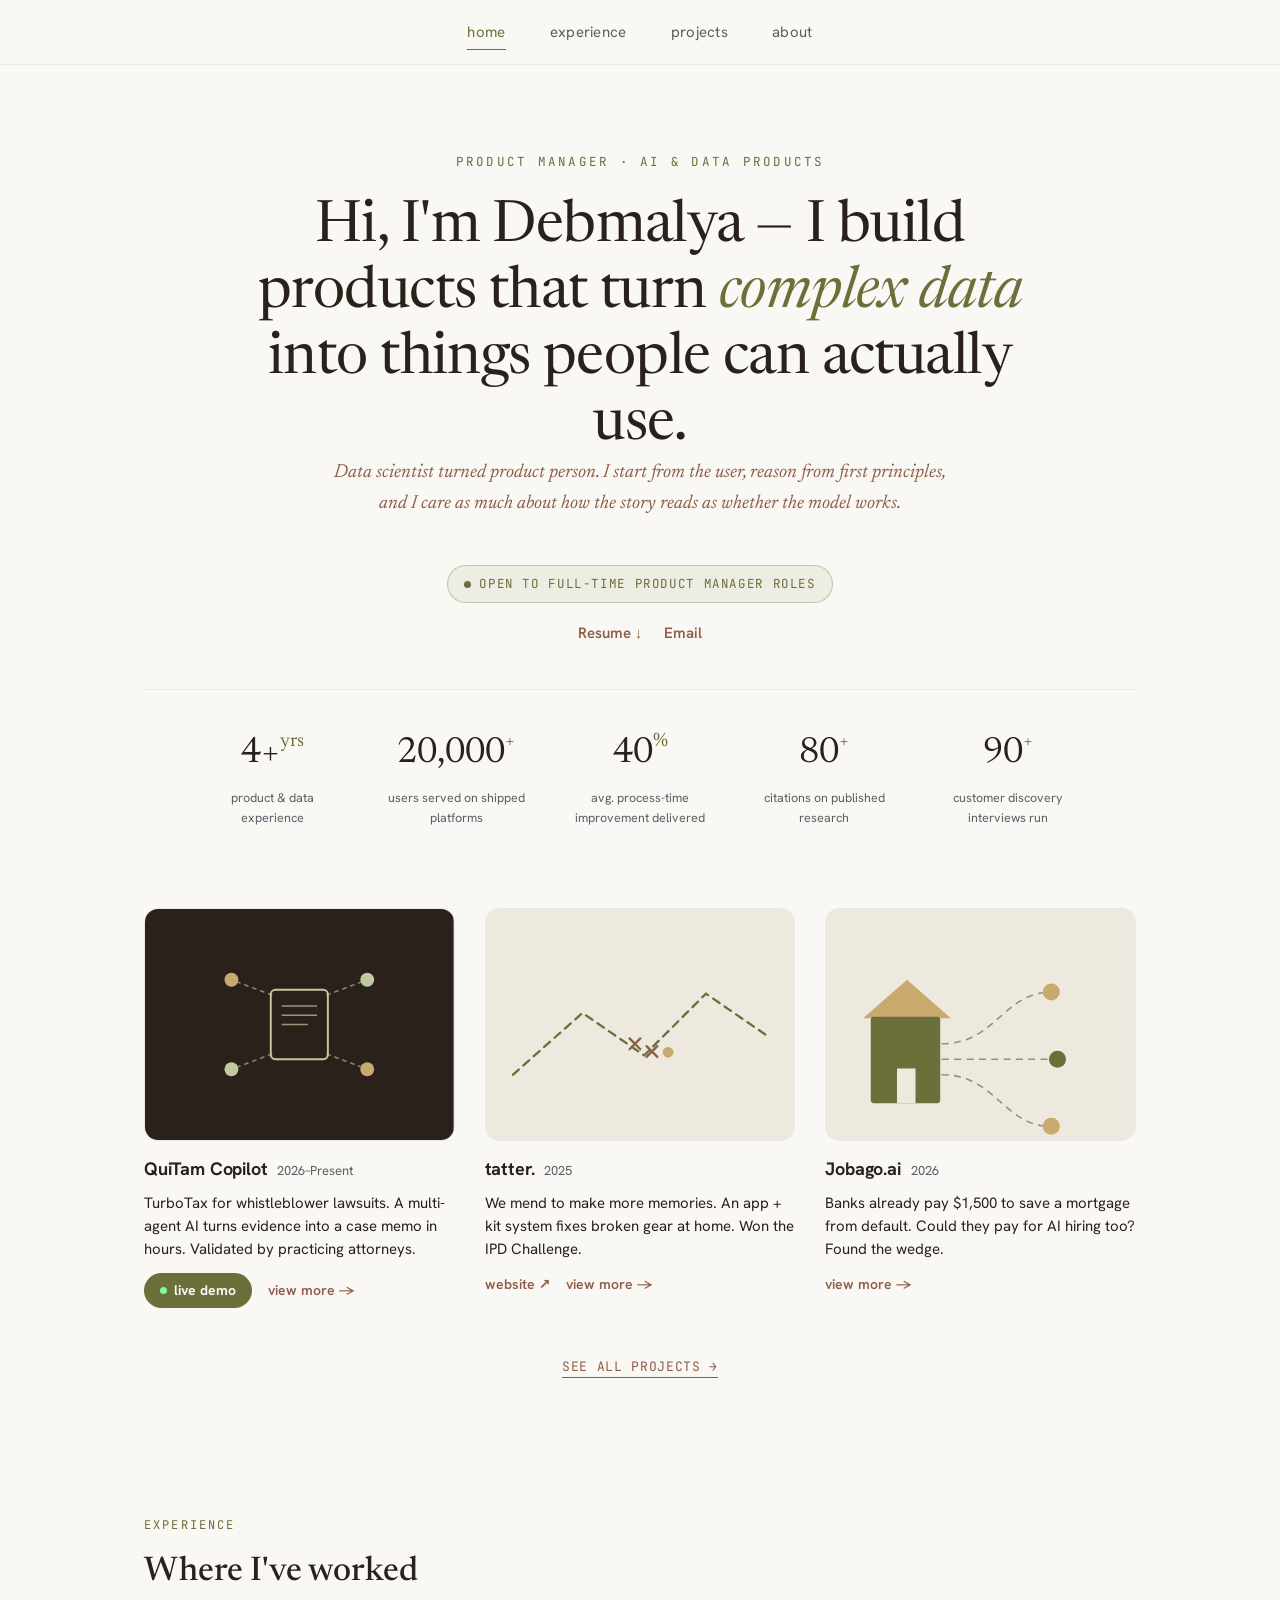
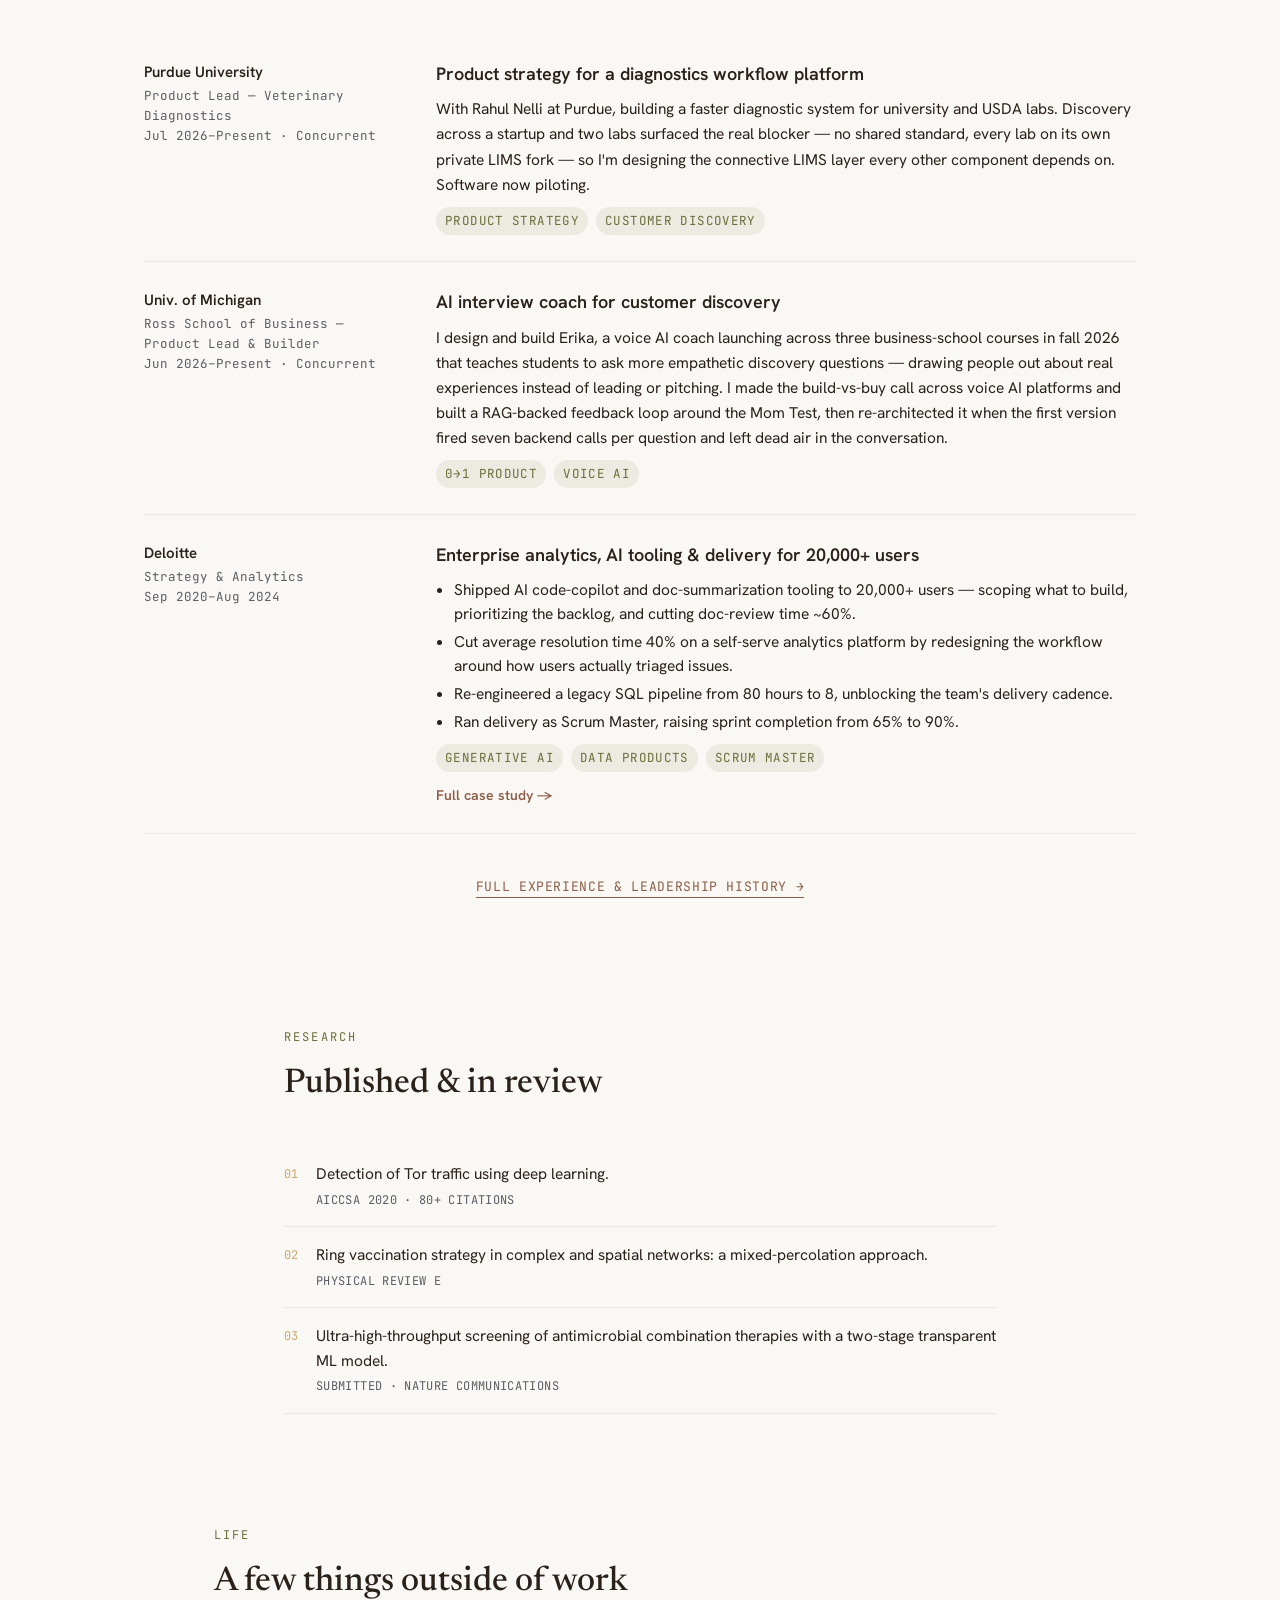
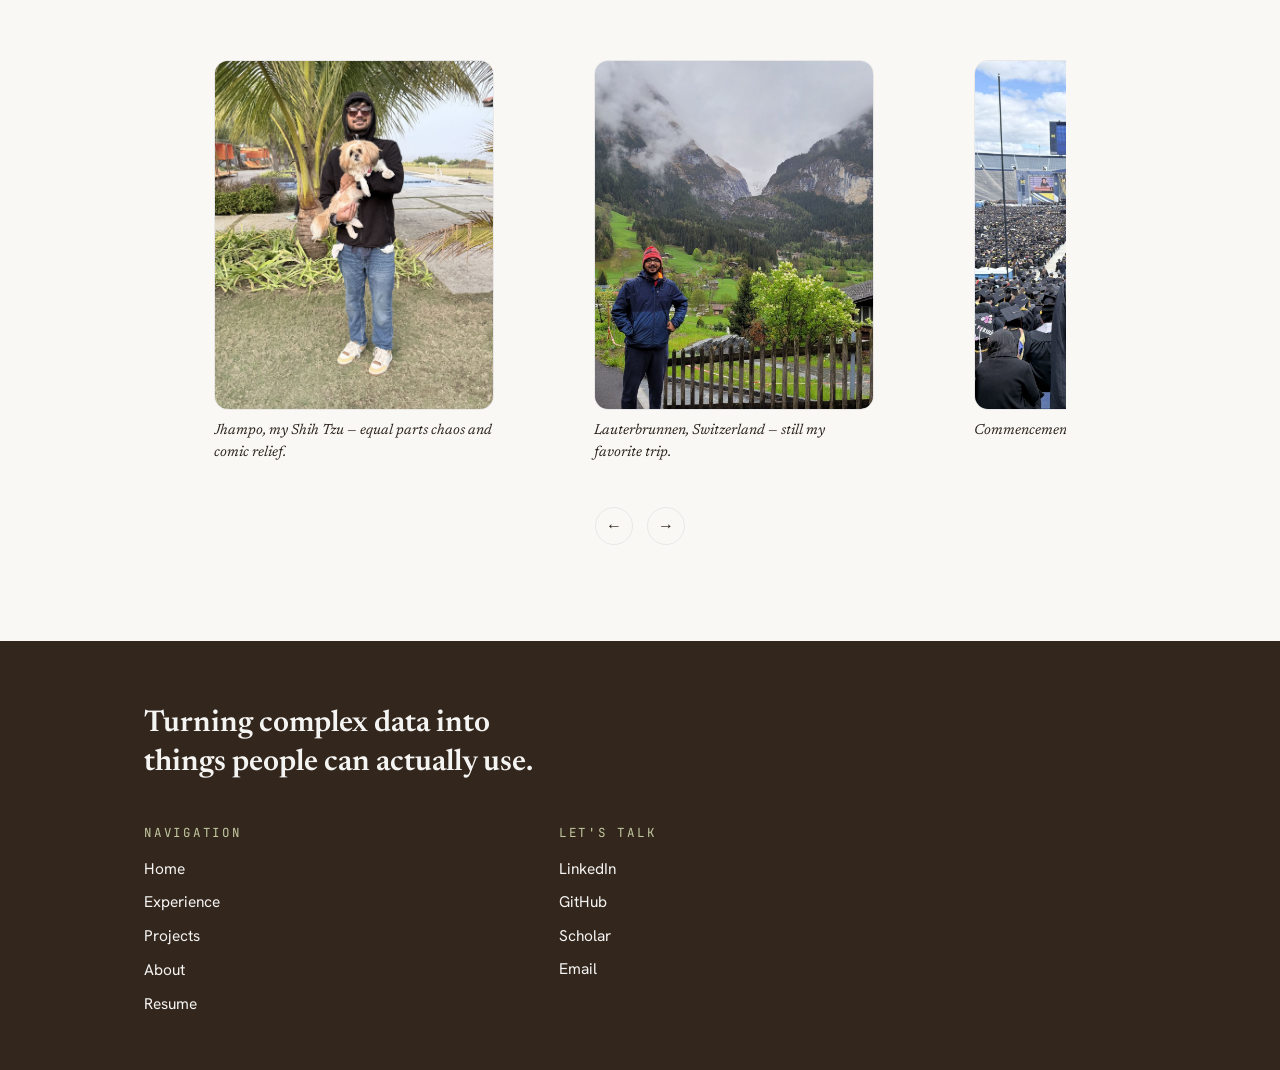
<file: index.html>
<!DOCTYPE html>
<html lang="en">
<head>
<meta charset="UTF-8" />
<meta name="viewport" content="width=device-width, initial-scale=1" />
<title>Debmalya Sarkar — Product Manager</title>
<meta name="description" content="Hi, I'm Debmalya. I build products that turn complex data into things people can actually use." />
<meta name="google-site-verification" content="xEFsIHPftUrc7FskHfVXWu3FPIKXIjwJdTmx8eVKhb8" />
<link rel="preconnect" href="https://fonts.googleapis.com" />
<link rel="preconnect" href="https://fonts.gstatic.com" crossorigin />
<link href="https://fonts.googleapis.com/css2?family=Hanken+Grotesk:wght@400;500;600;700&family=Newsreader:ital,opsz,wght@0,6..72,400;0,6..72,500;0,6..72,700;1,6..72,400&family=JetBrains+Mono:wght@400;500&display=swap" rel="stylesheet" />
<link rel="stylesheet" href="v2-style.css?v=4" />
</head>
<body>

<header class="nav">
  <div class="nav-inner">
    <a href="index.html">home</a>
    <a href="v2-experience.html">experience</a>
    <a href="v2-projects.html">projects</a>
    <a href="v2-about.html">about</a>
  </div>
</header>

<main id="top">

  <div class="hero">
    <div class="wrap">
      <p class="eyebrow">Product Manager · AI &amp; Data Products</p>
      <h1>Hi, I'm Debmalya — I build products that turn <em>complex data</em> into things people can actually use.</h1>
      <p class="sub">Data scientist turned product person. I start from the user, reason from first principles, and I care as much about how the story reads as whether the model works.</p>
      <p class="open-badge"><span class="dot"></span>Open to full-time Product Manager roles</p>
      <div class="hero-actions">
        <a href="Debmalya_Sarkar_Resume_v1.pdf" target="_blank" rel="noopener">Resume ↓</a>
        <button type="button" class="copy-email-btn">Email</button>
      </div>
      <div class="hook-stats">
        <div class="hook-stat"><div class="num">4+<span class="unit">yrs</span></div><div class="lbl">product &amp; data experience</div></div>
        <div class="hook-stat"><div class="num">20,000<span class="unit">+</span></div><div class="lbl">users served on shipped platforms</div></div>
        <div class="hook-stat"><div class="num">40<span class="unit">%</span></div><div class="lbl">avg. process-time improvement delivered</div></div>
        <div class="hook-stat"><div class="num">80<span class="unit">+</span></div><div class="lbl">citations on published research</div></div>
        <div class="hook-stat"><div class="num">90<span class="unit">+</span></div><div class="lbl">customer discovery interviews run</div></div>
      </div>
    </div>
  </div>

  <section id="work" class="projects">
    <div class="wrap">
      <div class="tile-grid">

        <div class="reveal">
          <a class="tile-cover" href="v2-quitam.html">
            <svg viewBox="0 0 400 300" preserveAspectRatio="xMidYMid slice" xmlns="http://www.w3.org/2000/svg" aria-hidden="true">
              <rect width="400" height="300" fill="#2A211B"/>
              <g stroke="#C2C9A1" stroke-width="2" opacity="0.6" stroke-dasharray="6 5">
                <line x1="165" y1="112" x2="112" y2="92"/>
                <line x1="235" y1="112" x2="288" y2="92"/>
                <line x1="165" y1="188" x2="112" y2="208"/>
                <line x1="235" y1="188" x2="288" y2="208"/>
              </g>
              <circle cx="112" cy="92" r="9" fill="#C9A96E"/>
              <circle cx="288" cy="92" r="9" fill="#C2C9A1"/>
              <circle cx="112" cy="208" r="9" fill="#C2C9A1"/>
              <circle cx="288" cy="208" r="9" fill="#C9A96E"/>
              <rect x="163" y="105" width="74" height="90" rx="6" fill="none" stroke="#C2C9A1" stroke-width="2.5"/>
              <line x1="177" y1="126" x2="223" y2="126" stroke="#C2C9A1" stroke-width="2" opacity="0.7"/>
              <line x1="177" y1="138" x2="223" y2="138" stroke="#C2C9A1" stroke-width="2" opacity="0.7"/>
              <line x1="177" y1="150" x2="211" y2="150" stroke="#C2C9A1" stroke-width="2" opacity="0.7"/>
            </svg>
          </a>
          <div class="tile-body">
            <div class="head"><h3>QuiTam Copilot</h3><span class="yr">2026–Present</span></div>
            <p class="hook">TurboTax for whistleblower lawsuits. A multi-agent AI turns evidence into a case memo in hours. Validated by practicing attorneys.</p>
            <div class="tile-links">
              <a class="demo-badge" href="https://jac-2026-juqg.vercel.app/" target="_blank" rel="noopener"><span class="live-dot"></span>live demo</a>
              <a href="v2-quitam.html">view more →</a>
            </div>
          </div>
        </div>

        <div class="reveal">
          <a class="tile-cover" href="v2-tatter.html">
            <svg viewBox="0 0 400 300" preserveAspectRatio="xMidYMid slice" xmlns="http://www.w3.org/2000/svg" aria-hidden="true">
              <rect width="400" height="300" fill="#EDE9DE"/>
              <path d="M35 215 L125 135 L205 190 L285 110 L365 165" fill="none" stroke="#6B6F3A" stroke-width="3" stroke-dasharray="10 8" stroke-linecap="round"/>
              <g stroke="#8C5E48" stroke-width="3" stroke-linecap="round">
                <path d="M186 168 L200 182 M200 168 L186 182"/>
                <path d="M208 178 L222 192 M222 178 L208 192"/>
              </g>
              <circle cx="236" cy="186" r="7" fill="#C9A96E"/>
            </svg>
          </a>
          <div class="tile-body">
            <div class="head"><h3>tatter.</h3><span class="yr">2025</span></div>
            <p class="hook">We mend to make more memories. An app + kit system fixes broken gear at home. Won the IPD Challenge.</p>
            <div class="tile-links">
              <a href="https://tatter.base44.app/Home" target="_blank" rel="noopener">website ↗</a>
              <a href="v2-tatter.html">view more →</a>
            </div>
          </div>
        </div>

        <div class="reveal">
          <a class="tile-cover" href="v2-jobago.html">
            <svg viewBox="0 0 400 300" preserveAspectRatio="xMidYMid slice" xmlns="http://www.w3.org/2000/svg" aria-hidden="true">
              <rect width="400" height="300" fill="#EDE9DE"/>
              <polygon points="105,92 48,142 162,142" fill="#C9A96E"/>
              <rect x="58" y="140" width="90" height="112" rx="4" fill="#6B6F3A"/>
              <rect x="92" y="207" width="24" height="45" fill="#EDE9DE"/>
              <g stroke="#2A211B" stroke-width="2" opacity="0.45" stroke-dasharray="9 7" fill="none">
                <path d="M150 175 C 220 175, 230 108, 292 108"/>
                <path d="M150 195 C 230 195, 260 195, 300 195"/>
                <path d="M150 215 C 220 215, 230 282, 292 282"/>
              </g>
              <circle cx="292" cy="108" r="11" fill="#C9A96E"/>
              <circle cx="300" cy="195" r="11" fill="#6B6F3A"/>
              <circle cx="292" cy="282" r="11" fill="#C9A96E"/>
            </svg>
          </a>
          <div class="tile-body">
            <div class="head"><h3>Jobago.ai</h3><span class="yr">2026</span></div>
            <p class="hook">Banks already pay $1,500 to save a mortgage from default. Could they pay for AI hiring too? Found the wedge.</p>
            <div class="tile-links">
              <a href="v2-jobago.html">view more →</a>
            </div>
          </div>
        </div>

      </div>
      <p style="text-align:center;margin-top:44px;">
        <a href="v2-projects.html#projects-group" style="font-family:'JetBrains Mono',monospace;font-size:13px;letter-spacing:.05em;text-transform:uppercase;color:var(--brown);text-decoration:none;border-bottom:1px solid var(--brown);padding-bottom:2px;">
          See all projects →
        </a>
      </p>
    </div>
  </section>

  <section id="experience">
    <div class="wrap">
      <div class="sec-head reveal"><p class="eyebrow">Experience</p><h2>Where I've worked</h2></div>
      <div class="work-list">

        <div class="work-item reveal">
          <div class="meta"><b>Purdue University</b>Product Lead — Veterinary Diagnostics<br>Jul 2026–Present · Concurrent</div>
          <div>
            <h3>Product strategy for a diagnostics workflow platform</h3>
            <p>With Rahul Nelli at Purdue, building a faster diagnostic system for university and USDA labs. Discovery across a startup and two labs surfaced the real blocker — no shared standard, every lab on its own private LIMS fork — so I'm designing the connective LIMS layer every other component depends on. Software now piloting.</p>
            <div class="tags"><span>Product strategy</span><span>Customer discovery</span></div>
          </div>
        </div>

        <div class="work-item reveal">
          <div class="meta"><b>Univ. of Michigan</b>Ross School of Business — Product Lead &amp; Builder<br>Jun 2026–Present · Concurrent</div>
          <div>
            <h3>AI interview coach for customer discovery</h3>
            <p>I design and build Erika, a voice AI coach launching across three business-school courses in fall 2026 that teaches students to ask more empathetic discovery questions — drawing people out about real experiences instead of leading or pitching. I made the build-vs-buy call across voice AI platforms and built a RAG-backed feedback loop around the Mom Test, then re-architected it when the first version fired seven backend calls per question and left dead air in the conversation.</p>
            <div class="tags"><span>0→1 product</span><span>Voice AI</span></div>
          </div>
        </div>

        <div class="work-item reveal">
          <div class="meta"><b>Deloitte</b>Strategy &amp; Analytics<br>Sep 2020–Aug 2024</div>
          <div>
            <h3>Enterprise analytics, AI tooling &amp; delivery for 20,000+ users</h3>
            <ul>
              <li>Shipped AI code-copilot and doc-summarization tooling to 20,000+ users — scoping what to build, prioritizing the backlog, and cutting doc-review time ~60%.</li>
              <li>Cut average resolution time 40% on a self-serve analytics platform by redesigning the workflow around how users actually triaged issues.</li>
              <li>Re-engineered a legacy SQL pipeline from 80 hours to 8, unblocking the team's delivery cadence.</li>
              <li>Ran delivery as Scrum Master, raising sprint completion from 65% to 90%.</li>
            </ul>
            <div class="tags"><span>Generative AI</span><span>Data products</span><span>Scrum Master</span></div>
            <p style="margin-top:10px;"><a href="v2-deloitte.html" style="font-size:14px;font-weight:600;color:var(--brown);text-decoration:none;text-underline-offset:4px;">Full case study →</a></p>
          </div>
        </div>

      </div>
      <p style="text-align:center;margin-top:38px;">
        <a href="v2-experience.html" style="font-family:'JetBrains Mono',monospace;font-size:13px;letter-spacing:.05em;text-transform:uppercase;color:var(--brown);text-decoration:none;border-bottom:1px solid var(--brown);padding-bottom:2px;">
          Full experience &amp; leadership history →
        </a>
      </p>
    </div>
  </section>

  <section id="research">
    <div class="wrap-read">
      <div class="sec-head reveal"><p class="eyebrow">Research</p><h2>Published &amp; in review</h2></div>
      <div class="pubs reveal">
        <div class="pub"><span class="ix mono">01</span><p>Detection of Tor traffic using deep learning.<span class="venue">AICCSA 2020 · 80+ citations</span></p></div>
        <div class="pub"><span class="ix mono">02</span><p>Ring vaccination strategy in complex and spatial networks: a mixed-percolation approach.<span class="venue">Physical Review E</span></p></div>
        <div class="pub"><span class="ix mono">03</span><p>Ultra-high-throughput screening of antimicrobial combination therapies with a two-stage transparent ML model.<span class="venue">Submitted · Nature Communications</span></p></div>
      </div>
    </div>
  </section>

  <section id="life">
    <div class="wrap-mid">
      <div class="sec-head reveal"><p class="eyebrow">Life</p><h2>A few things outside of work</h2></div>
      <div class="life-strip reveal">
        <div class="life-strip-track" id="lifeStripTrack">
          <figure class="life-strip-card">
            <div class="life-strip-media"><img src="images/life/jhampo.jpg" alt="Debmalya holding his Shih Tzu, Jhampo" /></div>
            <figcaption>Jhampo, my Shih Tzu — equal parts chaos and comic relief.</figcaption>
          </figure>
          <figure class="life-strip-card">
            <div class="life-strip-media"><img src="images/life/switzerland.jpg" alt="Debmalya in Lauterbrunnen, Switzerland" /></div>
            <figcaption>Lauterbrunnen, Switzerland — still my favorite trip.</figcaption>
          </figure>
          <figure class="life-strip-card">
            <div class="life-strip-media"><img src="images/life/graduation.jpg" alt="Debmalya at University of Michigan commencement in Michigan Stadium" /></div>
            <figcaption>Commencement at Michigan Stadium.</figcaption>
          </figure>
          <figure class="life-strip-card">
            <div class="life-strip-media"><img src="images/life/manipal.jpg" alt="Sunrise over Manipal campus" /></div>
            <figcaption>Sunrise over Manipal, my undergrad alma mater.</figcaption>
          </figure>
          <figure class="life-strip-card">
            <div class="life-strip-media"><img src="images/life/sistine.jpg" alt="The Sistine Chapel ceiling in Vatican City" /></div>
            <figcaption>The Sistine Chapel — I could stare at this for hours.</figcaption>
          </figure>
        </div>
        <div class="life-strip-nav">
          <button type="button" id="lifePrev" aria-label="Previous photo">←</button>
          <button type="button" id="lifeNext" aria-label="Next photo">→</button>
        </div>
      </div>
    </div>
  </section>

</main>

<footer class="site" id="contact">
  <div class="wrap">
    <p class="tagline">Turning complex data into things people can actually use.</p>
    <div class="footer-grid">
      <div class="footer-col">
        <p class="label">Navigation</p>
        <a href="index.html">Home</a>
        <a href="v2-experience.html">Experience</a>
        <a href="v2-projects.html">Projects</a>
        <a href="v2-about.html">About</a>
        <a href="Debmalya_Sarkar_Resume_v1.pdf" target="_blank" rel="noopener">Resume</a>
      </div>
      <div class="footer-col">
        <p class="label">Let's Talk</p>
        <a href="https://www.linkedin.com/in/debmalya-sarkar/" target="_blank" rel="noopener">LinkedIn</a>
        <a href="https://github.com/debssM" target="_blank" rel="noopener">GitHub</a>
        <a href="https://scholar.google.com/citations?user=kAcK5e4AAAAJ&hl=en" target="_blank" rel="noopener">Scholar</a>
        <button type="button" class="copy-email-btn">Email</button>
      </div>
    </div>
  </div>
</footer>

<script src="v2-common.js?v=3"></script>
</body>
</html>
</file>
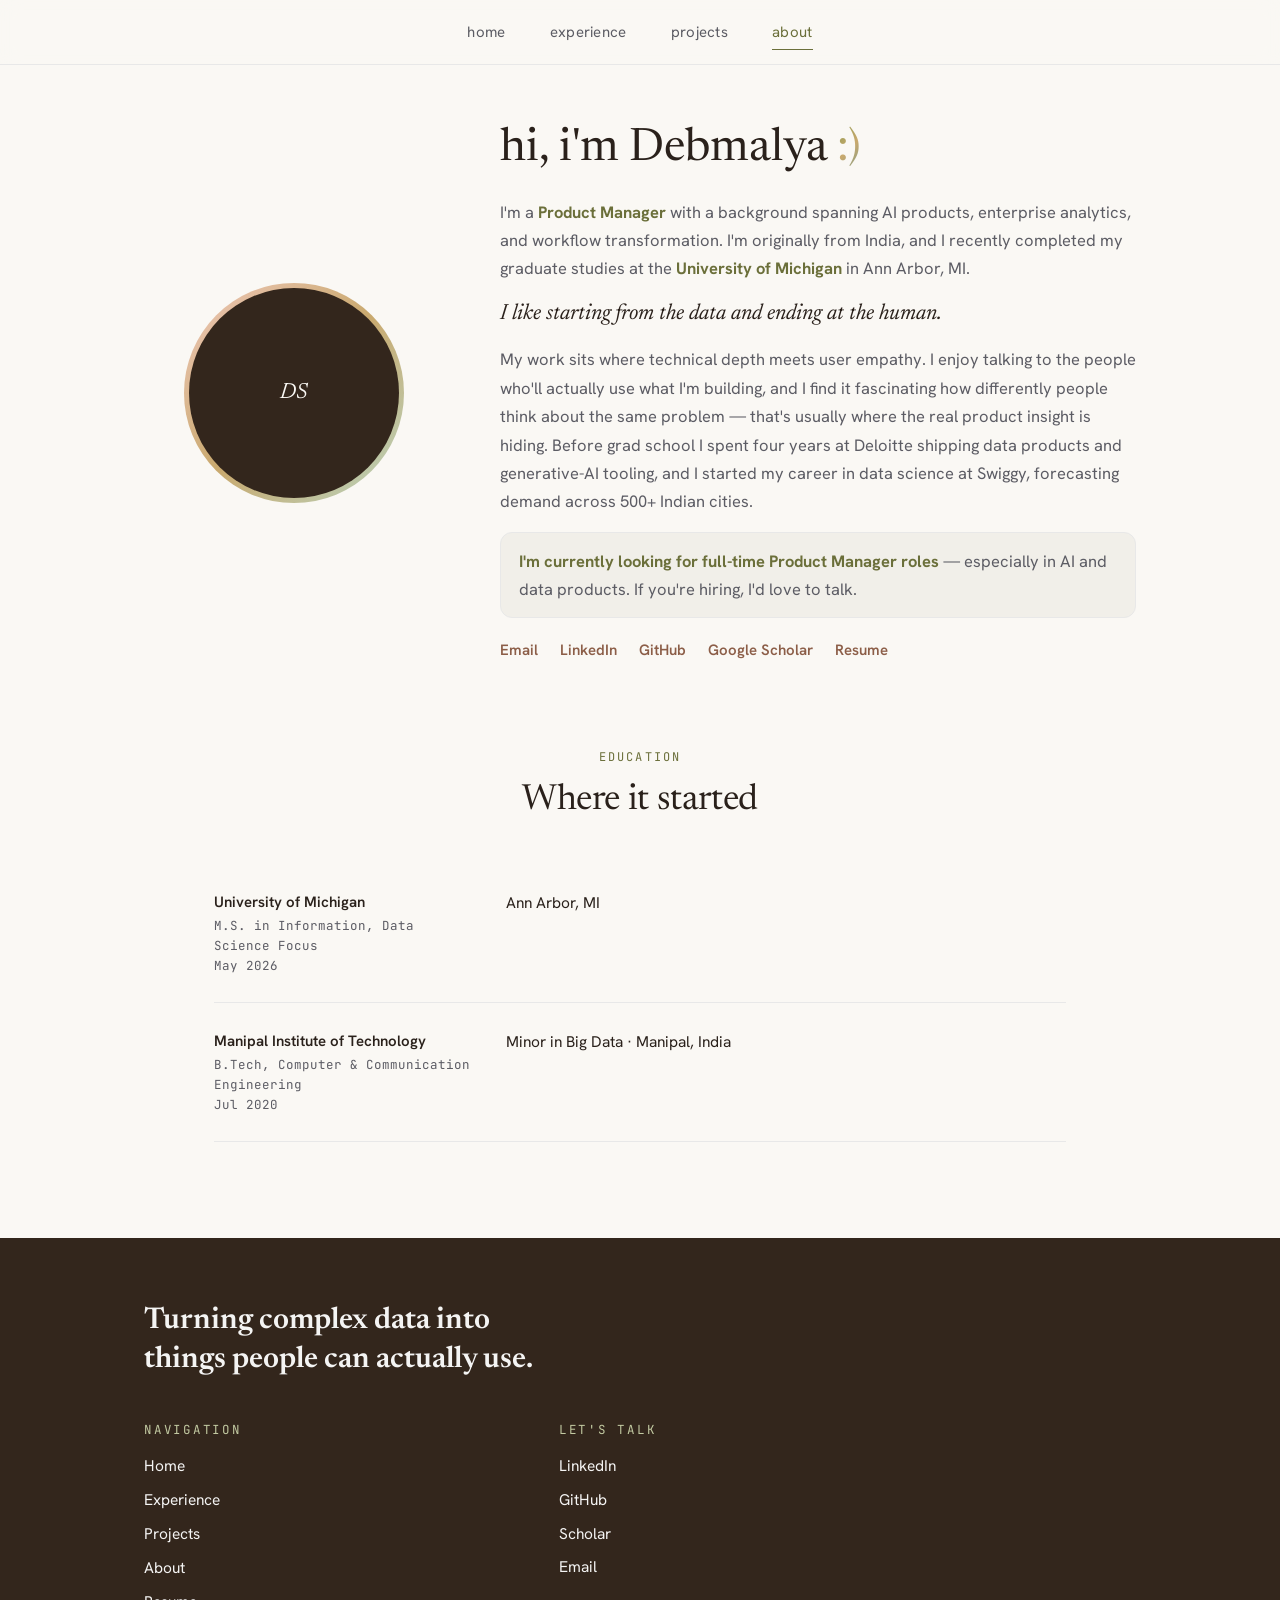
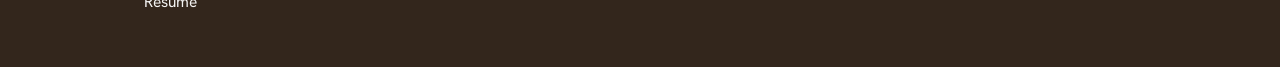
<file: v2-about.html>
<!DOCTYPE html>
<html lang="en">
<head>
<meta charset="UTF-8" />
<meta name="viewport" content="width=device-width, initial-scale=1" />
<title>Debmalya Sarkar — About</title>
<meta name="description" content="Hi, I'm Debmalya. I make complex data into things people can actually use." />
<link rel="preconnect" href="https://fonts.googleapis.com" />
<link rel="preconnect" href="https://fonts.gstatic.com" crossorigin />
<link href="https://fonts.googleapis.com/css2?family=Hanken+Grotesk:wght@400;500;600;700&family=Newsreader:ital,opsz,wght@0,6..72,400;0,6..72,500;0,6..72,700;1,6..72,400&family=JetBrains+Mono:wght@400;500&display=swap" rel="stylesheet" />
<link rel="stylesheet" href="v2-style.css?v=4" />
</head>
<body>

<header class="nav">
  <div class="nav-inner">
    <a href="index.html">home</a>
    <a href="v2-experience.html">experience</a>
    <a href="v2-projects.html">projects</a>
    <a href="v2-about.html">about</a>
  </div>
</header>

<main>
  <div class="wrap">
    <div class="about-layout">
      <div class="reveal">
        <div class="about-avatar">
          <div class="about-avatar-inner">DS</div>
        </div>
      </div>
      <div class="reveal">
        <h1 class="about-greeting">hi, i'm Debmalya <span class="gradient">:)</span></h1>
        <div class="about-body">
          <p>I'm a <strong style="color:var(--accent);">Product Manager</strong> with a background spanning AI products, enterprise analytics, and workflow transformation. I'm originally from India, and I recently completed my graduate studies at the <strong style="color:var(--accent);">University of Michigan</strong> in Ann Arbor, MI.</p>
          <p class="standout">I like starting from the data and ending at the human.</p>
          <p>My work sits where technical depth meets user empathy. I enjoy talking to the people who'll actually use what I'm building, and I find it fascinating how differently people think about the same problem — that's usually where the real product insight is hiding. Before grad school I spent four years at Deloitte shipping data products and generative-AI tooling, and I started my career in data science at Swiggy, forecasting demand across 500+ Indian cities.</p>
          <p style="padding:14px 18px;border:1px solid var(--hairline);border-radius:12px;background:color-mix(in srgb,var(--accent) 6%,transparent);"><strong style="color:var(--accent);">I'm currently looking for full-time Product Manager roles</strong> — especially in AI and data products. If you're hiring, I'd love to talk.</p>
        </div>
        <div class="about-links">
          <a href="mailto:debss@umich.edu">Email</a>
          <a href="https://www.linkedin.com/in/debmalya-sarkar/" target="_blank" rel="noopener">LinkedIn</a>
          <a href="https://github.com/debssM" target="_blank" rel="noopener">GitHub</a>
          <a href="https://scholar.google.com/citations?user=kAcK5e4AAAAJ&hl=en" target="_blank" rel="noopener">Google Scholar</a>
          <a href="Debmalya_Sarkar_Resume_v1.pdf" target="_blank" rel="noopener">Resume</a>
        </div>
      </div>
    </div>
  </div>

  <section>
    <div class="wrap-mid">
      <div class="sec-head reveal center-head" style="margin:0 auto 40px;">
        <p class="eyebrow" style="text-align:center;">Education</p>
        <h2>Where it started</h2>
      </div>
      <div class="work-list reveal">
        <div class="work-item">
          <div class="meta"><b>University of Michigan</b>M.S. in Information, Data Science Focus<br>May 2026</div>
          <div><p>Ann Arbor, MI</p></div>
        </div>
        <div class="work-item">
          <div class="meta"><b>Manipal Institute of Technology</b>B.Tech, Computer &amp; Communication Engineering<br>Jul 2020</div>
          <div><p>Minor in Big Data · Manipal, India</p></div>
        </div>
      </div>
    </div>
  </section>
</main>

<footer class="site" id="contact">
  <div class="wrap">
    <p class="tagline">Turning complex data into things people can actually use.</p>
    <div class="footer-grid">
      <div class="footer-col">
        <p class="label">Navigation</p>
        <a href="index.html">Home</a>
        <a href="v2-experience.html">Experience</a>
        <a href="v2-projects.html">Projects</a>
        <a href="v2-about.html">About</a>
        <a href="Debmalya_Sarkar_Resume_v1.pdf" target="_blank" rel="noopener">Resume</a>
      </div>
      <div class="footer-col">
        <p class="label">Let's Talk</p>
        <a href="https://www.linkedin.com/in/debmalya-sarkar/" target="_blank" rel="noopener">LinkedIn</a>
        <a href="https://github.com/debssM" target="_blank" rel="noopener">GitHub</a>
        <a href="https://scholar.google.com/citations?user=kAcK5e4AAAAJ&hl=en" target="_blank" rel="noopener">Scholar</a>
        <button type="button" class="copy-email-btn">Email</button>
      </div>
    </div>
  </div>
</footer>

<script src="v2-common.js?v=3"></script>
</body>
</html>
</file>
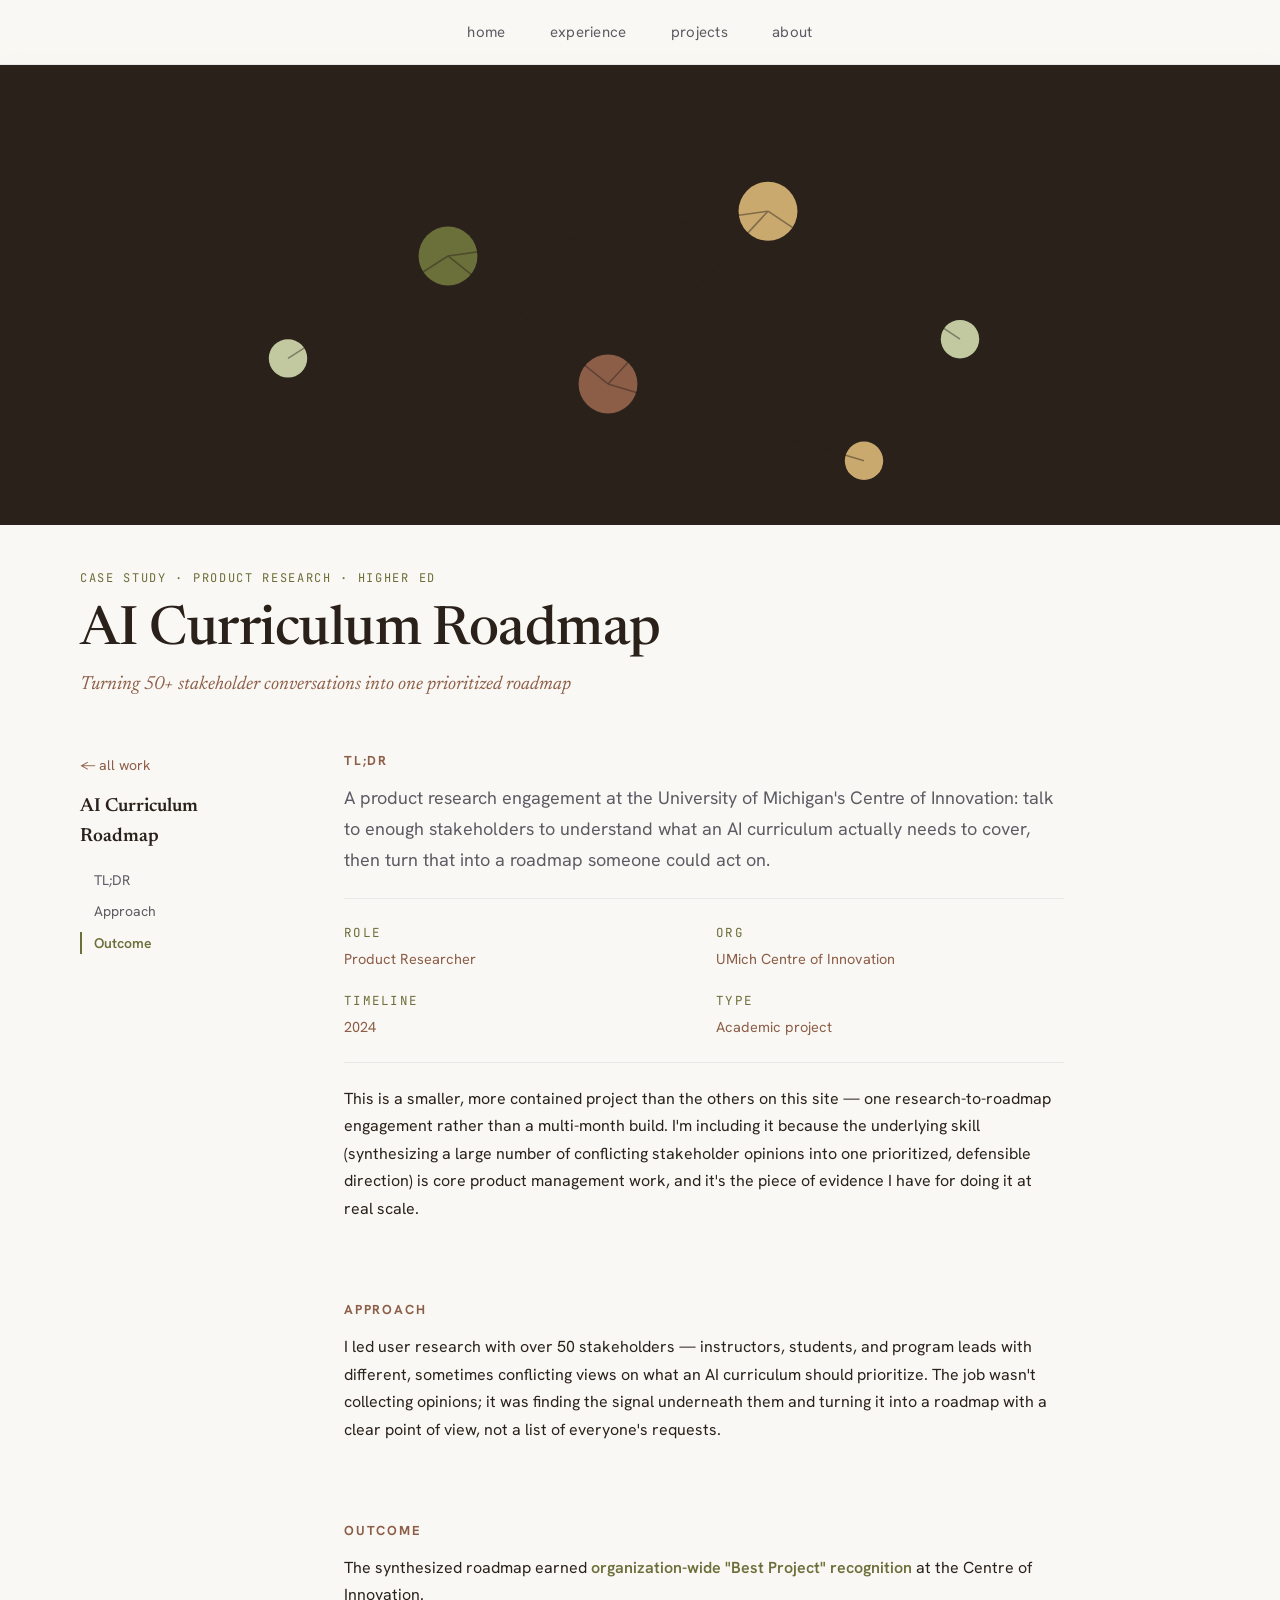
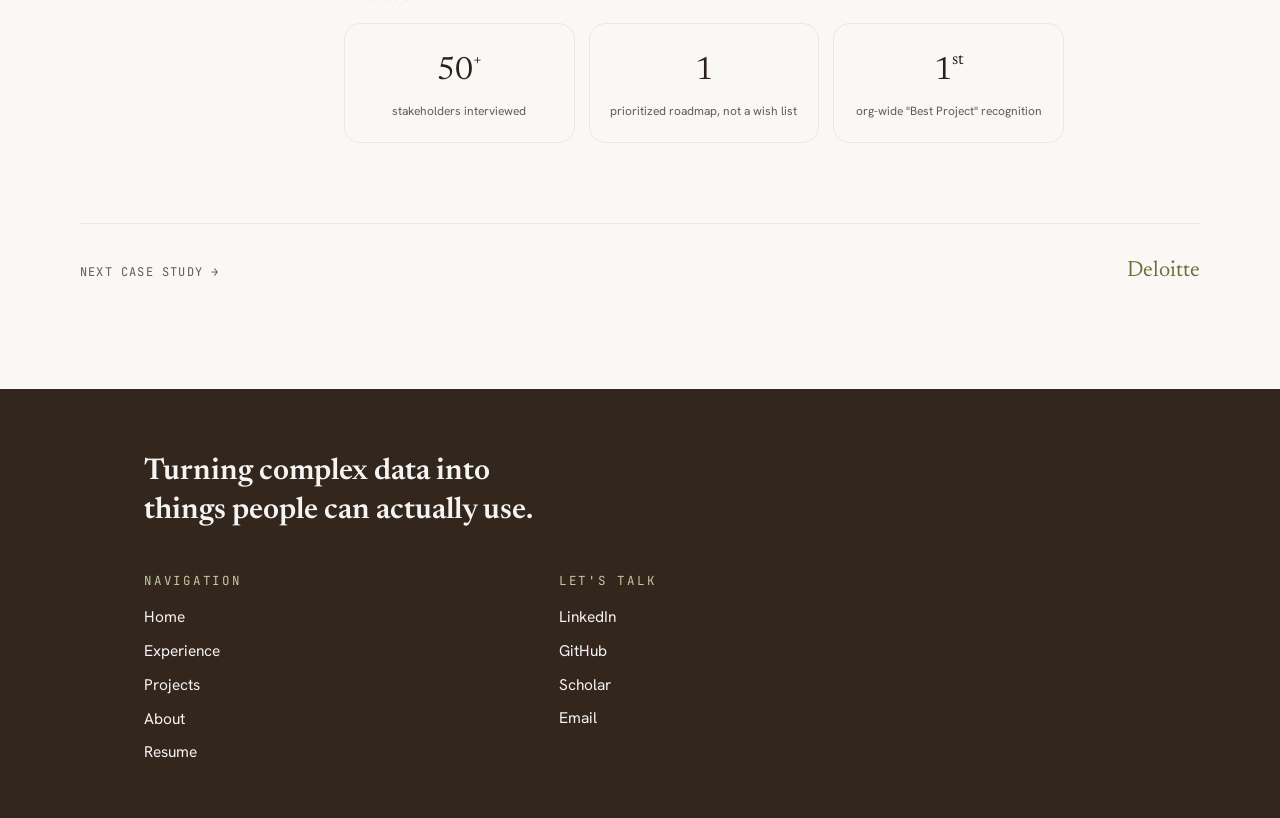
<file: v2-ai-curriculum.html>
<!DOCTYPE html>
<html lang="en">
<head>
<meta charset="UTF-8" />
<meta name="viewport" content="width=device-width, initial-scale=1" />
<title>AI Curriculum Roadmap — Debmalya Sarkar</title>
<meta name="description" content="Synthesizing 50+ stakeholder conversations into a prioritized AI curriculum roadmap at the University of Michigan's Centre of Innovation." />
<link rel="preconnect" href="https://fonts.googleapis.com" />
<link rel="preconnect" href="https://fonts.gstatic.com" crossorigin />
<link href="https://fonts.googleapis.com/css2?family=Hanken+Grotesk:wght@400;500;600;700&family=Newsreader:ital,opsz,wght@0,6..72,400;0,6..72,500;0,6..72,700;1,6..72,400&family=JetBrains+Mono:wght@400;500&display=swap" rel="stylesheet" />
<link rel="stylesheet" href="v2-style.css?v=4" />
</head>
<body>

<header class="nav">
  <div class="nav-inner">
    <a href="index.html">home</a>
    <a href="v2-experience.html">experience</a>
    <a href="v2-projects.html">projects</a>
    <a href="v2-about.html">about</a>
  </div>
</header>

<main>
  <div class="cs-hero-media">
    <svg viewBox="0 0 2000 720" preserveAspectRatio="xMidYMid slice" xmlns="http://www.w3.org/2000/svg" aria-hidden="true">
      <rect width="2000" height="720" fill="#2A211B"/>
      <circle cx="700" cy="300" r="46" fill="#6B6F3A"/><circle cx="1200" cy="230" r="46" fill="#C9A96E"/><circle cx="950" cy="500" r="46" fill="#8C5E48"/>
      <circle cx="450" cy="460" r="30" fill="#C2C9A1"/><circle cx="1500" cy="430" r="30" fill="#C2C9A1"/><circle cx="1350" cy="620" r="30" fill="#C9A96E"/>
      <g stroke="#2A211B" stroke-width="2.5" opacity="0.45">
        <line x1="700" y1="300" x2="1200" y2="230"/><line x1="700" y1="300" x2="950" y2="500"/>
        <line x1="1200" y1="230" x2="950" y2="500"/><line x1="450" y1="460" x2="700" y2="300"/>
        <line x1="1500" y1="430" x2="1200" y2="230"/><line x1="950" y1="500" x2="1350" y2="620"/>
      </g>
    </svg>
  </div>

  <div class="wrap cs-head">
    <p class="cat reveal">Case study · Product research · Higher Ed</p>
    <h1 class="reveal">AI Curriculum Roadmap</h1>
    <p class="sub reveal">Turning 50+ stakeholder conversations into one prioritized roadmap</p>
  </div>

  <div class="wrap cs-layout">
    <aside class="cs-sidebar">
      <div class="cs-sidebar-inner">
        <a class="cs-back" href="v2-projects.html#projects-group">← all work</a>
        <h2 class="cs-side-title">AI Curriculum Roadmap</h2>
        <nav class="cs-spy">
          <a href="#tldr" class="active">TL;DR</a>
          <a href="#approach">Approach</a>
          <a href="#impact">Outcome</a>
        </nav>
      </div>
    </aside>

    <div class="cs-content">

      <section id="tldr" class="cs-section reveal">
        <h2 class="eyebrow">TL;DR</h2>
        <p class="cs-lede">A product research engagement at the University of Michigan's Centre of Innovation: talk to enough stakeholders to understand what an AI curriculum actually needs to cover, then turn that into a roadmap someone could act on.</p>
        <dl class="cs-meta">
          <div><dt>Role</dt><dd>Product Researcher</dd></div>
          <div><dt>Org</dt><dd>UMich Centre of Innovation</dd></div>
          <div><dt>Timeline</dt><dd>2024</dd></div>
          <div><dt>Type</dt><dd>Academic project</dd></div>
        </dl>
        <div class="cs-prose">
          <p>This is a smaller, more contained project than the others on this site — one research-to-roadmap engagement rather than a multi-month build. I'm including it because the underlying skill (synthesizing a large number of conflicting stakeholder opinions into one prioritized, defensible direction) is core product management work, and it's the piece of evidence I have for doing it at real scale.</p>
        </div>
      </section>

      <section id="approach" class="cs-section reveal">
        <h2 class="eyebrow">Approach</h2>
        <div class="cs-prose">
          <p>I led user research with over 50 stakeholders — instructors, students, and program leads with different, sometimes conflicting views on what an AI curriculum should prioritize. The job wasn't collecting opinions; it was finding the signal underneath them and turning it into a roadmap with a clear point of view, not a list of everyone's requests.</p>
        </div>
      </section>

      <section id="impact" class="cs-section reveal">
        <h2 class="eyebrow">Outcome</h2>
        <div class="cs-prose">
          <p>The synthesized roadmap earned <strong>organization-wide "Best Project" recognition</strong> at the Centre of Innovation.</p>
        </div>
        <div class="cs-stats">
          <div class="cs-stat"><div class="num">50<span class="unit">+</span></div><div class="lbl">stakeholders interviewed</div></div>
          <div class="cs-stat"><div class="num">1</div><div class="lbl">prioritized roadmap, not a wish list</div></div>
          <div class="cs-stat"><div class="num">1<span class="unit">st</span></div><div class="lbl">org-wide "Best Project" recognition</div></div>
        </div>
      </section>

    </div>
  </div>

  <div class="wrap cs-next">
    <a href="v2-deloitte.html">
      <span class="lbl">Next case study →</span>
      <span class="ttl">Deloitte</span>
    </a>
  </div>
</main>

<footer class="site" id="contact">
  <div class="wrap">
    <p class="tagline">Turning complex data into things people can actually use.</p>
    <div class="footer-grid">
      <div class="footer-col">
        <p class="label">Navigation</p>
        <a href="index.html">Home</a>
        <a href="v2-experience.html">Experience</a>
        <a href="v2-projects.html">Projects</a>
        <a href="v2-about.html">About</a>
        <a href="Debmalya_Sarkar_Resume_v1.pdf" target="_blank" rel="noopener">Resume</a>
      </div>
      <div class="footer-col">
        <p class="label">Let's Talk</p>
        <a href="https://www.linkedin.com/in/debmalya-sarkar/" target="_blank" rel="noopener">LinkedIn</a>
        <a href="https://github.com/debssM" target="_blank" rel="noopener">GitHub</a>
        <a href="https://scholar.google.com/citations?user=kAcK5e4AAAAJ&hl=en" target="_blank" rel="noopener">Scholar</a>
        <button type="button" class="copy-email-btn">Email</button>
      </div>
    </div>
  </div>
</footer>

<script src="v2-common.js?v=3"></script>
</body>
</html>
</file>
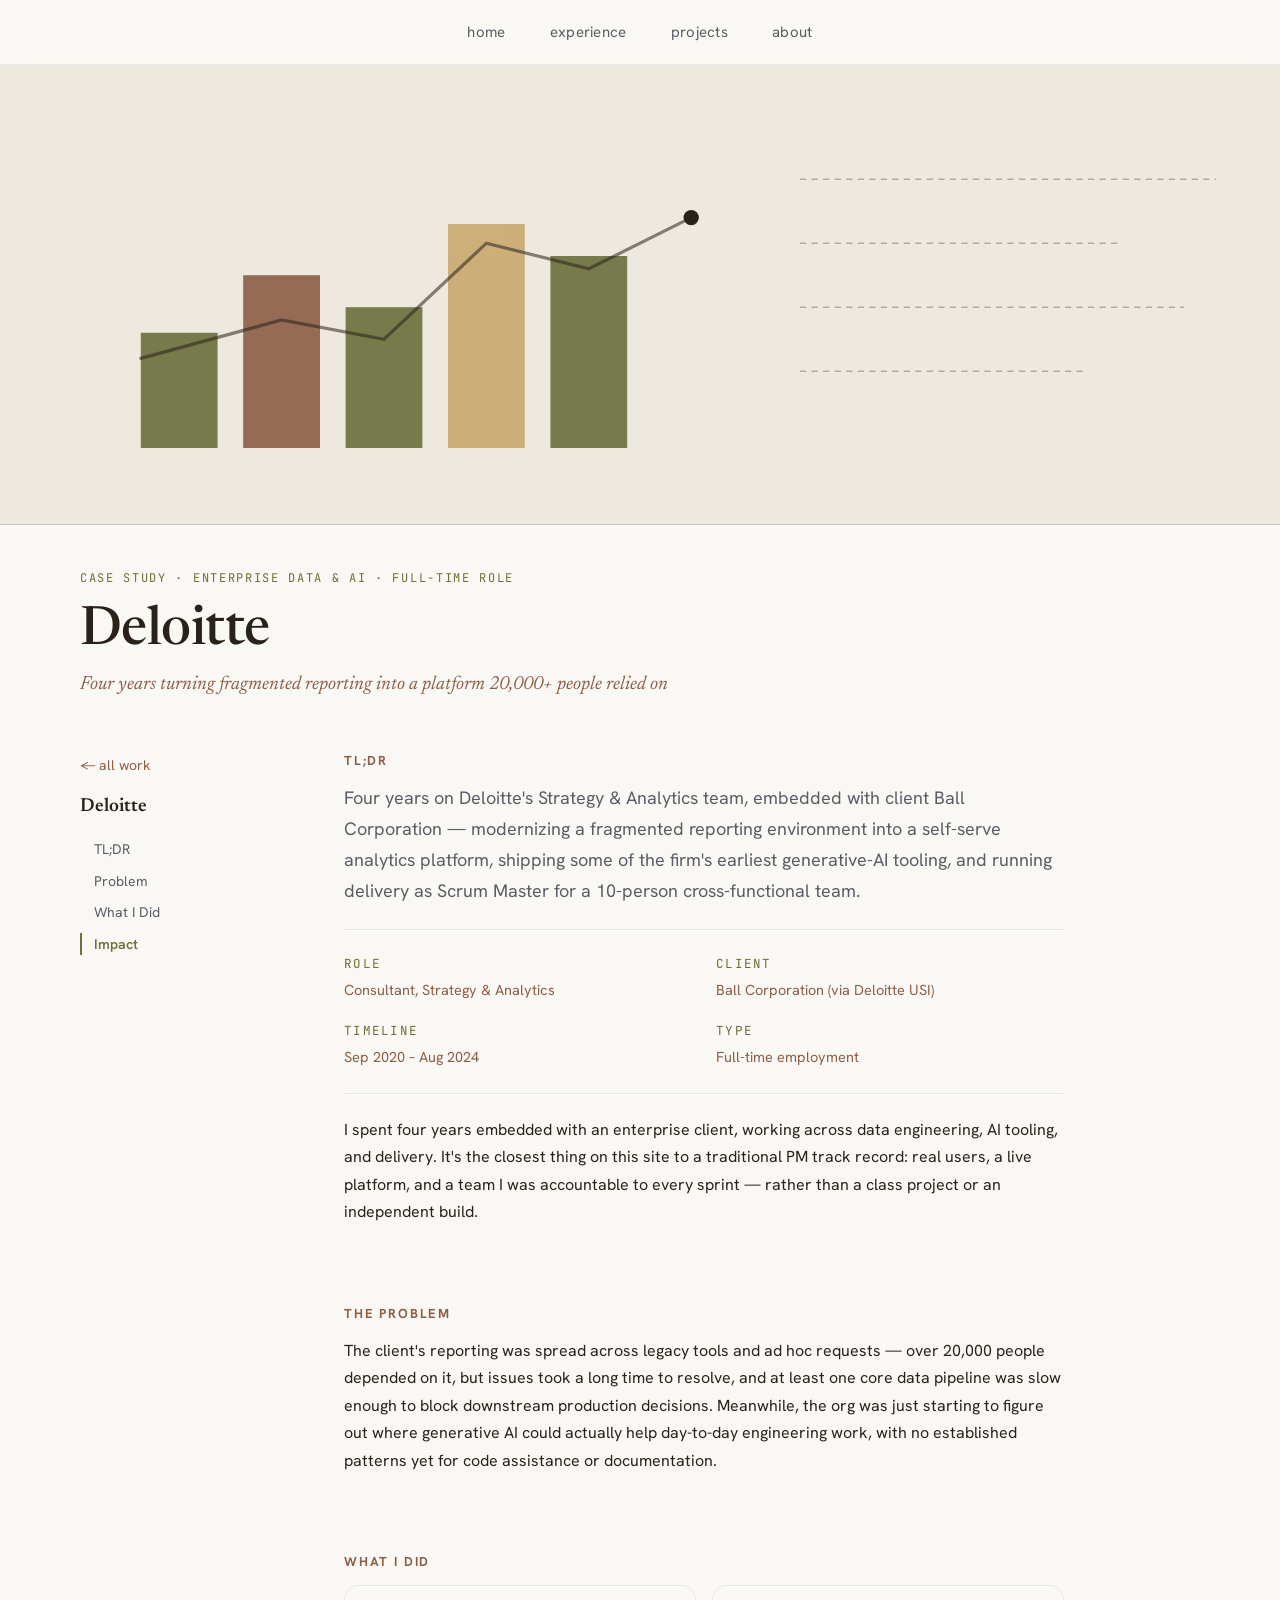
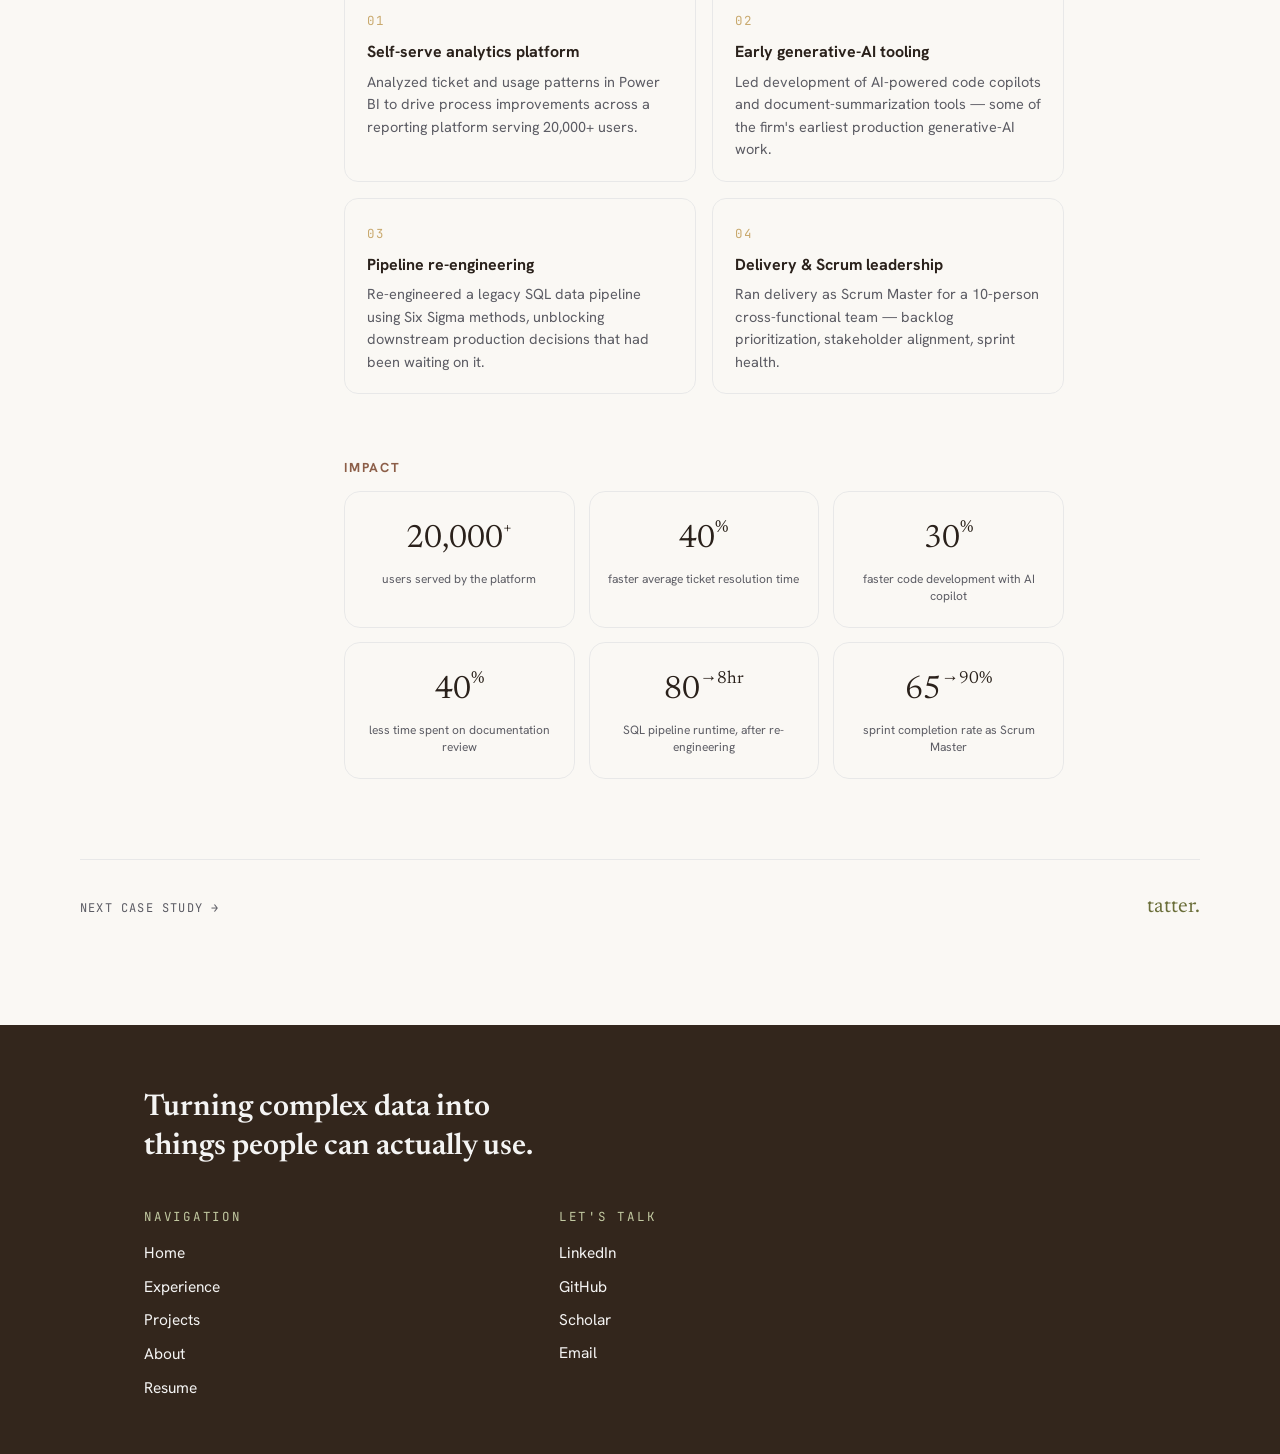
<file: v2-deloitte.html>
<!DOCTYPE html>
<html lang="en">
<head>
<meta charset="UTF-8" />
<meta name="viewport" content="width=device-width, initial-scale=1" />
<title>Deloitte — Debmalya Sarkar</title>
<meta name="description" content="Four years on Deloitte's Strategy & Analytics team, modernizing enterprise reporting and shipping early generative-AI tooling." />
<link rel="preconnect" href="https://fonts.googleapis.com" />
<link rel="preconnect" href="https://fonts.gstatic.com" crossorigin />
<link href="https://fonts.googleapis.com/css2?family=Hanken+Grotesk:wght@400;500;600;700&family=Newsreader:ital,opsz,wght@0,6..72,400;0,6..72,500;0,6..72,700;1,6..72,400&family=JetBrains+Mono:wght@400;500&display=swap" rel="stylesheet" />
<link rel="stylesheet" href="v2-style.css?v=4" />
</head>
<body>

<header class="nav">
  <div class="nav-inner">
    <a href="index.html">home</a>
    <a href="v2-experience.html">experience</a>
    <a href="v2-projects.html">projects</a>
    <a href="v2-about.html">about</a>
  </div>
</header>

<main>
  <div class="cs-hero-media">
    <svg viewBox="0 0 2000 720" preserveAspectRatio="xMidYMid slice" xmlns="http://www.w3.org/2000/svg" aria-hidden="true">
      <rect width="2000" height="720" fill="#EDE9DE"/>
      <g opacity="0.9">
        <rect x="220" y="420" width="120" height="180" fill="#6B6F3A"/>
        <rect x="380" y="330" width="120" height="270" fill="#8C5E48"/>
        <rect x="540" y="380" width="120" height="220" fill="#6B6F3A"/>
        <rect x="700" y="250" width="120" height="350" fill="#C9A96E"/>
        <rect x="860" y="300" width="120" height="300" fill="#6B6F3A"/>
      </g>
      <path d="M220 460 L440 400 L600 430 L760 280 L920 320 L1080 240" fill="none" stroke="#2A211B" stroke-width="5" stroke-linecap="round" opacity="0.55"/>
      <circle cx="1080" cy="240" r="12" fill="#2A211B"/>
      <g stroke="#2A211B" stroke-width="2.5" opacity="0.3" stroke-dasharray="10 8">
        <line x1="1250" y1="180" x2="1900" y2="180"/>
        <line x1="1250" y1="280" x2="1750" y2="280"/>
        <line x1="1250" y1="380" x2="1850" y2="380"/>
        <line x1="1250" y1="480" x2="1700" y2="480"/>
      </g>
    </svg>
  </div>

  <div class="wrap cs-head">
    <p class="cat reveal">Case study · Enterprise data &amp; AI · Full-time role</p>
    <h1 class="reveal">Deloitte</h1>
    <p class="sub reveal">Four years turning fragmented reporting into a platform 20,000+ people relied on</p>
  </div>

  <div class="wrap cs-layout">
    <aside class="cs-sidebar">
      <div class="cs-sidebar-inner">
        <a class="cs-back" href="v2-experience.html">← all work</a>
        <h2 class="cs-side-title">Deloitte</h2>
        <nav class="cs-spy">
          <a href="#tldr" class="active">TL;DR</a>
          <a href="#problem">Problem</a>
          <a href="#solution">What I Did</a>
          <a href="#impact">Impact</a>
        </nav>
      </div>
    </aside>

    <div class="cs-content">

      <section id="tldr" class="cs-section reveal">
        <h2 class="eyebrow">TL;DR</h2>
        <p class="cs-lede">Four years on Deloitte's Strategy &amp; Analytics team, embedded with client Ball Corporation — modernizing a fragmented reporting environment into a self-serve analytics platform, shipping some of the firm's earliest generative-AI tooling, and running delivery as Scrum Master for a 10-person cross-functional team.</p>
        <dl class="cs-meta">
          <div><dt>Role</dt><dd>Consultant, Strategy &amp; Analytics</dd></div>
          <div><dt>Client</dt><dd>Ball Corporation (via Deloitte USI)</dd></div>
          <div><dt>Timeline</dt><dd>Sep 2020 – Aug 2024</dd></div>
          <div><dt>Type</dt><dd>Full-time employment</dd></div>
        </dl>
        <div class="cs-prose">
          <p>I spent four years embedded with an enterprise client, working across data engineering, AI tooling, and delivery. It's the closest thing on this site to a traditional PM track record: real users, a live platform, and a team I was accountable to every sprint — rather than a class project or an independent build.</p>
        </div>
      </section>

      <section id="problem" class="cs-section reveal">
        <h2 class="eyebrow">The Problem</h2>
        <div class="cs-prose">
          <p>The client's reporting was spread across legacy tools and ad hoc requests — over 20,000 people depended on it, but issues took a long time to resolve, and at least one core data pipeline was slow enough to block downstream production decisions. Meanwhile, the org was just starting to figure out where generative AI could actually help day-to-day engineering work, with no established patterns yet for code assistance or documentation.</p>
        </div>
      </section>

      <section id="solution" class="cs-section reveal">
        <h2 class="eyebrow">What I Did</h2>
        <div class="cs-cards">
          <div class="cs-card">
            <span class="step">01</span>
            <h4>Self-serve analytics platform</h4>
            <p>Analyzed ticket and usage patterns in Power BI to drive process improvements across a reporting platform serving 20,000+ users.</p>
          </div>
          <div class="cs-card">
            <span class="step">02</span>
            <h4>Early generative-AI tooling</h4>
            <p>Led development of AI-powered code copilots and document-summarization tools — some of the firm's earliest production generative-AI work.</p>
          </div>
          <div class="cs-card">
            <span class="step">03</span>
            <h4>Pipeline re-engineering</h4>
            <p>Re-engineered a legacy SQL data pipeline using Six Sigma methods, unblocking downstream production decisions that had been waiting on it.</p>
          </div>
          <div class="cs-card">
            <span class="step">04</span>
            <h4>Delivery &amp; Scrum leadership</h4>
            <p>Ran delivery as Scrum Master for a 10-person cross-functional team — backlog prioritization, stakeholder alignment, sprint health.</p>
          </div>
        </div>
      </section>

      <section id="impact" class="cs-section reveal">
        <h2 class="eyebrow">Impact</h2>
        <div class="cs-stats">
          <div class="cs-stat"><div class="num">20,000<span class="unit">+</span></div><div class="lbl">users served by the platform</div></div>
          <div class="cs-stat"><div class="num">40<span class="unit">%</span></div><div class="lbl">faster average ticket resolution time</div></div>
          <div class="cs-stat"><div class="num">30<span class="unit">%</span></div><div class="lbl">faster code development with AI copilot</div></div>
          <div class="cs-stat"><div class="num">40<span class="unit">%</span></div><div class="lbl">less time spent on documentation review</div></div>
          <div class="cs-stat"><div class="num">80<span class="unit">→8hr</span></div><div class="lbl">SQL pipeline runtime, after re-engineering</div></div>
          <div class="cs-stat"><div class="num">65<span class="unit">→90%</span></div><div class="lbl">sprint completion rate as Scrum Master</div></div>
        </div>
      </section>

    </div>
  </div>

  <div class="wrap cs-next">
    <a href="v2-tatter.html">
      <span class="lbl">Next case study →</span>
      <span class="ttl">tatter.</span>
    </a>
  </div>
</main>

<footer class="site" id="contact">
  <div class="wrap">
    <p class="tagline">Turning complex data into things people can actually use.</p>
    <div class="footer-grid">
      <div class="footer-col">
        <p class="label">Navigation</p>
        <a href="index.html">Home</a>
        <a href="v2-experience.html">Experience</a>
        <a href="v2-projects.html">Projects</a>
        <a href="v2-about.html">About</a>
        <a href="Debmalya_Sarkar_Resume_v1.pdf" target="_blank" rel="noopener">Resume</a>
      </div>
      <div class="footer-col">
        <p class="label">Let's Talk</p>
        <a href="https://www.linkedin.com/in/debmalya-sarkar/" target="_blank" rel="noopener">LinkedIn</a>
        <a href="https://github.com/debssM" target="_blank" rel="noopener">GitHub</a>
        <a href="https://scholar.google.com/citations?user=kAcK5e4AAAAJ&hl=en" target="_blank" rel="noopener">Scholar</a>
        <button type="button" class="copy-email-btn">Email</button>
      </div>
    </div>
  </div>
</footer>

<script src="v2-common.js?v=3"></script>
</body>
</html>
</file>
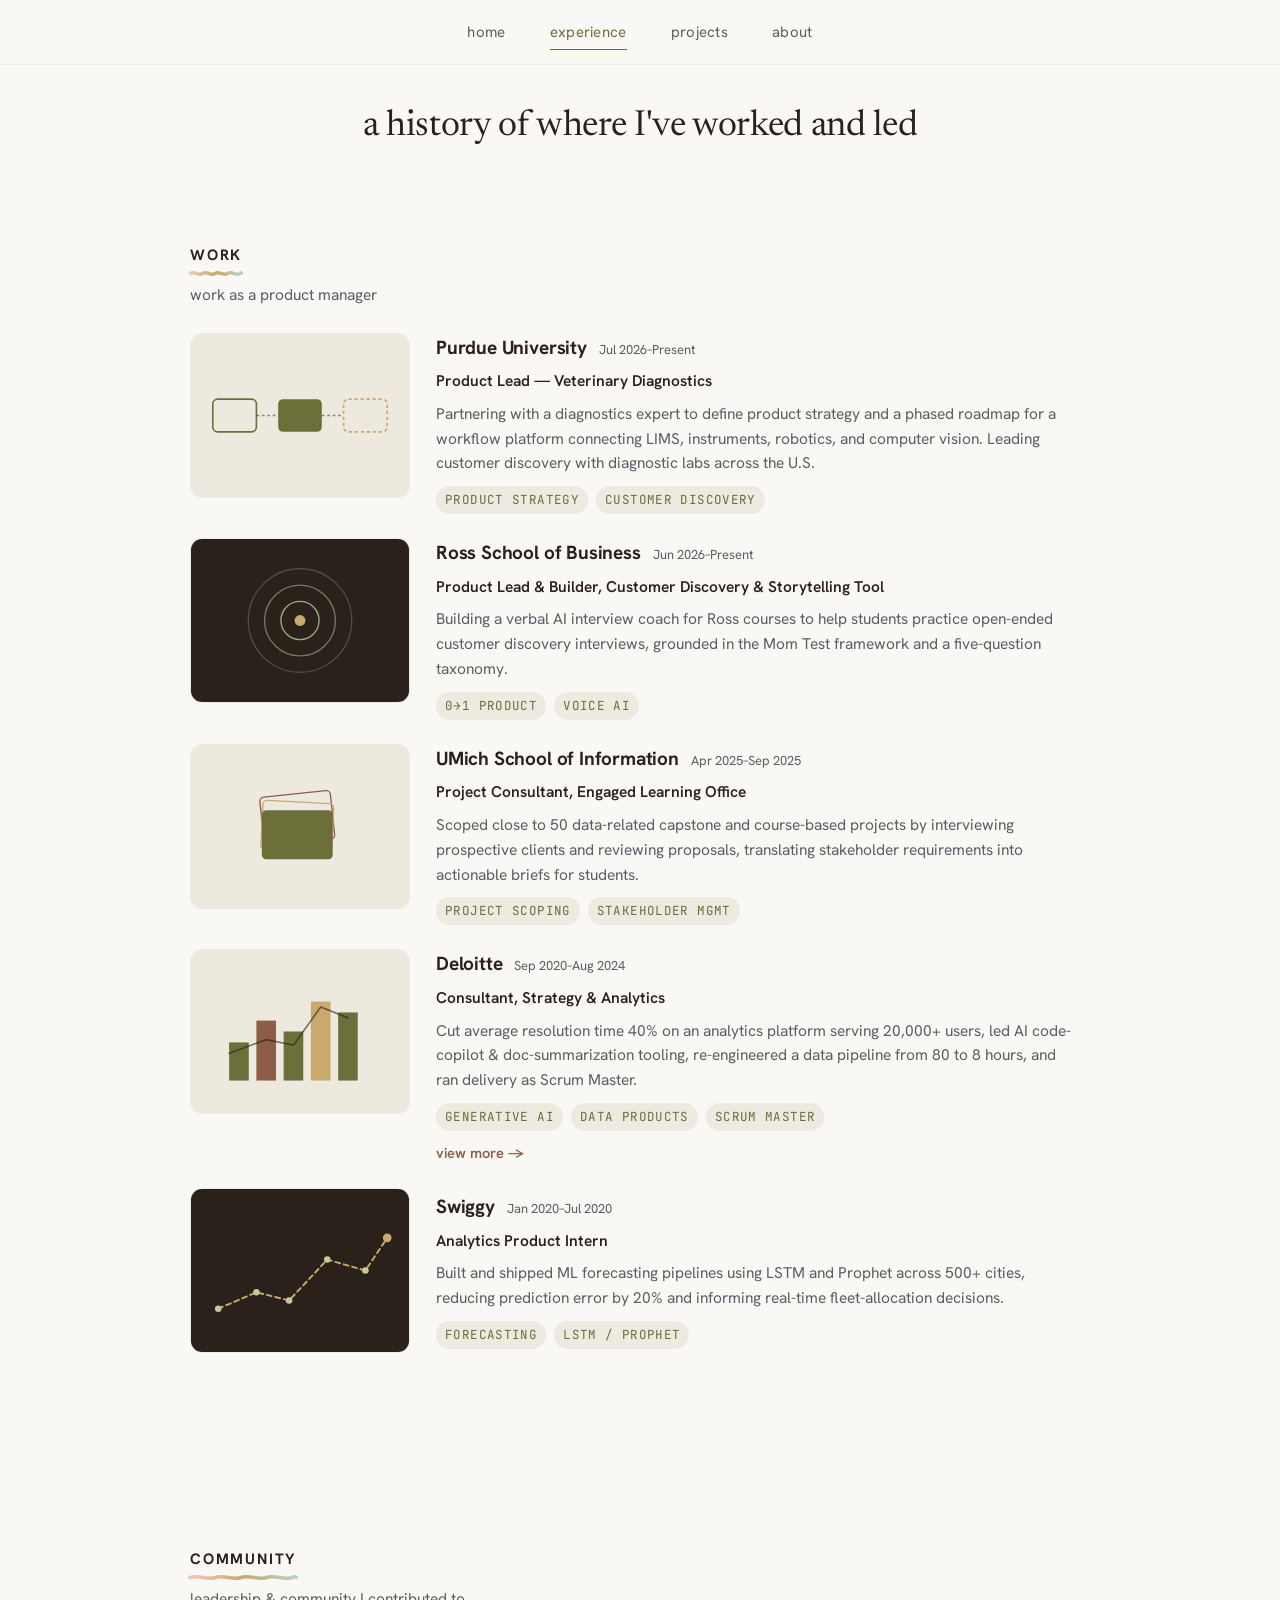
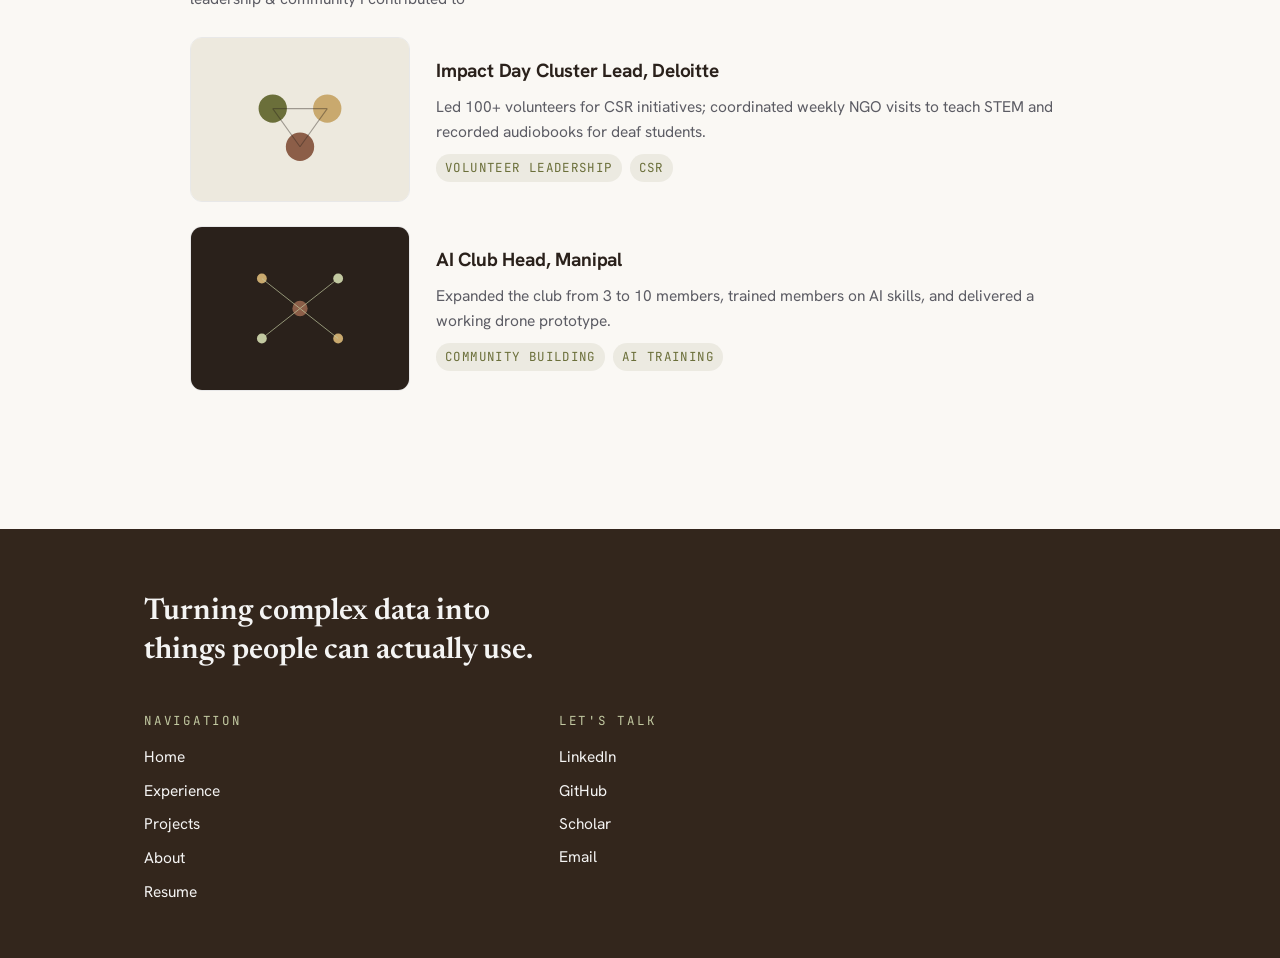
<file: v2-experience.html>
<!DOCTYPE html>
<html lang="en">
<head>
<meta charset="UTF-8" />
<meta name="viewport" content="width=device-width, initial-scale=1" />
<title>Debmalya Sarkar — Experience</title>
<meta name="description" content="Work experience and leadership history." />
<link rel="preconnect" href="https://fonts.googleapis.com" />
<link rel="preconnect" href="https://fonts.gstatic.com" crossorigin />
<link href="https://fonts.googleapis.com/css2?family=Hanken+Grotesk:wght@400;500;600;700&family=Newsreader:ital,opsz,wght@0,6..72,400;0,6..72,500;0,6..72,700;1,6..72,400&family=JetBrains+Mono:wght@400;500&display=swap" rel="stylesheet" />
<link rel="stylesheet" href="v2-style.css?v=4" />
</head>
<body>

<header class="nav">
  <div class="nav-inner">
    <a href="index.html">home</a>
    <a href="v2-experience.html">experience</a>
    <a href="v2-projects.html">projects</a>
    <a href="v2-about.html">about</a>
  </div>
</header>

<main>
  <section class="proj-hero">
    <div class="wrap-mid">
      <div class="center-head reveal">
        <h1>a history of where I've worked and led</h1>
      </div>
    </div>
  </section>

  <div class="wrap-mid proj-groups">

    <section id="work-group">
      <div class="proj-heading reveal">
        <h2>Work
          <svg class="wavy" aria-hidden="true" viewBox="0 0 100 7" preserveAspectRatio="none">
            <defs><linearGradient id="wavy-work" x1="0%" y1="0%" x2="100%" y2="0%">
              <stop offset="0%" stop-color="#F0C8BA"/><stop offset="50%" stop-color="#C9A96E"/><stop offset="100%" stop-color="#B8D4BF"/>
            </linearGradient></defs>
            <path d="M0,3.5 C8,0.5 16,6.5 24,3.5 C32,0.5 40,6.5 48,3.5 C56,0.5 64,6.5 72,3.5 C80,0.5 88,6.5 96,3.5 C98,2 100,3.5 100,3.5" fill="none" stroke="url(#wavy-work)" stroke-width="3.5" stroke-linecap="round"/>
          </svg>
        </h2>
        <p>work as a product manager</p>
      </div>

      <div class="proj-rows">

        <div class="proj-row reveal">
          <div class="proj-cover">
            <svg viewBox="0 0 400 300" preserveAspectRatio="xMidYMid slice" xmlns="http://www.w3.org/2000/svg" aria-hidden="true">
              <rect width="400" height="300" fill="#EDE9DE"/>
              <rect x="40" y="120" width="80" height="60" rx="9" fill="none" stroke="#6B6F3A" stroke-width="3"/>
              <rect x="160" y="120" width="80" height="60" rx="9" fill="#6B6F3A"/>
              <rect x="280" y="120" width="80" height="60" rx="9" fill="none" stroke="#C9A96E" stroke-width="3" stroke-dasharray="6 5"/>
              <path d="M120 150 H160 M240 150 H280" stroke="#2A211B" stroke-width="2.5" stroke-dasharray="5 5" opacity="0.5"/>
            </svg>
          </div>
          <div class="proj-body">
            <div class="head"><h3>Purdue University</h3><span class="yr">Jul 2026–Present</span></div>
            <p style="font-weight:600;color:var(--ink);margin:6px 0 0;">Product Lead — Veterinary Diagnostics</p>
            <p>Partnering with a diagnostics expert to define product strategy and a phased roadmap for a workflow platform connecting LIMS, instruments, robotics, and computer vision. Leading customer discovery with diagnostic labs across the U.S.</p>
            <div class="proj-tags"><span>Product strategy</span><span>Customer discovery</span></div>
          </div>
        </div>

        <div class="proj-row reveal">
          <div class="proj-cover">
            <svg viewBox="0 0 400 300" preserveAspectRatio="xMidYMid slice" xmlns="http://www.w3.org/2000/svg" aria-hidden="true">
              <rect width="400" height="300" fill="#2A211B"/>
              <circle cx="200" cy="150" r="10" fill="#C9A96E"/>
              <circle cx="200" cy="150" r="35" fill="none" stroke="#C2C9A1" stroke-width="2.5" opacity="0.8"/>
              <circle cx="200" cy="150" r="65" fill="none" stroke="#C2C9A1" stroke-width="2.5" opacity="0.5"/>
              <circle cx="200" cy="150" r="95" fill="none" stroke="#C2C9A1" stroke-width="2.5" opacity="0.25"/>
            </svg>
          </div>
          <div class="proj-body">
            <div class="head"><h3>Ross School of Business</h3><span class="yr">Jun 2026–Present</span></div>
            <p style="font-weight:600;color:var(--ink);margin:6px 0 0;">Product Lead &amp; Builder, Customer Discovery &amp; Storytelling Tool</p>
            <p>Building a verbal AI interview coach for Ross courses to help students practice open-ended customer discovery interviews, grounded in the Mom Test framework and a five-question taxonomy.</p>
            <div class="proj-tags"><span>0→1 product</span><span>Voice AI</span></div>
          </div>
        </div>

        <div class="proj-row reveal">
          <div class="proj-cover">
            <svg viewBox="0 0 400 300" preserveAspectRatio="xMidYMid slice" xmlns="http://www.w3.org/2000/svg" aria-hidden="true">
              <rect width="400" height="300" fill="#EDE9DE"/>
              <rect x="130" y="90" width="130" height="90" rx="8" fill="none" stroke="#8C5E48" stroke-width="2.5" transform="rotate(-6 195 135)"/>
              <rect x="130" y="105" width="130" height="90" rx="8" fill="none" stroke="#C9A96E" stroke-width="2.5" transform="rotate(3 195 150)"/>
              <rect x="130" y="120" width="130" height="90" rx="8" fill="#6B6F3A"/>
            </svg>
          </div>
          <div class="proj-body">
            <div class="head"><h3>UMich School of Information</h3><span class="yr">Apr 2025–Sep 2025</span></div>
            <p style="font-weight:600;color:var(--ink);margin:6px 0 0;">Project Consultant, Engaged Learning Office</p>
            <p>Scoped close to 50 data-related capstone and course-based projects by interviewing prospective clients and reviewing proposals, translating stakeholder requirements into actionable briefs for students.</p>
            <div class="proj-tags"><span>Project scoping</span><span>Stakeholder mgmt</span></div>
          </div>
        </div>

        <div class="proj-row reveal">
          <a class="proj-cover" href="v2-deloitte.html">
            <svg viewBox="0 0 400 300" preserveAspectRatio="xMidYMid slice" xmlns="http://www.w3.org/2000/svg" aria-hidden="true">
              <rect width="400" height="300" fill="#EDE9DE"/>
              <rect x="70" y="170" width="36" height="70" fill="#6B6F3A"/>
              <rect x="120" y="130" width="36" height="110" fill="#8C5E48"/>
              <rect x="170" y="150" width="36" height="90" fill="#6B6F3A"/>
              <rect x="220" y="95" width="36" height="145" fill="#C9A96E"/>
              <rect x="270" y="115" width="36" height="125" fill="#6B6F3A"/>
              <path d="M70 190 L138 165 L188 175 L238 105 L288 125" fill="none" stroke="#2A211B" stroke-width="3" stroke-linecap="round" opacity="0.6"/>
            </svg>
          </a>
          <div class="proj-body">
            <div class="head"><h3>Deloitte</h3><span class="yr">Sep 2020–Aug 2024</span></div>
            <p style="font-weight:600;color:var(--ink);margin:6px 0 0;">Consultant, Strategy &amp; Analytics</p>
            <p>Cut average resolution time 40% on an analytics platform serving 20,000+ users, led AI code-copilot &amp; doc-summarization tooling, re-engineered a data pipeline from 80 to 8 hours, and ran delivery as Scrum Master.</p>
            <div class="proj-tags"><span>Generative AI</span><span>Data products</span><span>Scrum Master</span></div>
            <div class="proj-links"><a href="v2-deloitte.html">view more →</a></div>
          </div>
        </div>

        <div class="proj-row reveal">
          <div class="proj-cover">
            <svg viewBox="0 0 400 300" preserveAspectRatio="xMidYMid slice" xmlns="http://www.w3.org/2000/svg" aria-hidden="true">
              <rect width="400" height="300" fill="#2A211B"/>
              <path d="M50 220 L120 190 L180 205 L250 130 L320 150 L360 90" fill="none" stroke="#C9A96E" stroke-width="3.5" stroke-dasharray="9 7" stroke-linecap="round"/>
              <circle cx="50" cy="220" r="6" fill="#C2C9A1"/><circle cx="120" cy="190" r="6" fill="#C2C9A1"/>
              <circle cx="180" cy="205" r="6" fill="#C2C9A1"/><circle cx="250" cy="130" r="6" fill="#C2C9A1"/>
              <circle cx="320" cy="150" r="6" fill="#C2C9A1"/><circle cx="360" cy="90" r="8" fill="#C9A96E"/>
            </svg>
          </div>
          <div class="proj-body">
            <div class="head"><h3>Swiggy</h3><span class="yr">Jan 2020–Jul 2020</span></div>
            <p style="font-weight:600;color:var(--ink);margin:6px 0 0;">Analytics Product Intern</p>
            <p>Built and shipped ML forecasting pipelines using LSTM and Prophet across 500+ cities, reducing prediction error by 20% and informing real-time fleet-allocation decisions.</p>
            <div class="proj-tags"><span>Forecasting</span><span>LSTM / Prophet</span></div>
          </div>
        </div>

      </div>
    </section>

    <section id="community-group">
      <div class="proj-heading reveal">
        <h2>Community
          <svg class="wavy" aria-hidden="true" viewBox="0 0 100 7" preserveAspectRatio="none">
            <defs><linearGradient id="wavy-community" x1="0%" y1="0%" x2="100%" y2="0%">
              <stop offset="0%" stop-color="#F0C8BA"/><stop offset="50%" stop-color="#C9A96E"/><stop offset="100%" stop-color="#B8D4BF"/>
            </linearGradient></defs>
            <path d="M0,3.5 C8,0.5 16,6.5 24,3.5 C32,0.5 40,6.5 48,3.5 C56,0.5 64,6.5 72,3.5 C80,0.5 88,6.5 96,3.5 C98,2 100,3.5 100,3.5" fill="none" stroke="url(#wavy-community)" stroke-width="3.5" stroke-linecap="round"/>
          </svg>
        </h2>
        <p>leadership &amp; community I contributed to</p>
      </div>

      <div class="proj-rows">

        <div class="proj-row reveal">
          <div class="proj-cover">
            <svg viewBox="0 0 400 300" preserveAspectRatio="xMidYMid slice" xmlns="http://www.w3.org/2000/svg" aria-hidden="true">
              <rect width="400" height="300" fill="#EDE9DE"/>
              <circle cx="150" cy="130" r="26" fill="#6B6F3A"/>
              <circle cx="250" cy="130" r="26" fill="#C9A96E"/>
              <circle cx="200" cy="200" r="26" fill="#8C5E48"/>
              <g stroke="#2A211B" stroke-width="2" opacity="0.4">
                <line x1="150" y1="130" x2="250" y2="130"/>
                <line x1="150" y1="130" x2="200" y2="200"/>
                <line x1="250" y1="130" x2="200" y2="200"/>
              </g>
            </svg>
          </div>
          <div class="proj-body">
            <div class="head"><h3>Impact Day Cluster Lead, Deloitte</h3></div>
            <p>Led 100+ volunteers for CSR initiatives; coordinated weekly NGO visits to teach STEM and recorded audiobooks for deaf students.</p>
            <div class="proj-tags"><span>Volunteer leadership</span><span>CSR</span></div>
          </div>
        </div>

        <div class="proj-row reveal">
          <div class="proj-cover">
            <svg viewBox="0 0 400 300" preserveAspectRatio="xMidYMid slice" xmlns="http://www.w3.org/2000/svg" aria-hidden="true">
              <rect width="400" height="300" fill="#2A211B"/>
              <circle cx="200" cy="150" r="14" fill="#8C5E48"/>
              <circle cx="130" cy="95" r="9" fill="#C9A96E"/><circle cx="270" cy="95" r="9" fill="#C2C9A1"/>
              <circle cx="130" cy="205" r="9" fill="#C2C9A1"/><circle cx="270" cy="205" r="9" fill="#C9A96E"/>
              <g stroke="#C2C9A1" stroke-width="1.8" opacity="0.7">
                <line x1="200" y1="150" x2="130" y2="95"/><line x1="200" y1="150" x2="270" y2="95"/>
                <line x1="200" y1="150" x2="130" y2="205"/><line x1="200" y1="150" x2="270" y2="205"/>
              </g>
            </svg>
          </div>
          <div class="proj-body">
            <div class="head"><h3>AI Club Head, Manipal</h3></div>
            <p>Expanded the club from 3 to 10 members, trained members on AI skills, and delivered a working drone prototype.</p>
            <div class="proj-tags"><span>Community building</span><span>AI training</span></div>
          </div>
        </div>

      </div>
    </section>

  </div>
</main>

<footer class="site" id="contact">
  <div class="wrap">
    <p class="tagline">Turning complex data into things people can actually use.</p>
    <div class="footer-grid">
      <div class="footer-col">
        <p class="label">Navigation</p>
        <a href="index.html">Home</a>
        <a href="v2-experience.html">Experience</a>
        <a href="v2-projects.html">Projects</a>
        <a href="v2-about.html">About</a>
        <a href="Debmalya_Sarkar_Resume_v1.pdf" target="_blank" rel="noopener">Resume</a>
      </div>
      <div class="footer-col">
        <p class="label">Let's Talk</p>
        <a href="https://www.linkedin.com/in/debmalya-sarkar/" target="_blank" rel="noopener">LinkedIn</a>
        <a href="https://github.com/debssM" target="_blank" rel="noopener">GitHub</a>
        <a href="https://scholar.google.com/citations?user=kAcK5e4AAAAJ&hl=en" target="_blank" rel="noopener">Scholar</a>
        <button type="button" class="copy-email-btn">Email</button>
      </div>
    </div>
  </div>
</footer>

<script src="v2-common.js?v=3"></script>
</body>
</html>
</file>
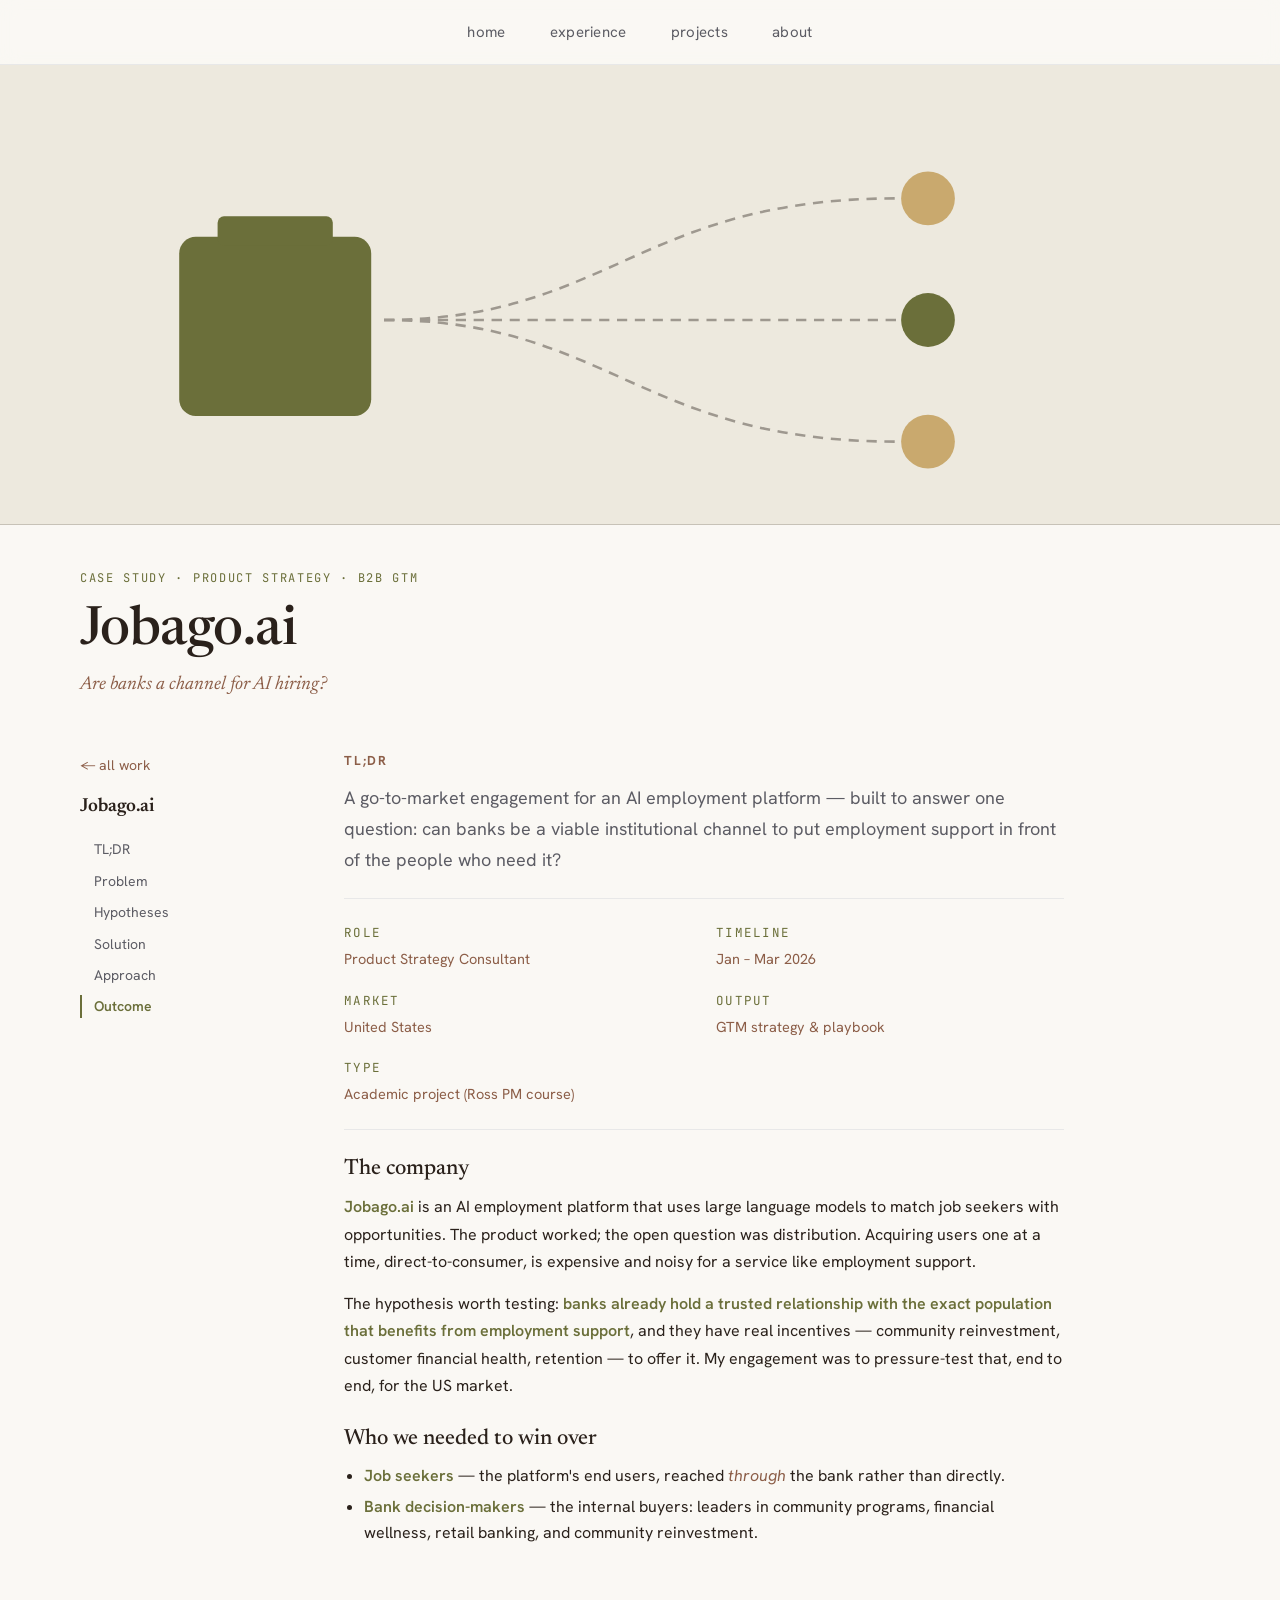
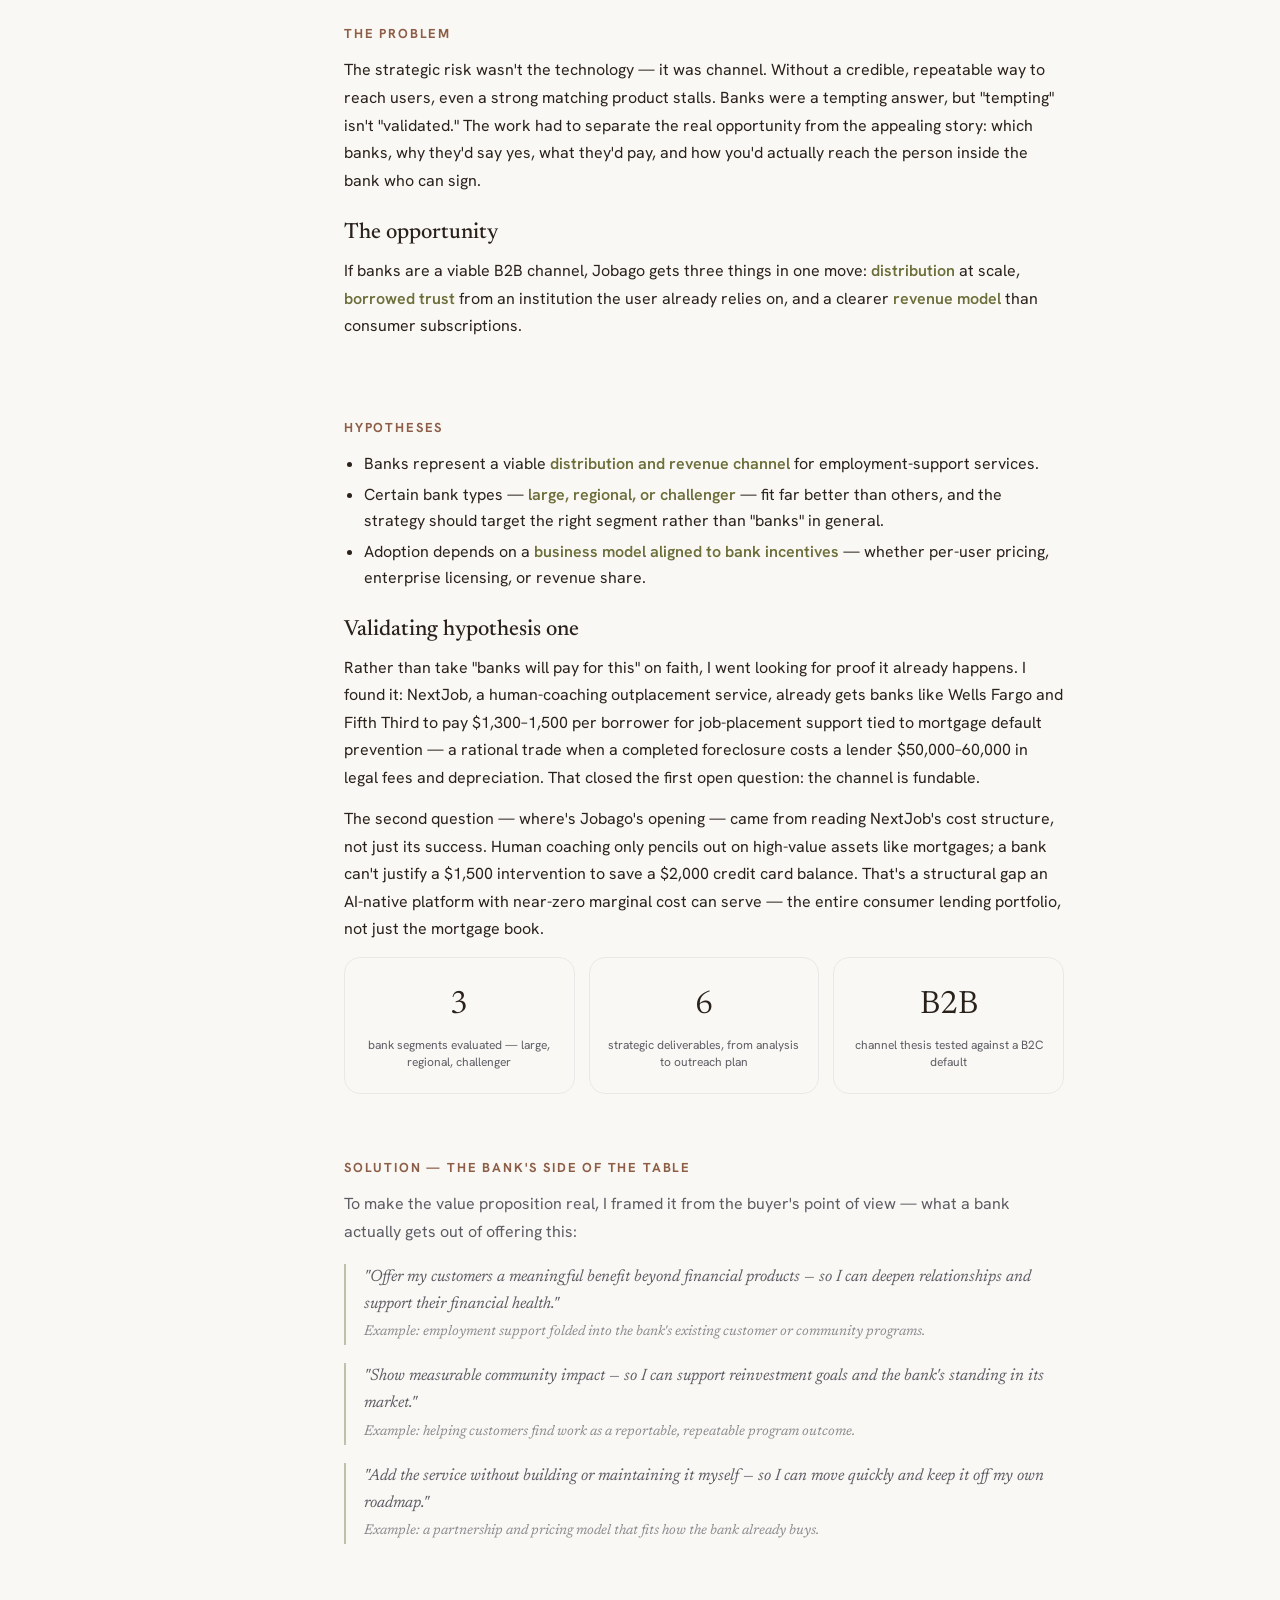
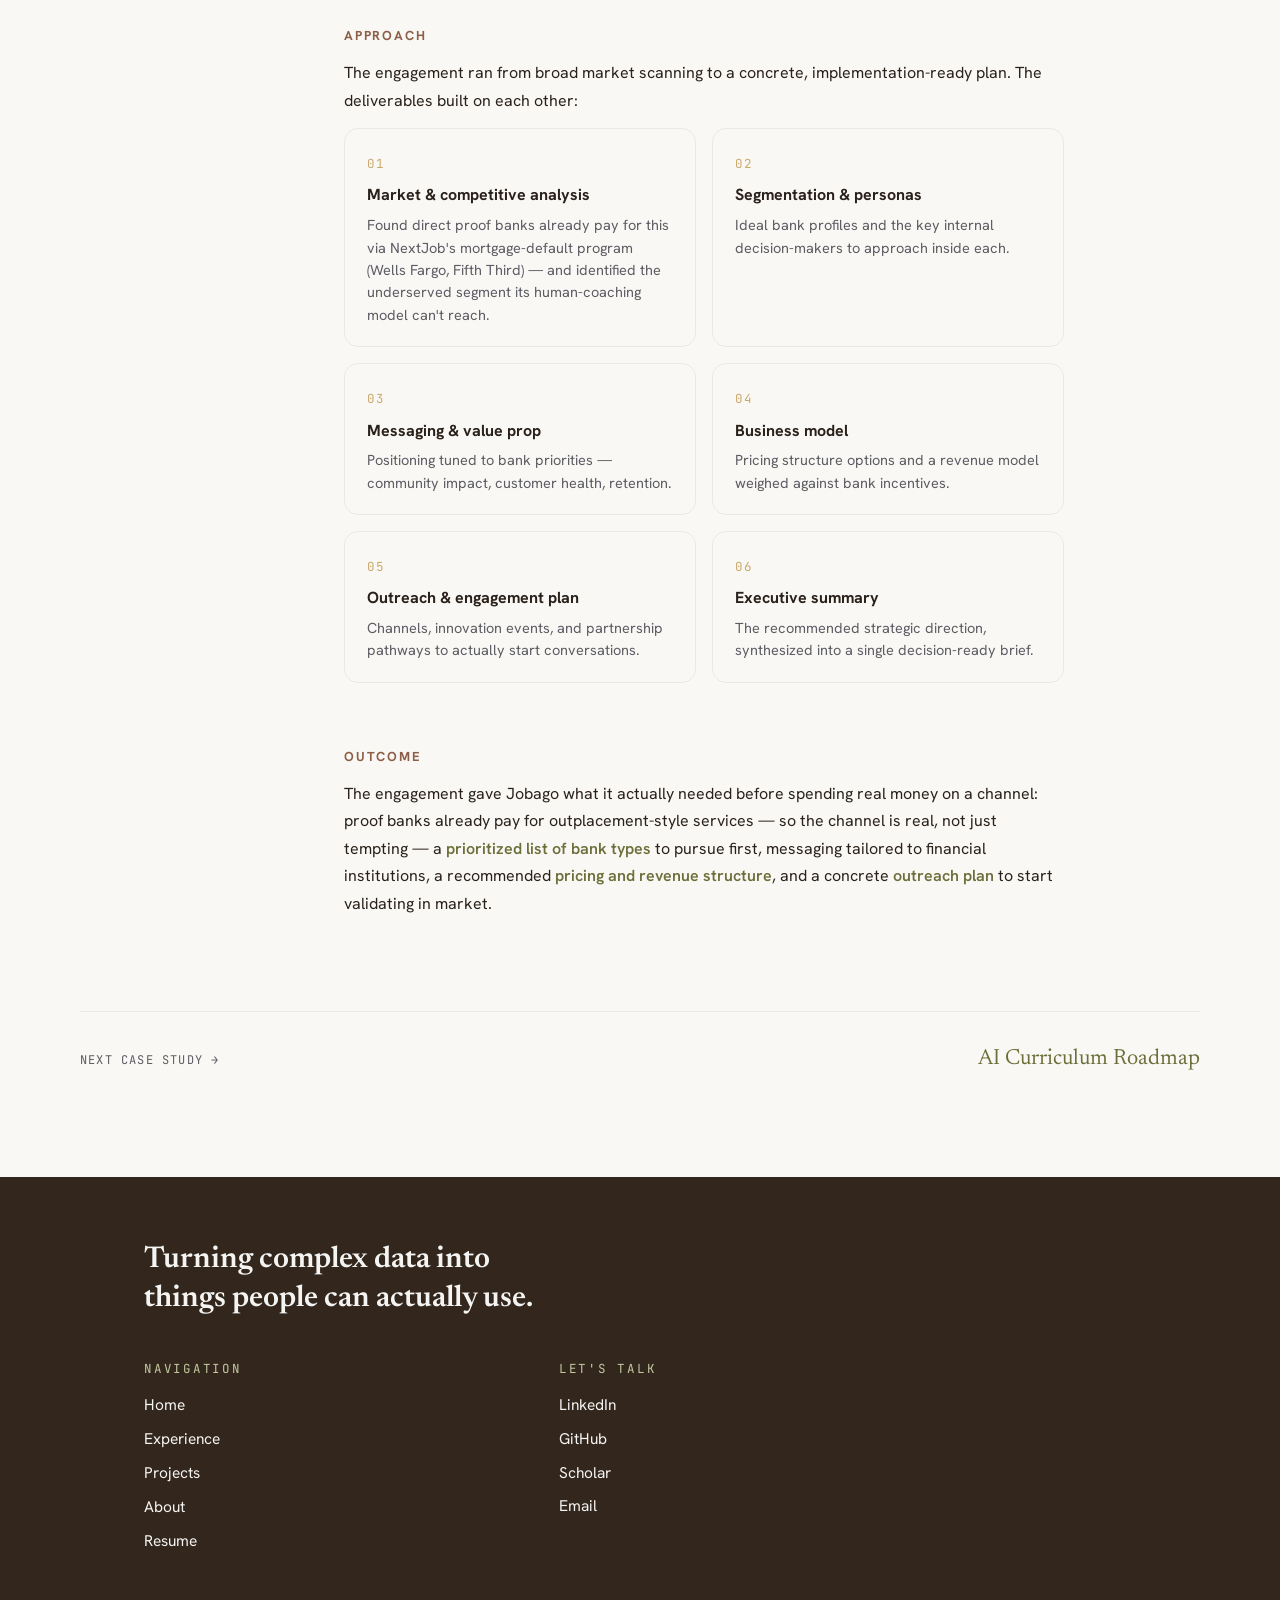
<file: v2-jobago.html>
<!DOCTYPE html>
<html lang="en">
<head>
<meta charset="UTF-8" />
<meta name="viewport" content="width=device-width, initial-scale=1" />
<title>Jobago.ai — Debmalya Sarkar</title>
<meta name="description" content="A go-to-market strategy testing whether banks are a viable B2B channel for an AI employment platform." />
<link rel="preconnect" href="https://fonts.googleapis.com" />
<link rel="preconnect" href="https://fonts.gstatic.com" crossorigin />
<link href="https://fonts.googleapis.com/css2?family=Hanken+Grotesk:wght@400;500;600;700&family=Newsreader:ital,opsz,wght@0,6..72,400;0,6..72,500;0,6..72,700;1,6..72,400&family=JetBrains+Mono:wght@400;500&display=swap" rel="stylesheet" />
<link rel="stylesheet" href="v2-style.css?v=4" />
</head>
<body>

<header class="nav">
  <div class="nav-inner">
    <a href="index.html">home</a>
    <a href="v2-experience.html">experience</a>
    <a href="v2-projects.html">projects</a>
    <a href="v2-about.html">about</a>
  </div>
</header>

<main>
  <div class="cs-hero-media">
    <svg viewBox="0 0 2000 720" preserveAspectRatio="xMidYMid slice" xmlns="http://www.w3.org/2000/svg" aria-hidden="true">
      <rect width="2000" height="720" fill="#EDE9DE"/>
      <rect x="280" y="270" width="300" height="280" rx="26" fill="#6B6F3A"/>
      <rect x="340" y="238" width="180" height="46" rx="10" fill="#6B6F3A"/>
      <g stroke="#2A211B" stroke-width="4" opacity="0.4" stroke-dasharray="16 12" fill="none">
        <path d="M600 400 C 950 400, 1000 210, 1400 210"/>
        <path d="M600 400 C 950 400, 1000 400, 1400 400"/>
        <path d="M600 400 C 950 400, 1000 590, 1400 590"/>
      </g>
      <circle cx="1450" cy="210" r="42" fill="#C9A96E"/><circle cx="1450" cy="400" r="42" fill="#6B6F3A"/><circle cx="1450" cy="590" r="42" fill="#C9A96E"/>
    </svg>
  </div>

  <div class="wrap cs-head">
    <p class="cat reveal">Case study · Product strategy · B2B GTM</p>
    <h1 class="reveal">Jobago.ai</h1>
    <p class="sub reveal">Are banks a channel for AI hiring?</p>
  </div>

  <div class="wrap cs-layout">
    <aside class="cs-sidebar">
      <div class="cs-sidebar-inner">
        <a class="cs-back" href="v2-projects.html">← all work</a>
        <h2 class="cs-side-title">Jobago.ai</h2>
        <nav class="cs-spy">
          <a href="#tldr" class="active">TL;DR</a>
          <a href="#problem">Problem</a>
          <a href="#hypotheses">Hypotheses</a>
          <a href="#solution">Solution</a>
          <a href="#approach">Approach</a>
          <a href="#impact">Outcome</a>
        </nav>
      </div>
    </aside>

    <div class="cs-content">

      <section id="tldr" class="cs-section reveal">
        <h2 class="eyebrow">TL;DR</h2>
        <p class="cs-lede">A go-to-market engagement for an AI employment platform — built to answer one question: can banks be a viable institutional channel to put employment support in front of the people who need it?</p>
        <dl class="cs-meta">
          <div><dt>Role</dt><dd>Product Strategy Consultant</dd></div>
          <div><dt>Timeline</dt><dd>Jan – Mar 2026</dd></div>
          <div><dt>Market</dt><dd>United States</dd></div>
          <div><dt>Output</dt><dd>GTM strategy &amp; playbook</dd></div>
          <div><dt>Type</dt><dd>Academic project (Ross PM course)</dd></div>
        </dl>
        <div class="cs-prose">
          <h3>The company</h3>
          <p><strong>Jobago.ai</strong> is an AI employment platform that uses large language models to match job seekers with opportunities. The product worked; the open question was distribution. Acquiring users one at a time, direct-to-consumer, is expensive and noisy for a service like employment support.</p>
          <p>The hypothesis worth testing: <strong>banks already hold a trusted relationship with the exact population that benefits from employment support</strong>, and they have real incentives — community reinvestment, customer financial health, retention — to offer it. My engagement was to pressure-test that, end to end, for the US market.</p>
          <h3>Who we needed to win over</h3>
          <ul>
            <li><strong>Job seekers</strong> — the platform's end users, reached <em>through</em> the bank rather than directly.</li>
            <li><strong>Bank decision-makers</strong> — the internal buyers: leaders in community programs, financial wellness, retail banking, and community reinvestment.</li>
          </ul>
        </div>
      </section>

      <section id="problem" class="cs-section reveal">
        <h2 class="eyebrow">The Problem</h2>
        <div class="cs-prose">
          <p>The strategic risk wasn't the technology — it was channel. Without a credible, repeatable way to reach users, even a strong matching product stalls. Banks were a tempting answer, but "tempting" isn't "validated." The work had to separate the real opportunity from the appealing story: which banks, why they'd say yes, what they'd pay, and how you'd actually reach the person inside the bank who can sign.</p>
          <h3>The opportunity</h3>
          <p>If banks are a viable B2B channel, Jobago gets three things in one move: <strong>distribution</strong> at scale, <strong>borrowed trust</strong> from an institution the user already relies on, and a clearer <strong>revenue model</strong> than consumer subscriptions.</p>
        </div>
      </section>

      <section id="hypotheses" class="cs-section reveal">
        <h2 class="eyebrow">Hypotheses</h2>
        <div class="cs-prose">
          <ul>
            <li>Banks represent a viable <strong>distribution and revenue channel</strong> for employment-support services.</li>
            <li>Certain bank types — <strong>large, regional, or challenger</strong> — fit far better than others, and the strategy should target the right segment rather than "banks" in general.</li>
            <li>Adoption depends on a <strong>business model aligned to bank incentives</strong> — whether per-user pricing, enterprise licensing, or revenue share.</li>
          </ul>
        </div>
        <div class="cs-prose">
          <h3>Validating hypothesis one</h3>
          <p>Rather than take "banks will pay for this" on faith, I went looking for proof it already happens. I found it: NextJob, a human-coaching outplacement service, already gets banks like Wells Fargo and Fifth Third to pay $1,300–1,500 per borrower for job-placement support tied to mortgage default prevention — a rational trade when a completed foreclosure costs a lender $50,000–60,000 in legal fees and depreciation. That closed the first open question: the channel is fundable.</p>
          <p>The second question — where's Jobago's opening — came from reading NextJob's cost structure, not just its success. Human coaching only pencils out on high-value assets like mortgages; a bank can't justify a $1,500 intervention to save a $2,000 credit card balance. That's a structural gap an AI-native platform with near-zero marginal cost can serve — the entire consumer lending portfolio, not just the mortgage book.</p>
        </div>
        <div class="cs-stats">
          <div class="cs-stat"><div class="num">3</div><div class="lbl">bank segments evaluated — large, regional, challenger</div></div>
          <div class="cs-stat"><div class="num">6</div><div class="lbl">strategic deliverables, from analysis to outreach plan</div></div>
          <div class="cs-stat"><div class="num">B2B</div><div class="lbl">channel thesis tested against a B2C default</div></div>
        </div>
      </section>

      <section id="solution" class="cs-section reveal">
        <h2 class="eyebrow">Solution — The Bank's Side of the Table</h2>
        <p class="cs-lede" style="font-size:16px;margin-bottom:14px;">To make the value proposition real, I framed it from the buyer's point of view — what a bank actually gets out of offering this:</p>
        <div class="cs-quote">"Offer my customers a meaningful benefit beyond financial products — so I can deepen relationships and support their financial health." <br><span style="opacity:.7;font-size:14px;">Example: employment support folded into the bank's existing customer or community programs.</span></div>
        <div class="cs-quote">"Show measurable community impact — so I can support reinvestment goals and the bank's standing in its market." <br><span style="opacity:.7;font-size:14px;">Example: helping customers find work as a reportable, repeatable program outcome.</span></div>
        <div class="cs-quote">"Add the service without building or maintaining it myself — so I can move quickly and keep it off my own roadmap." <br><span style="opacity:.7;font-size:14px;">Example: a partnership and pricing model that fits how the bank already buys.</span></div>
      </section>

      <section id="approach" class="cs-section reveal">
        <h2 class="eyebrow">Approach</h2>
        <div class="cs-prose">
          <p>The engagement ran from broad market scanning to a concrete, implementation-ready plan. The deliverables built on each other:</p>
        </div>
        <div class="cs-cards">
          <div class="cs-card"><span class="step">01</span><h4>Market &amp; competitive analysis</h4><p>Found direct proof banks already pay for this via NextJob's mortgage-default program (Wells Fargo, Fifth Third) — and identified the underserved segment its human-coaching model can't reach.</p></div>
          <div class="cs-card"><span class="step">02</span><h4>Segmentation &amp; personas</h4><p>Ideal bank profiles and the key internal decision-makers to approach inside each.</p></div>
          <div class="cs-card"><span class="step">03</span><h4>Messaging &amp; value prop</h4><p>Positioning tuned to bank priorities — community impact, customer health, retention.</p></div>
          <div class="cs-card"><span class="step">04</span><h4>Business model</h4><p>Pricing structure options and a revenue model weighed against bank incentives.</p></div>
          <div class="cs-card"><span class="step">05</span><h4>Outreach &amp; engagement plan</h4><p>Channels, innovation events, and partnership pathways to actually start conversations.</p></div>
          <div class="cs-card"><span class="step">06</span><h4>Executive summary</h4><p>The recommended strategic direction, synthesized into a single decision-ready brief.</p></div>
        </div>
      </section>

      <section id="impact" class="cs-section reveal">
        <h2 class="eyebrow">Outcome</h2>
        <div class="cs-prose">
          <p>The engagement gave Jobago what it actually needed before spending real money on a channel: proof banks already pay for outplacement-style services — so the channel is real, not just tempting — a <strong>prioritized list of bank types</strong> to pursue first, messaging tailored to financial institutions, a recommended <strong>pricing and revenue structure</strong>, and a concrete <strong>outreach plan</strong> to start validating in market.</p>
        </div>
      </section>

    </div>
  </div>

  <div class="wrap cs-next">
    <a href="v2-ai-curriculum.html">
      <span class="lbl">Next case study →</span>
      <span class="ttl">AI Curriculum Roadmap</span>
    </a>
  </div>
</main>

<footer class="site" id="contact">
  <div class="wrap">
    <p class="tagline">Turning complex data into things people can actually use.</p>
    <div class="footer-grid">
      <div class="footer-col">
        <p class="label">Navigation</p>
        <a href="index.html">Home</a>
        <a href="v2-experience.html">Experience</a>
        <a href="v2-projects.html">Projects</a>
        <a href="v2-about.html">About</a>
        <a href="Debmalya_Sarkar_Resume_v1.pdf" target="_blank" rel="noopener">Resume</a>
      </div>
      <div class="footer-col">
        <p class="label">Let's Talk</p>
        <a href="https://www.linkedin.com/in/debmalya-sarkar/" target="_blank" rel="noopener">LinkedIn</a>
        <a href="https://github.com/debssM" target="_blank" rel="noopener">GitHub</a>
        <a href="https://scholar.google.com/citations?user=kAcK5e4AAAAJ&hl=en" target="_blank" rel="noopener">Scholar</a>
        <button type="button" class="copy-email-btn">Email</button>
      </div>
    </div>
  </div>
</footer>

<script src="v2-common.js?v=3"></script>
</body>
</html>
</file>
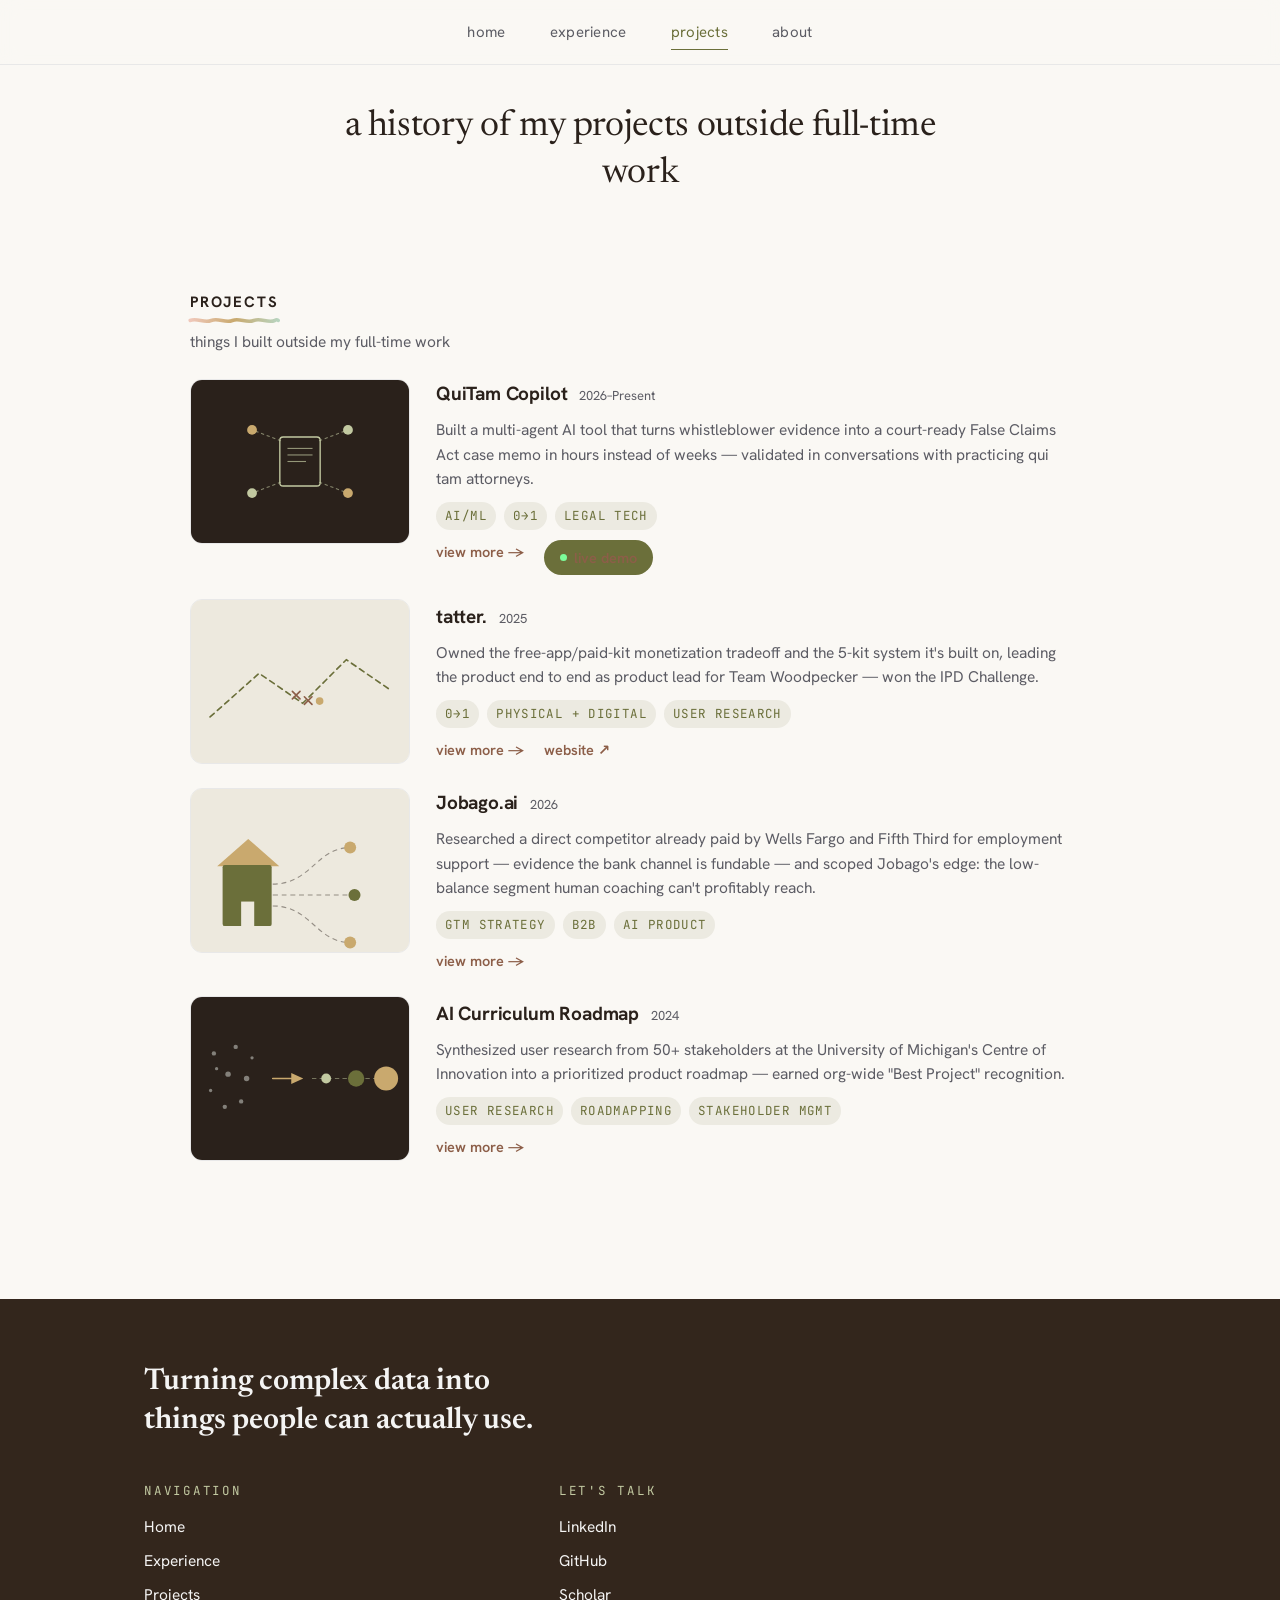
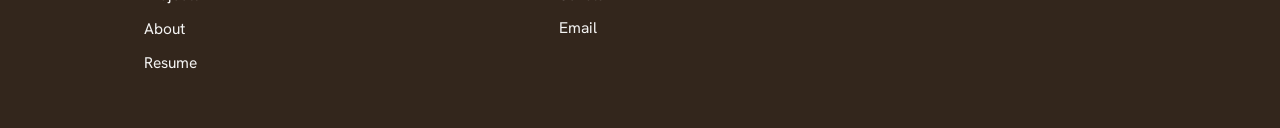
<file: v2-projects.html>
<!DOCTYPE html>
<html lang="en">
<head>
<meta charset="UTF-8" />
<meta name="viewport" content="width=device-width, initial-scale=1" />
<title>Debmalya Sarkar — Projects</title>
<meta name="description" content="Side projects and independent work outside my full-time roles." />
<link rel="preconnect" href="https://fonts.googleapis.com" />
<link rel="preconnect" href="https://fonts.gstatic.com" crossorigin />
<link href="https://fonts.googleapis.com/css2?family=Hanken+Grotesk:wght@400;500;600;700&family=Newsreader:ital,opsz,wght@0,6..72,400;0,6..72,500;0,6..72,700;1,6..72,400&family=JetBrains+Mono:wght@400;500&display=swap" rel="stylesheet" />
<link rel="stylesheet" href="v2-style.css?v=4" />
</head>
<body>

<header class="nav">
  <div class="nav-inner">
    <a href="index.html">home</a>
    <a href="v2-experience.html">experience</a>
    <a href="v2-projects.html">projects</a>
    <a href="v2-about.html">about</a>
  </div>
</header>

<main>
  <section class="proj-hero">
    <div class="wrap-mid">
      <div class="center-head reveal">
        <h1>a history of my projects outside full-time work</h1>
      </div>
    </div>
  </section>

  <div class="wrap-mid proj-groups">

    <section id="projects-group">
      <div class="proj-heading reveal">
        <h2>Projects
          <svg class="wavy" aria-hidden="true" viewBox="0 0 100 7" preserveAspectRatio="none">
            <defs><linearGradient id="wavy-projects" x1="0%" y1="0%" x2="100%" y2="0%">
              <stop offset="0%" stop-color="#F0C8BA"/><stop offset="50%" stop-color="#C9A96E"/><stop offset="100%" stop-color="#B8D4BF"/>
            </linearGradient></defs>
            <path d="M0,3.5 C8,0.5 16,6.5 24,3.5 C32,0.5 40,6.5 48,3.5 C56,0.5 64,6.5 72,3.5 C80,0.5 88,6.5 96,3.5 C98,2 100,3.5 100,3.5" fill="none" stroke="url(#wavy-projects)" stroke-width="3.5" stroke-linecap="round"/>
          </svg>
        </h2>
        <p>things I built outside my full-time work</p>
      </div>

      <div class="proj-rows">

        <div class="proj-row reveal">
          <a class="proj-cover" href="v2-quitam.html">
            <svg viewBox="0 0 400 300" preserveAspectRatio="xMidYMid slice" xmlns="http://www.w3.org/2000/svg" aria-hidden="true">
              <rect width="400" height="300" fill="#2A211B"/>
              <g stroke="#C2C9A1" stroke-width="2" opacity="0.6" stroke-dasharray="6 5">
                <line x1="165" y1="112" x2="112" y2="92"/>
                <line x1="235" y1="112" x2="288" y2="92"/>
                <line x1="165" y1="188" x2="112" y2="208"/>
                <line x1="235" y1="188" x2="288" y2="208"/>
              </g>
              <circle cx="112" cy="92" r="9" fill="#C9A96E"/>
              <circle cx="288" cy="92" r="9" fill="#C2C9A1"/>
              <circle cx="112" cy="208" r="9" fill="#C2C9A1"/>
              <circle cx="288" cy="208" r="9" fill="#C9A96E"/>
              <rect x="163" y="105" width="74" height="90" rx="6" fill="none" stroke="#C2C9A1" stroke-width="2.5"/>
              <line x1="177" y1="126" x2="223" y2="126" stroke="#C2C9A1" stroke-width="2" opacity="0.7"/>
              <line x1="177" y1="138" x2="223" y2="138" stroke="#C2C9A1" stroke-width="2" opacity="0.7"/>
              <line x1="177" y1="150" x2="211" y2="150" stroke="#C2C9A1" stroke-width="2" opacity="0.7"/>
            </svg>
          </a>
          <div class="proj-body">
            <div class="head"><h3>QuiTam Copilot</h3><span class="yr">2026–Present</span></div>
            <p>Built a multi-agent AI tool that turns whistleblower evidence into a court-ready False Claims Act case memo in hours instead of weeks — validated in conversations with practicing qui tam attorneys.</p>
            <div class="proj-tags"><span>AI/ML</span><span>0→1</span><span>Legal Tech</span></div>
            <div class="proj-links"><a href="v2-quitam.html">view more →</a><a class="demo-badge" href="https://jac-2026-juqg.vercel.app/" target="_blank" rel="noopener"><span class="live-dot"></span>live demo</a></div>
          </div>
        </div>

        <div class="proj-row reveal">
          <a class="proj-cover" href="v2-tatter.html">
            <svg viewBox="0 0 400 300" preserveAspectRatio="xMidYMid slice" xmlns="http://www.w3.org/2000/svg" aria-hidden="true">
              <rect width="400" height="300" fill="#EDE9DE"/>
              <path d="M35 215 L125 135 L205 190 L285 110 L365 165" fill="none" stroke="#6B6F3A" stroke-width="3" stroke-dasharray="10 8" stroke-linecap="round"/>
              <g stroke="#8C5E48" stroke-width="3" stroke-linecap="round">
                <path d="M186 168 L200 182 M200 168 L186 182"/>
                <path d="M208 178 L222 192 M222 178 L208 192"/>
              </g>
              <circle cx="236" cy="186" r="7" fill="#C9A96E"/>
            </svg>
          </a>
          <div class="proj-body">
            <div class="head"><h3>tatter.</h3><span class="yr">2025</span></div>
            <p>Owned the free-app/paid-kit monetization tradeoff and the 5-kit system it's built on, leading the product end to end as product lead for Team Woodpecker — won the IPD Challenge.</p>
            <div class="proj-tags"><span>0→1</span><span>Physical + Digital</span><span>User Research</span></div>
            <div class="proj-links"><a href="v2-tatter.html">view more →</a><a href="https://tatter.base44.app/Home" target="_blank" rel="noopener">website ↗</a></div>
          </div>
        </div>

        <div class="proj-row reveal">
          <a class="proj-cover" href="v2-jobago.html">
            <svg viewBox="0 0 400 300" preserveAspectRatio="xMidYMid slice" xmlns="http://www.w3.org/2000/svg" aria-hidden="true">
              <rect width="400" height="300" fill="#EDE9DE"/>
              <polygon points="105,92 48,142 162,142" fill="#C9A96E"/>
              <rect x="58" y="140" width="90" height="112" rx="4" fill="#6B6F3A"/>
              <rect x="92" y="207" width="24" height="45" fill="#EDE9DE"/>
              <g stroke="#2A211B" stroke-width="2" opacity="0.45" stroke-dasharray="9 7" fill="none">
                <path d="M150 175 C 220 175, 230 108, 292 108"/>
                <path d="M150 195 C 230 195, 260 195, 300 195"/>
                <path d="M150 215 C 220 215, 230 282, 292 282"/>
              </g>
              <circle cx="292" cy="108" r="11" fill="#C9A96E"/>
              <circle cx="300" cy="195" r="11" fill="#6B6F3A"/>
              <circle cx="292" cy="282" r="11" fill="#C9A96E"/>
            </svg>
          </a>
          <div class="proj-body">
            <div class="head"><h3>Jobago.ai</h3><span class="yr">2026</span></div>
            <p>Researched a direct competitor already paid by Wells Fargo and Fifth Third for employment support — evidence the bank channel is fundable — and scoped Jobago's edge: the low-balance segment human coaching can't profitably reach.</p>
            <div class="proj-tags"><span>GTM Strategy</span><span>B2B</span><span>AI Product</span></div>
            <div class="proj-links"><a href="v2-jobago.html">view more →</a></div>
          </div>
        </div>

        <div class="proj-row reveal">
          <a class="proj-cover" href="v2-ai-curriculum.html">
            <svg viewBox="0 0 400 300" preserveAspectRatio="xMidYMid slice" xmlns="http://www.w3.org/2000/svg" aria-hidden="true">
              <rect width="400" height="300" fill="#2A211B"/>
              <g fill="#83807A">
                <circle cx="42" cy="104" r="4"/><circle cx="68" cy="142" r="5"/><circle cx="36" cy="172" r="3"/>
                <circle cx="82" cy="92" r="4"/><circle cx="102" cy="150" r="5"/><circle cx="62" cy="202" r="4"/>
                <circle cx="112" cy="112" r="3"/><circle cx="92" cy="192" r="4"/><circle cx="47" cy="132" r="3"/>
              </g>
              <line x1="150" y1="150" x2="184" y2="150" stroke="#C9A96E" stroke-width="3" stroke-linecap="round"/>
              <polygon points="184,140 206,150 184,160" fill="#C9A96E"/>
              <line x1="222" y1="150" x2="372" y2="150" stroke="#C2C9A1" stroke-width="2" opacity="0.5" stroke-dasharray="8 6"/>
              <circle cx="248" cy="150" r="9" fill="#C2C9A1"/>
              <circle cx="303" cy="150" r="15" fill="#6B6F3A"/>
              <circle cx="358" cy="150" r="22" fill="#C9A96E"/>
            </svg>
          </a>
          <div class="proj-body">
            <div class="head"><h3>AI Curriculum Roadmap</h3><span class="yr">2024</span></div>
            <p>Synthesized user research from 50+ stakeholders at the University of Michigan's Centre of Innovation into a prioritized product roadmap — earned org-wide "Best Project" recognition.</p>
            <div class="proj-tags"><span>User Research</span><span>Roadmapping</span><span>Stakeholder Mgmt</span></div>
            <div class="proj-links"><a href="v2-ai-curriculum.html">view more →</a></div>
          </div>
        </div>

      </div>
    </section>

  </div>
</main>

<footer class="site" id="contact">
  <div class="wrap">
    <p class="tagline">Turning complex data into things people can actually use.</p>
    <div class="footer-grid">
      <div class="footer-col">
        <p class="label">Navigation</p>
        <a href="index.html">Home</a>
        <a href="v2-experience.html">Experience</a>
        <a href="v2-projects.html">Projects</a>
        <a href="v2-about.html">About</a>
        <a href="Debmalya_Sarkar_Resume_v1.pdf" target="_blank" rel="noopener">Resume</a>
      </div>
      <div class="footer-col">
        <p class="label">Let's Talk</p>
        <a href="https://www.linkedin.com/in/debmalya-sarkar/" target="_blank" rel="noopener">LinkedIn</a>
        <a href="https://github.com/debssM" target="_blank" rel="noopener">GitHub</a>
        <a href="https://scholar.google.com/citations?user=kAcK5e4AAAAJ&hl=en" target="_blank" rel="noopener">Scholar</a>
        <button type="button" class="copy-email-btn">Email</button>
      </div>
    </div>
  </div>
</footer>

<script src="v2-common.js?v=3"></script>
</body>
</html>
</file>
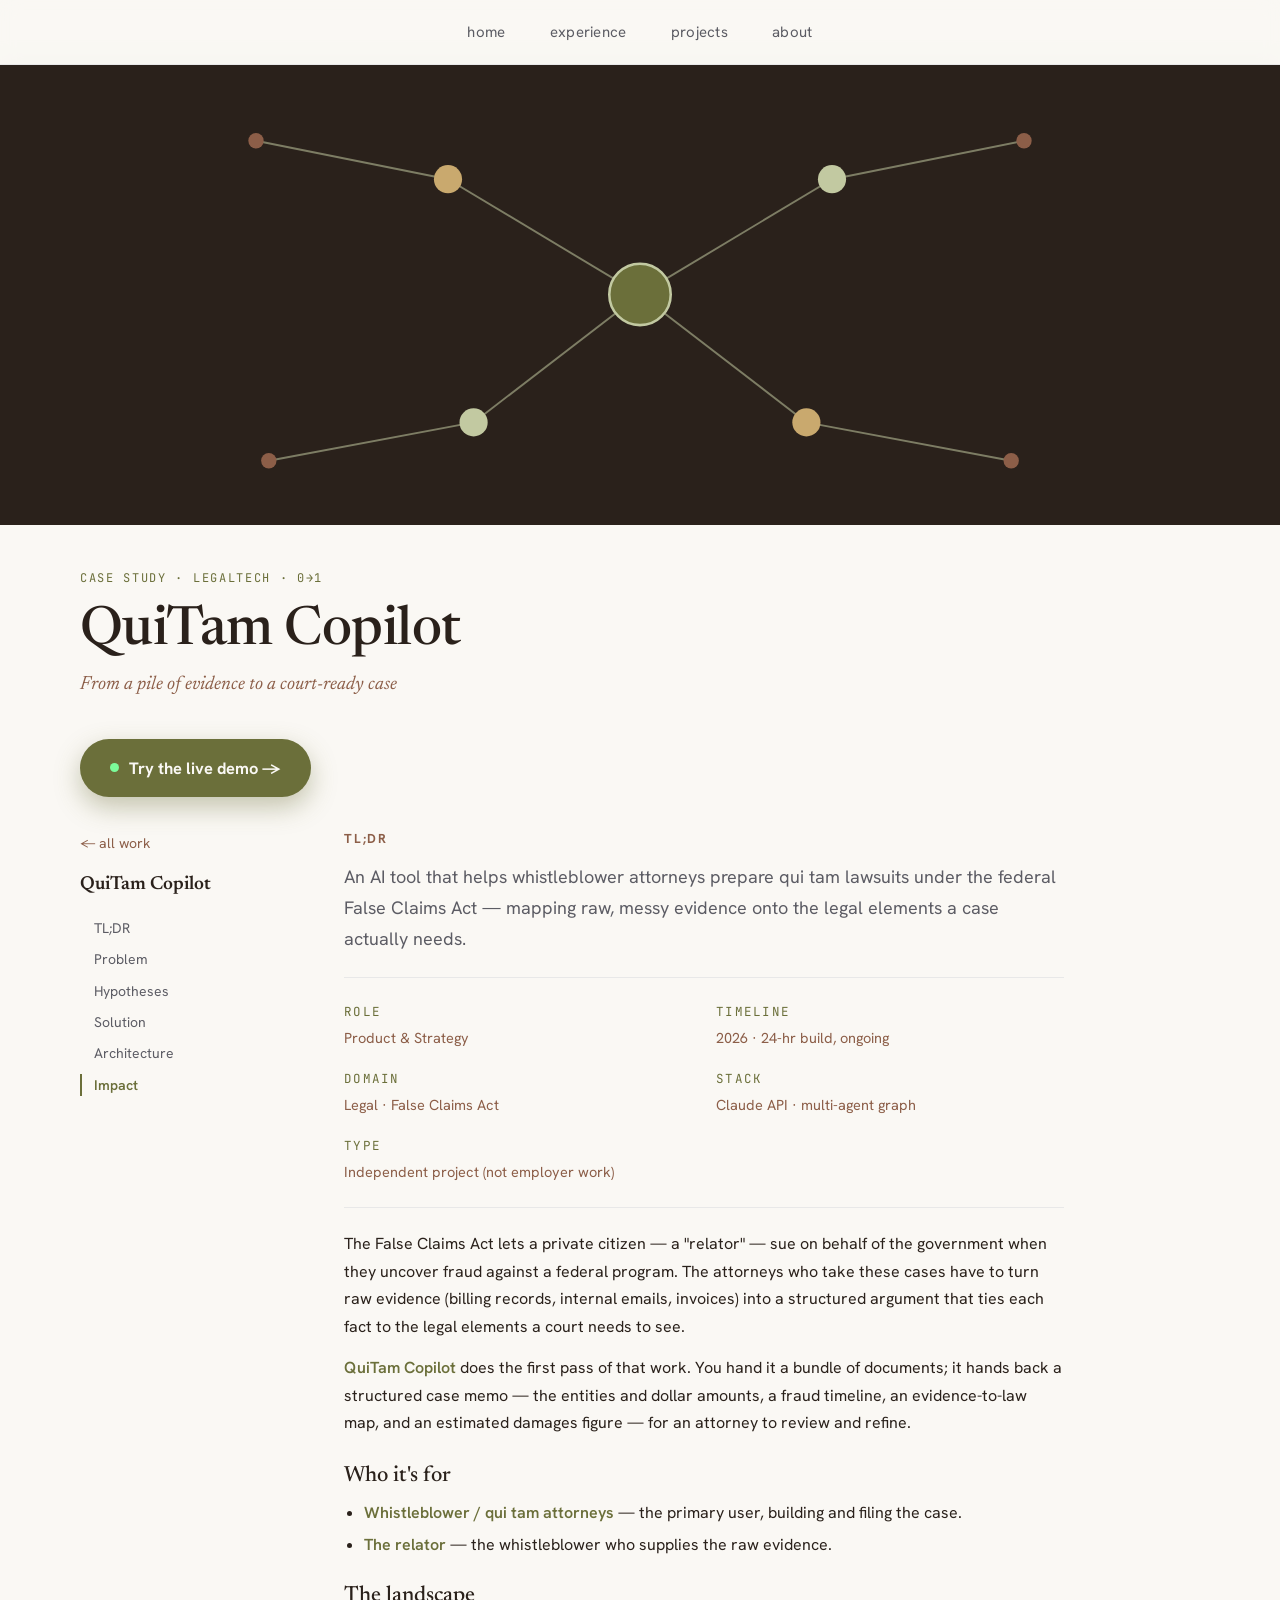
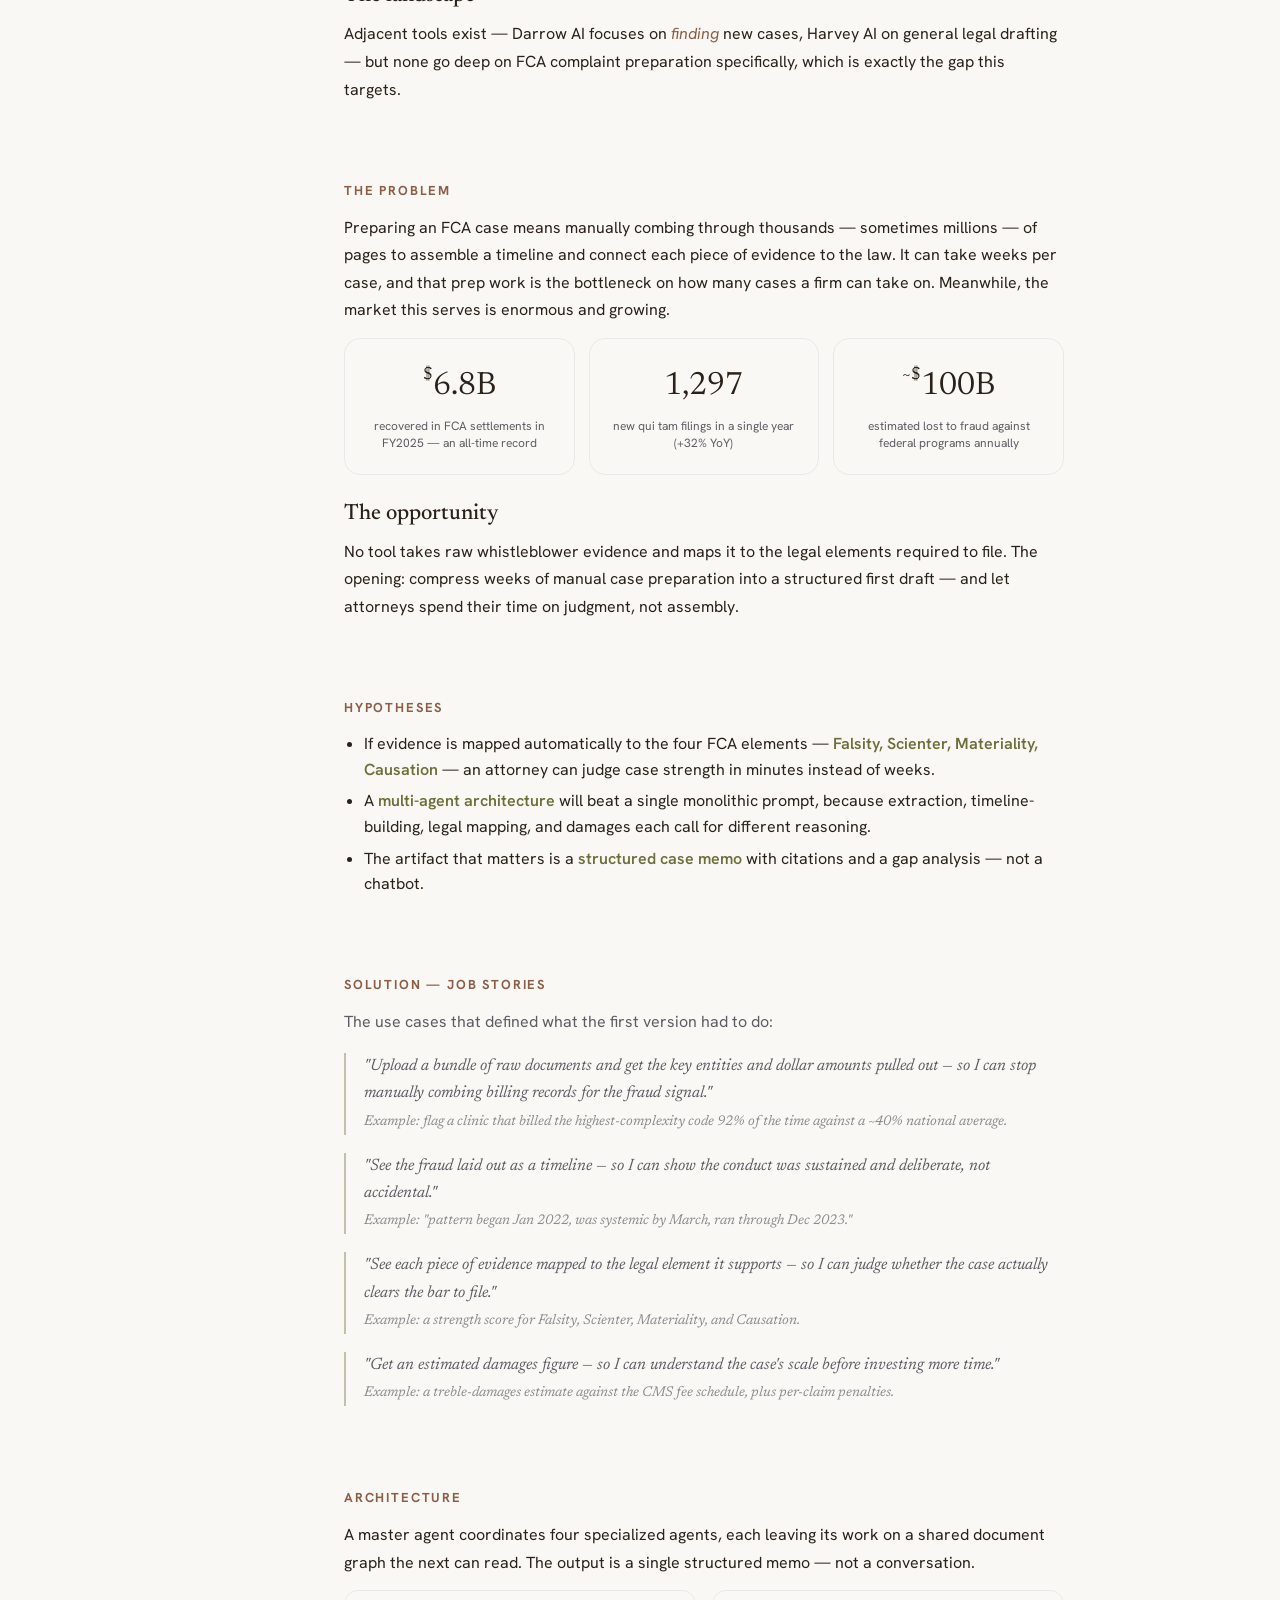
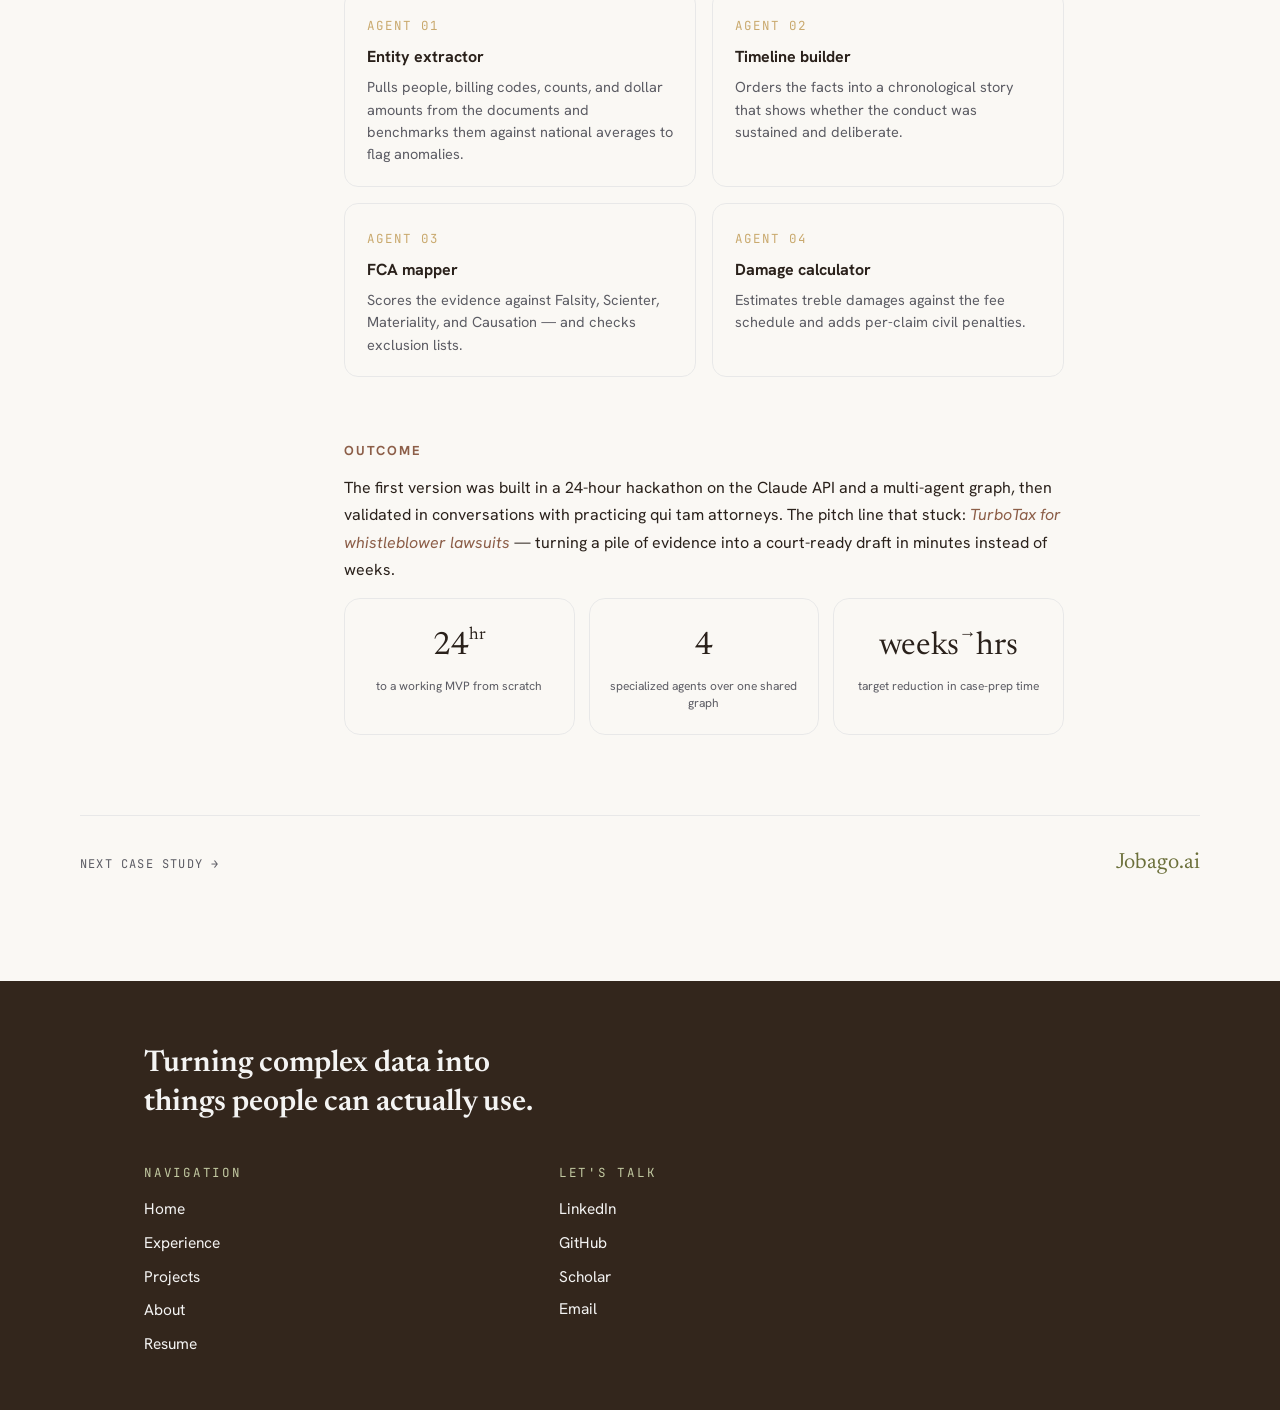
<file: v2-quitam.html>
<!DOCTYPE html>
<html lang="en">
<head>
<meta charset="UTF-8" />
<meta name="viewport" content="width=device-width, initial-scale=1" />
<title>QuiTam Copilot — Debmalya Sarkar</title>
<meta name="description" content="A multi-agent AI tool that turns whistleblower evidence into a court-ready False Claims Act case." />
<link rel="preconnect" href="https://fonts.googleapis.com" />
<link rel="preconnect" href="https://fonts.gstatic.com" crossorigin />
<link href="https://fonts.googleapis.com/css2?family=Hanken+Grotesk:wght@400;500;600;700&family=Newsreader:ital,opsz,wght@0,6..72,400;0,6..72,500;0,6..72,700;1,6..72,400&family=JetBrains+Mono:wght@400;500&display=swap" rel="stylesheet" />
<link rel="stylesheet" href="v2-style.css?v=4" />
</head>
<body>

<header class="nav">
  <div class="nav-inner">
    <a href="index.html">home</a>
    <a href="v2-experience.html">experience</a>
    <a href="v2-projects.html">projects</a>
    <a href="v2-about.html">about</a>
  </div>
</header>

<main>
  <div class="cs-hero-media">
    <svg viewBox="0 0 2000 720" preserveAspectRatio="xMidYMid slice" xmlns="http://www.w3.org/2000/svg" aria-hidden="true">
      <rect width="2000" height="720" fill="#2A211B"/>
      <g stroke="#C2C9A1" stroke-width="3" opacity="0.55">
        <line x1="1000" y1="360" x2="700" y2="180"/><line x1="1000" y1="360" x2="740" y2="560"/>
        <line x1="1000" y1="360" x2="1300" y2="180"/><line x1="1000" y1="360" x2="1260" y2="560"/>
        <line x1="700" y1="180" x2="400" y2="120"/><line x1="1300" y1="180" x2="1600" y2="120"/>
        <line x1="740" y1="560" x2="420" y2="620"/><line x1="1260" y1="560" x2="1580" y2="620"/>
      </g>
      <circle cx="1000" cy="360" r="48" fill="#6B6F3A" stroke="#C2C9A1" stroke-width="4"/>
      <circle cx="700" cy="180" r="22" fill="#C9A96E"/><circle cx="740" cy="560" r="22" fill="#C2C9A1"/>
      <circle cx="1300" cy="180" r="22" fill="#C2C9A1"/><circle cx="1260" cy="560" r="22" fill="#C9A96E"/>
      <circle cx="400" cy="120" r="12" fill="#8C5E48"/><circle cx="1600" cy="120" r="12" fill="#8C5E48"/>
      <circle cx="420" cy="620" r="12" fill="#8C5E48"/><circle cx="1580" cy="620" r="12" fill="#8C5E48"/>
    </svg>
  </div>

  <div class="wrap cs-head">
    <p class="cat reveal">Case study · LegalTech · 0→1</p>
    <h1 class="reveal">QuiTam Copilot</h1>
    <p class="sub reveal">From a pile of evidence to a court-ready case</p>
    <a class="demo-cta reveal" href="https://jac-2026-juqg.vercel.app/" target="_blank" rel="noopener">
      <span class="live-dot"></span> Try the live demo →
    </a>
  </div>

  <div class="wrap cs-layout">
    <aside class="cs-sidebar">
      <div class="cs-sidebar-inner">
        <a class="cs-back" href="v2-projects.html">← all work</a>
        <h2 class="cs-side-title">QuiTam Copilot</h2>
        <nav class="cs-spy">
          <a href="#tldr" class="active">TL;DR</a>
          <a href="#problem">Problem</a>
          <a href="#hypotheses">Hypotheses</a>
          <a href="#solution">Solution</a>
          <a href="#architecture">Architecture</a>
          <a href="#impact">Impact</a>
        </nav>
      </div>
    </aside>

    <div class="cs-content">

      <section id="tldr" class="cs-section reveal">
        <h2 class="eyebrow">TL;DR</h2>
        <p class="cs-lede">An AI tool that helps whistleblower attorneys prepare qui tam lawsuits under the federal False Claims Act — mapping raw, messy evidence onto the legal elements a case actually needs.</p>
        <dl class="cs-meta">
          <div><dt>Role</dt><dd>Product &amp; Strategy</dd></div>
          <div><dt>Timeline</dt><dd>2026 · 24-hr build, ongoing</dd></div>
          <div><dt>Domain</dt><dd>Legal · False Claims Act</dd></div>
          <div><dt>Stack</dt><dd>Claude API · multi-agent graph</dd></div>
          <div><dt>Type</dt><dd>Independent project (not employer work)</dd></div>
        </dl>
        <div class="cs-prose">
          <p>The False Claims Act lets a private citizen — a "relator" — sue on behalf of the government when they uncover fraud against a federal program. The attorneys who take these cases have to turn raw evidence (billing records, internal emails, invoices) into a structured argument that ties each fact to the legal elements a court needs to see.</p>
          <p><strong>QuiTam Copilot</strong> does the first pass of that work. You hand it a bundle of documents; it hands back a structured case memo — the entities and dollar amounts, a fraud timeline, an evidence-to-law map, and an estimated damages figure — for an attorney to review and refine.</p>
          <h3>Who it's for</h3>
          <ul>
            <li><strong>Whistleblower / qui tam attorneys</strong> — the primary user, building and filing the case.</li>
            <li><strong>The relator</strong> — the whistleblower who supplies the raw evidence.</li>
          </ul>
          <h3>The landscape</h3>
          <p>Adjacent tools exist — Darrow AI focuses on <em>finding</em> new cases, Harvey AI on general legal drafting — but none go deep on FCA complaint preparation specifically, which is exactly the gap this targets.</p>
        </div>
      </section>

      <section id="problem" class="cs-section reveal">
        <h2 class="eyebrow">The Problem</h2>
        <div class="cs-prose">
          <p>Preparing an FCA case means manually combing through thousands — sometimes millions — of pages to assemble a timeline and connect each piece of evidence to the law. It can take weeks per case, and that prep work is the bottleneck on how many cases a firm can take on. Meanwhile, the market this serves is enormous and growing.</p>
        </div>
        <div class="cs-stats">
          <div class="cs-stat"><div class="num"><span class="unit">$</span>6.8B</div><div class="lbl">recovered in FCA settlements in FY2025 — an all-time record</div></div>
          <div class="cs-stat"><div class="num">1,297</div><div class="lbl">new qui tam filings in a single year (+32% YoY)</div></div>
          <div class="cs-stat"><div class="num"><span class="unit">~$</span>100B</div><div class="lbl">estimated lost to fraud against federal programs annually</div></div>
        </div>
        <div class="cs-prose" style="margin-top:20px;">
          <h3>The opportunity</h3>
          <p>No tool takes raw whistleblower evidence and maps it to the legal elements required to file. The opening: compress weeks of manual case preparation into a structured first draft — and let attorneys spend their time on judgment, not assembly.</p>
        </div>
      </section>

      <section id="hypotheses" class="cs-section reveal">
        <h2 class="eyebrow">Hypotheses</h2>
        <div class="cs-prose">
          <ul>
            <li>If evidence is mapped automatically to the four FCA elements — <strong>Falsity, Scienter, Materiality, Causation</strong> — an attorney can judge case strength in minutes instead of weeks.</li>
            <li>A <strong>multi-agent architecture</strong> will beat a single monolithic prompt, because extraction, timeline-building, legal mapping, and damages each call for different reasoning.</li>
            <li>The artifact that matters is a <strong>structured case memo</strong> with citations and a gap analysis — not a chatbot.</li>
          </ul>
        </div>
      </section>

      <section id="solution" class="cs-section reveal">
        <h2 class="eyebrow">Solution — Job Stories</h2>
        <p class="cs-lede" style="font-size:16px;margin-bottom:14px;">The use cases that defined what the first version had to do:</p>
        <div class="cs-quote">"Upload a bundle of raw documents and get the key entities and dollar amounts pulled out — so I can stop manually combing billing records for the fraud signal." <br><span style="opacity:.7;font-size:14px;">Example: flag a clinic that billed the highest-complexity code 92% of the time against a ~40% national average.</span></div>
        <div class="cs-quote">"See the fraud laid out as a timeline — so I can show the conduct was sustained and deliberate, not accidental." <br><span style="opacity:.7;font-size:14px;">Example: "pattern began Jan 2022, was systemic by March, ran through Dec 2023."</span></div>
        <div class="cs-quote">"See each piece of evidence mapped to the legal element it supports — so I can judge whether the case actually clears the bar to file." <br><span style="opacity:.7;font-size:14px;">Example: a strength score for Falsity, Scienter, Materiality, and Causation.</span></div>
        <div class="cs-quote">"Get an estimated damages figure — so I can understand the case's scale before investing more time." <br><span style="opacity:.7;font-size:14px;">Example: a treble-damages estimate against the CMS fee schedule, plus per-claim penalties.</span></div>
      </section>

      <section id="architecture" class="cs-section reveal">
        <h2 class="eyebrow">Architecture</h2>
        <div class="cs-prose">
          <p>A master agent coordinates four specialized agents, each leaving its work on a shared document graph the next can read. The output is a single structured memo — not a conversation.</p>
        </div>
        <div class="cs-cards">
          <div class="cs-card"><span class="step">Agent 01</span><h4>Entity extractor</h4><p>Pulls people, billing codes, counts, and dollar amounts from the documents and benchmarks them against national averages to flag anomalies.</p></div>
          <div class="cs-card"><span class="step">Agent 02</span><h4>Timeline builder</h4><p>Orders the facts into a chronological story that shows whether the conduct was sustained and deliberate.</p></div>
          <div class="cs-card"><span class="step">Agent 03</span><h4>FCA mapper</h4><p>Scores the evidence against Falsity, Scienter, Materiality, and Causation — and checks exclusion lists.</p></div>
          <div class="cs-card"><span class="step">Agent 04</span><h4>Damage calculator</h4><p>Estimates treble damages against the fee schedule and adds per-claim civil penalties.</p></div>
        </div>
      </section>

      <section id="impact" class="cs-section reveal">
        <h2 class="eyebrow">Outcome</h2>
        <div class="cs-prose">
          <p>The first version was built in a 24-hour hackathon on the Claude API and a multi-agent graph, then validated in conversations with practicing qui tam attorneys. The pitch line that stuck: <em>TurboTax for whistleblower lawsuits</em> — turning a pile of evidence into a court-ready draft in minutes instead of weeks.</p>
        </div>
        <div class="cs-stats">
          <div class="cs-stat"><div class="num">24<span class="unit">hr</span></div><div class="lbl">to a working MVP from scratch</div></div>
          <div class="cs-stat"><div class="num">4</div><div class="lbl">specialized agents over one shared graph</div></div>
          <div class="cs-stat"><div class="num">weeks<span class="unit">→</span>hrs</div><div class="lbl">target reduction in case-prep time</div></div>
        </div>
      </section>

    </div>
  </div>

  <div class="wrap cs-next">
    <a href="v2-jobago.html">
      <span class="lbl">Next case study →</span>
      <span class="ttl">Jobago.ai</span>
    </a>
  </div>
</main>

<footer class="site" id="contact">
  <div class="wrap">
    <p class="tagline">Turning complex data into things people can actually use.</p>
    <div class="footer-grid">
      <div class="footer-col">
        <p class="label">Navigation</p>
        <a href="index.html">Home</a>
        <a href="v2-experience.html">Experience</a>
        <a href="v2-projects.html">Projects</a>
        <a href="v2-about.html">About</a>
        <a href="Debmalya_Sarkar_Resume_v1.pdf" target="_blank" rel="noopener">Resume</a>
      </div>
      <div class="footer-col">
        <p class="label">Let's Talk</p>
        <a href="https://www.linkedin.com/in/debmalya-sarkar/" target="_blank" rel="noopener">LinkedIn</a>
        <a href="https://github.com/debssM" target="_blank" rel="noopener">GitHub</a>
        <a href="https://scholar.google.com/citations?user=kAcK5e4AAAAJ&hl=en" target="_blank" rel="noopener">Scholar</a>
        <button type="button" class="copy-email-btn">Email</button>
      </div>
    </div>
  </div>
</footer>

<script src="v2-common.js?v=3"></script>
</body>
</html>
</file>
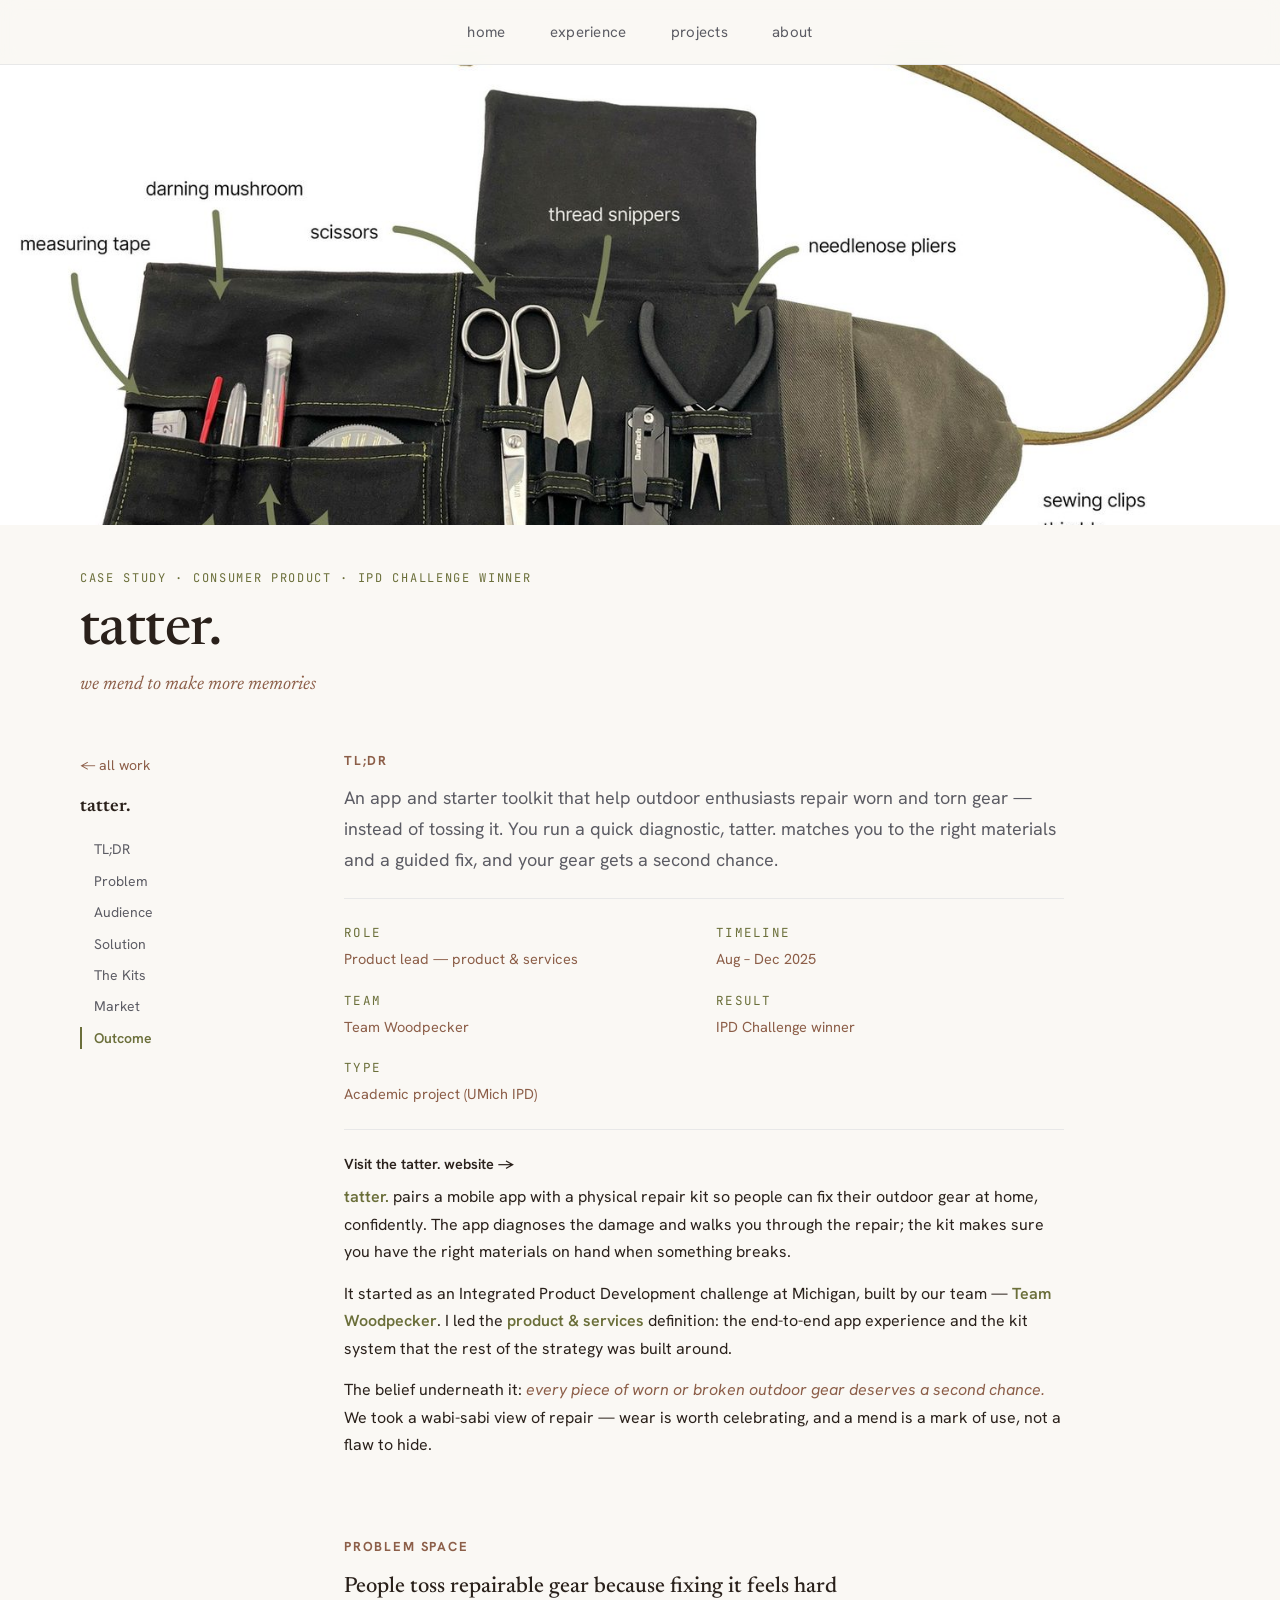
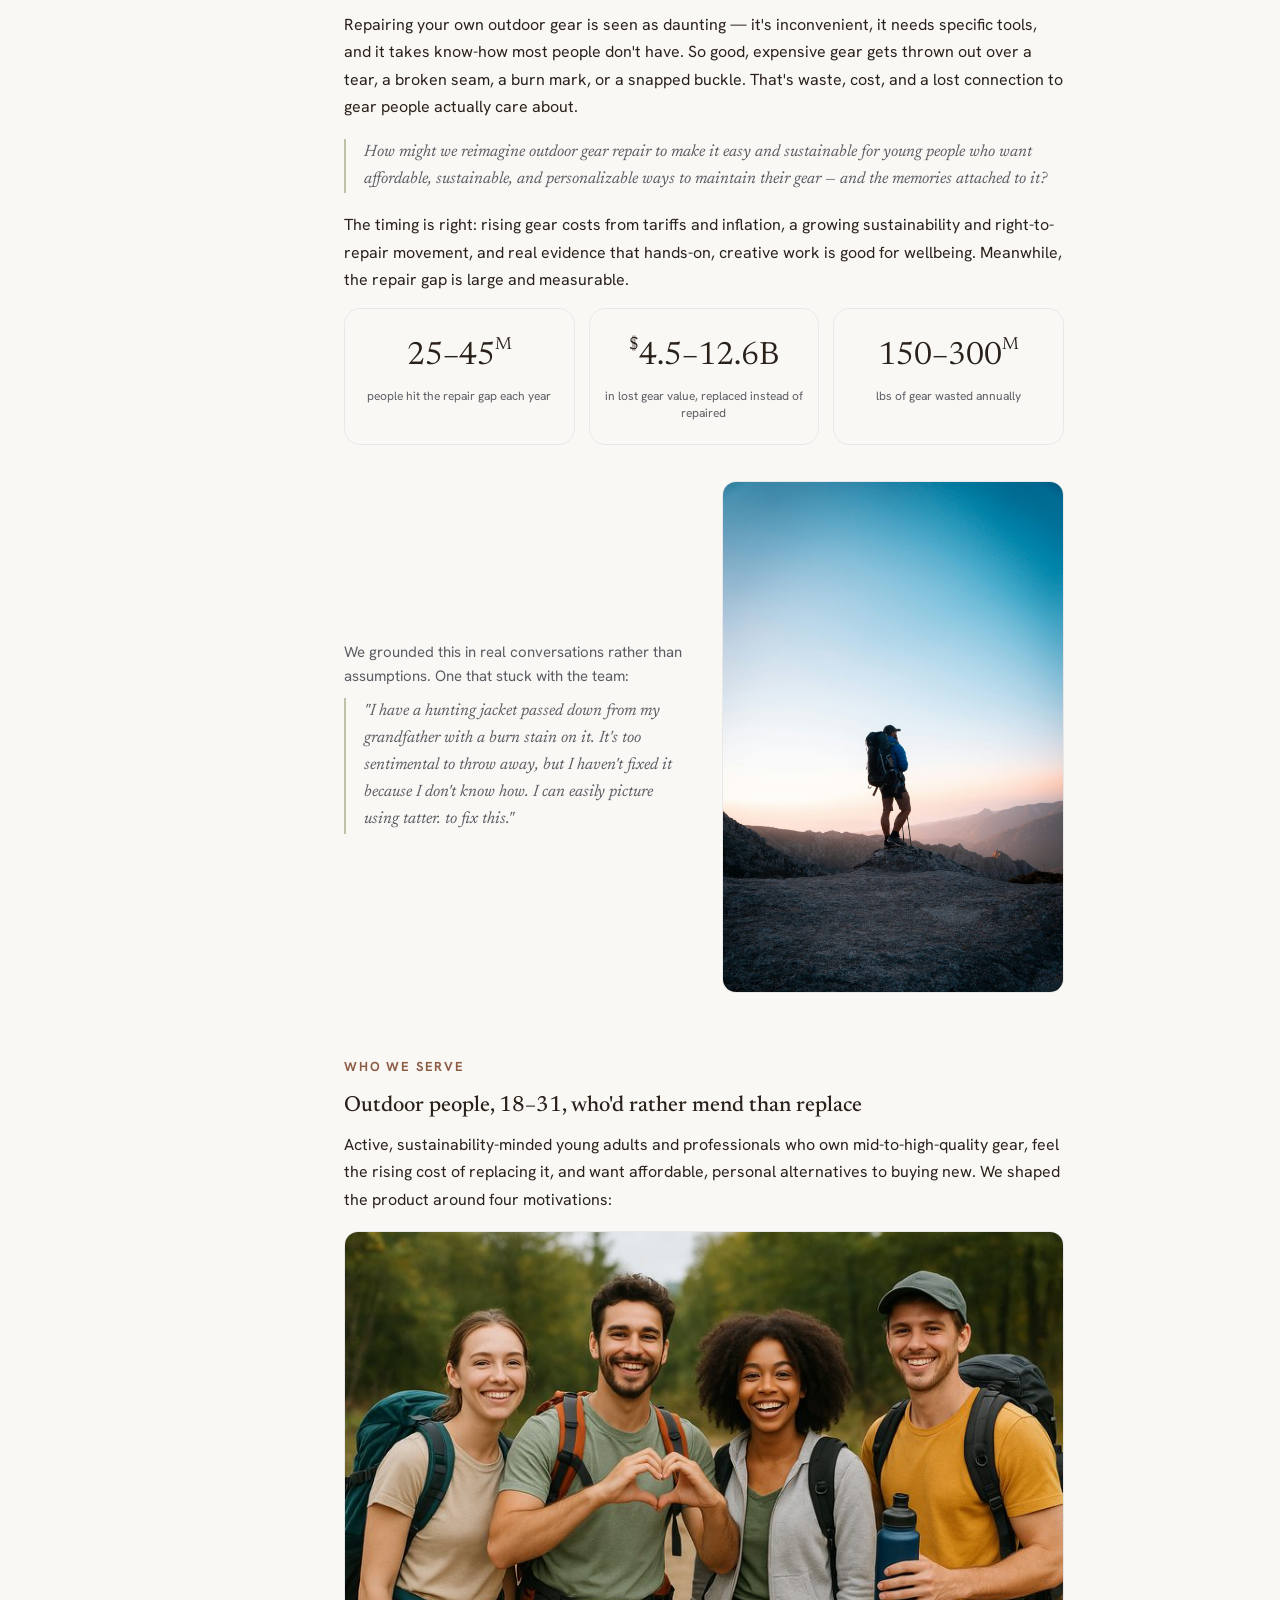
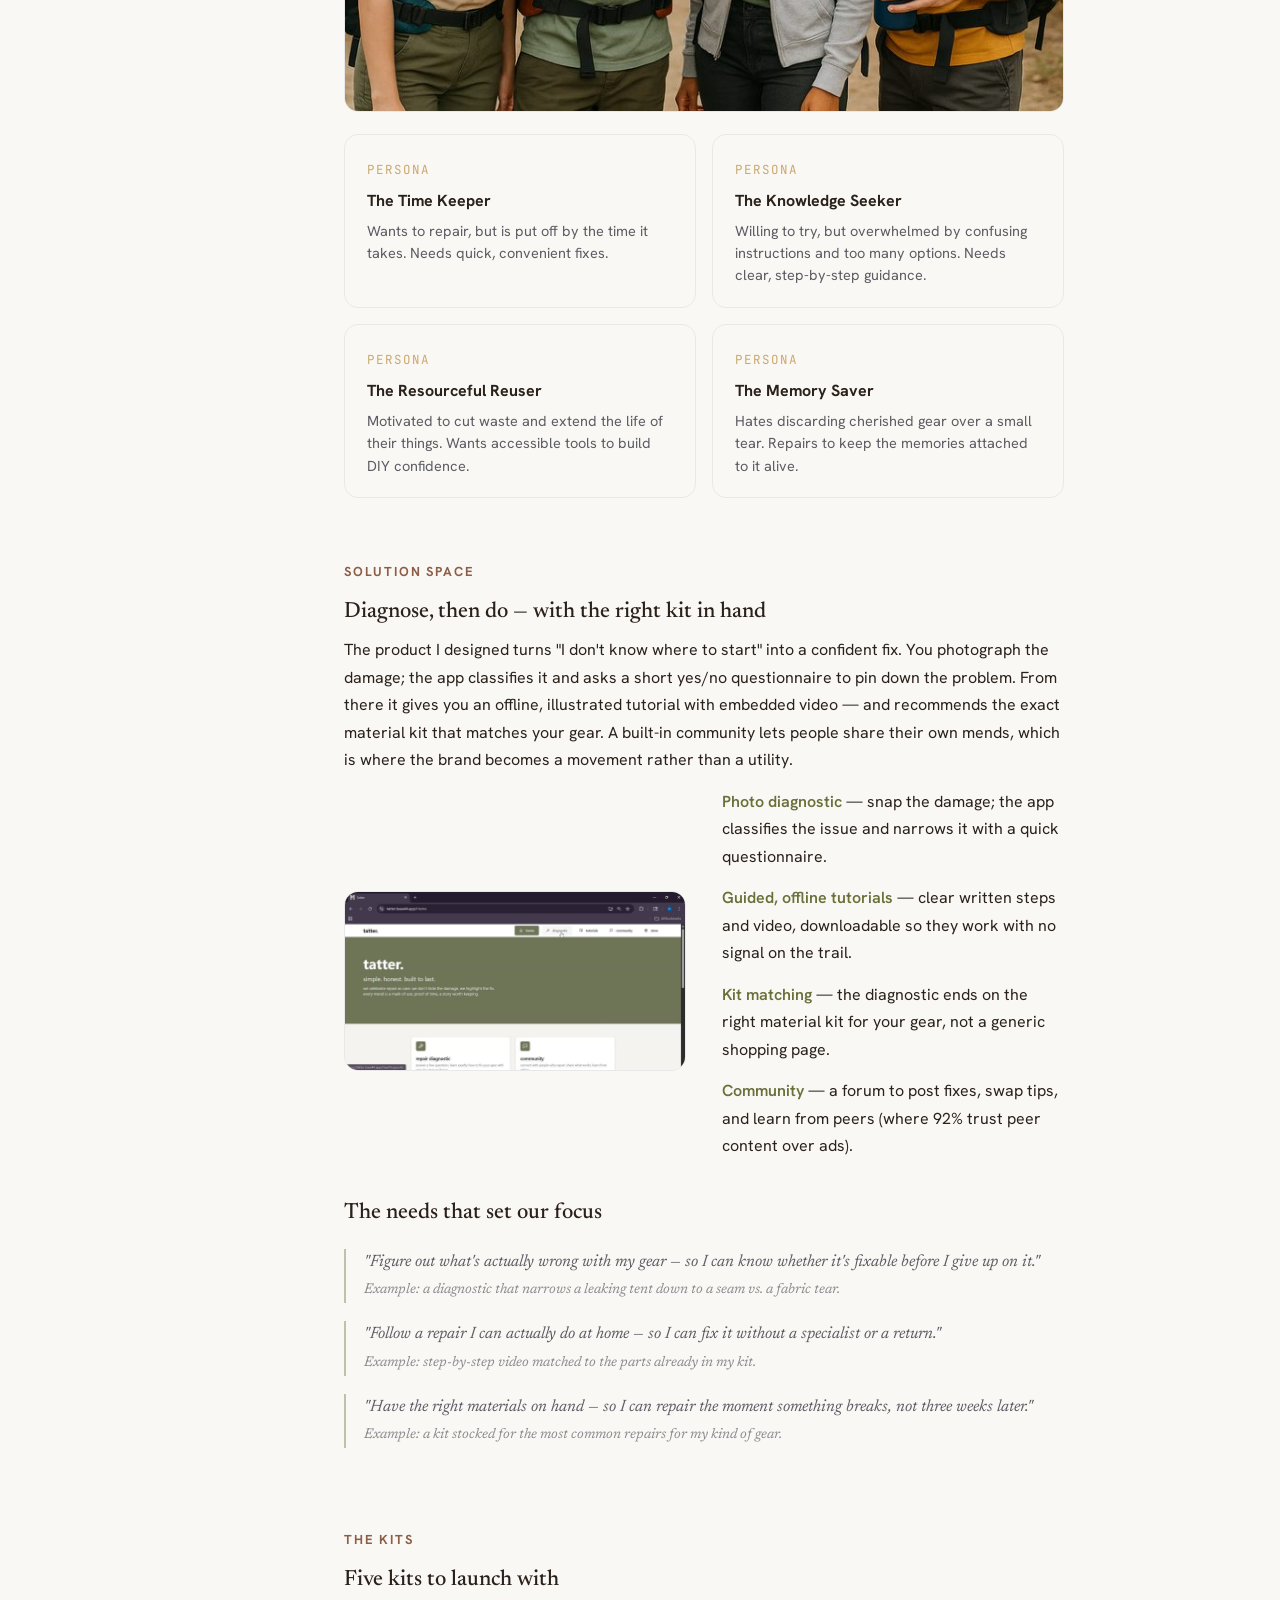
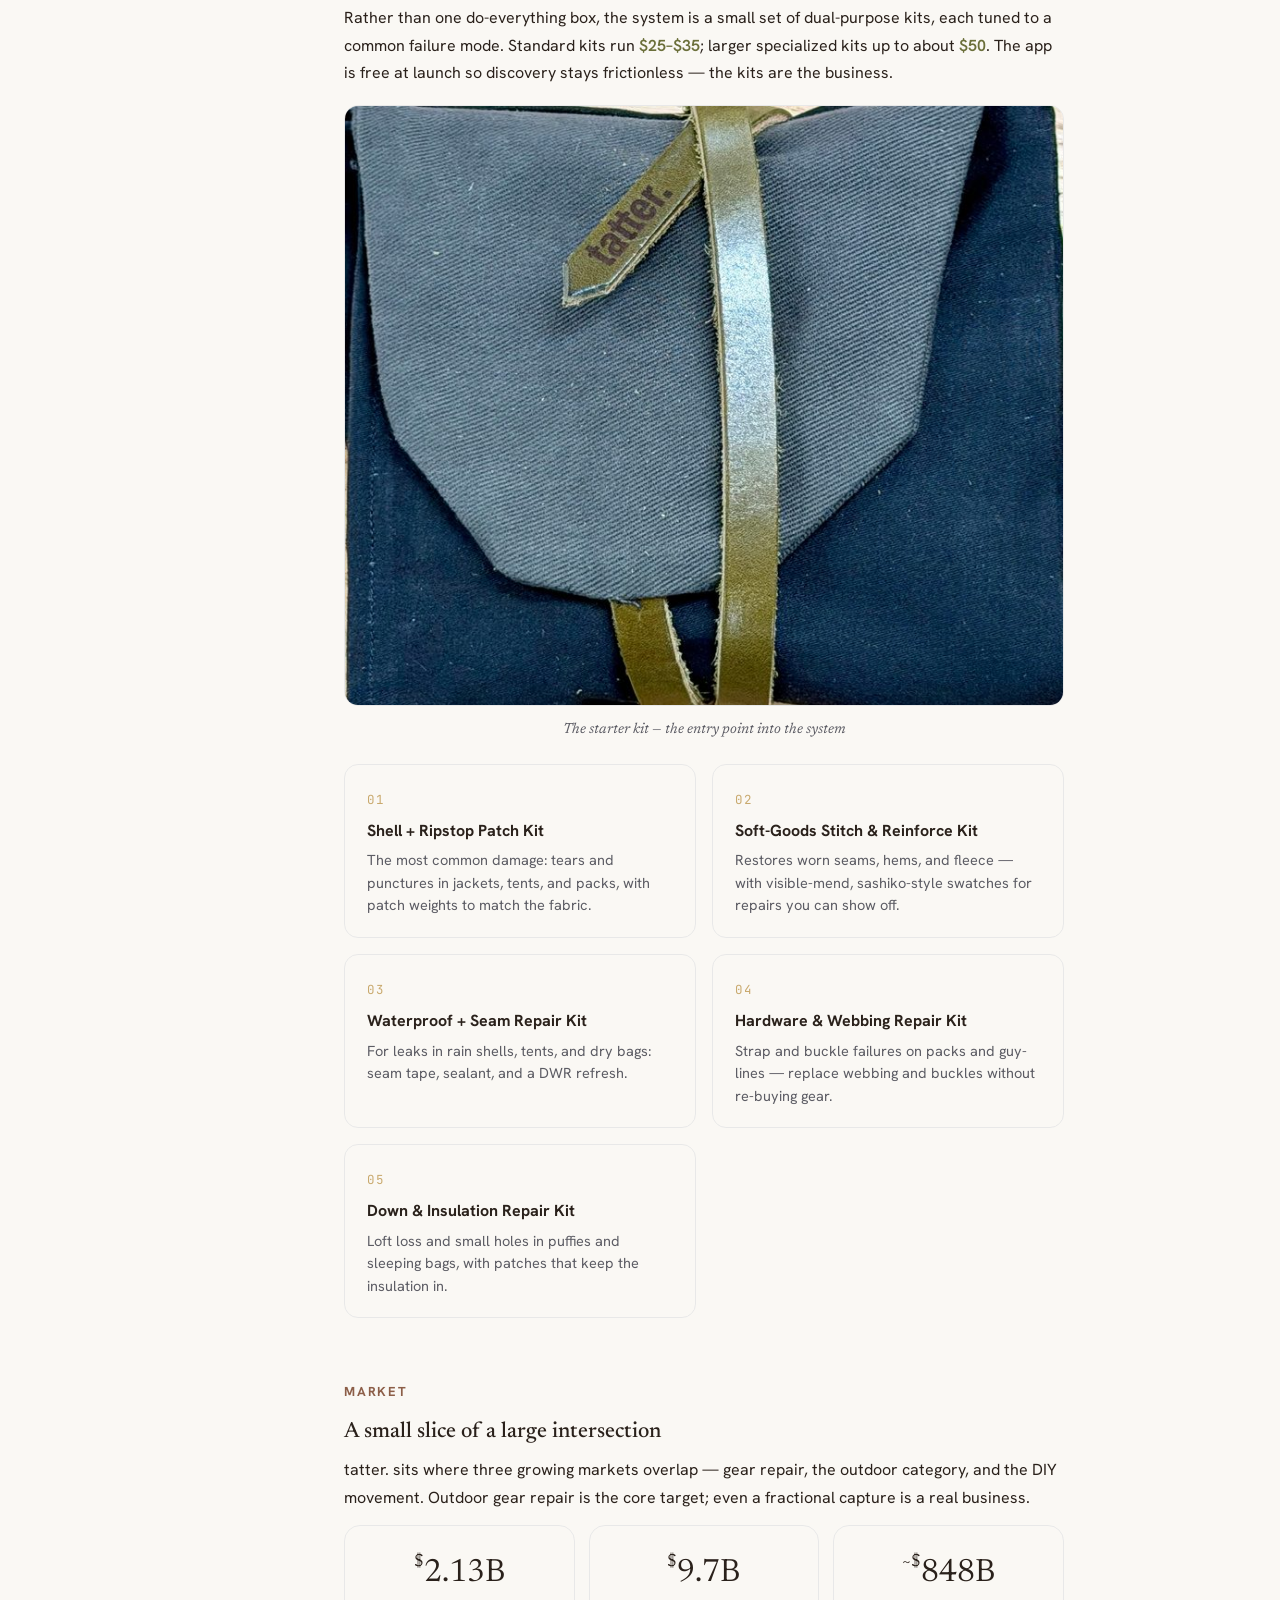
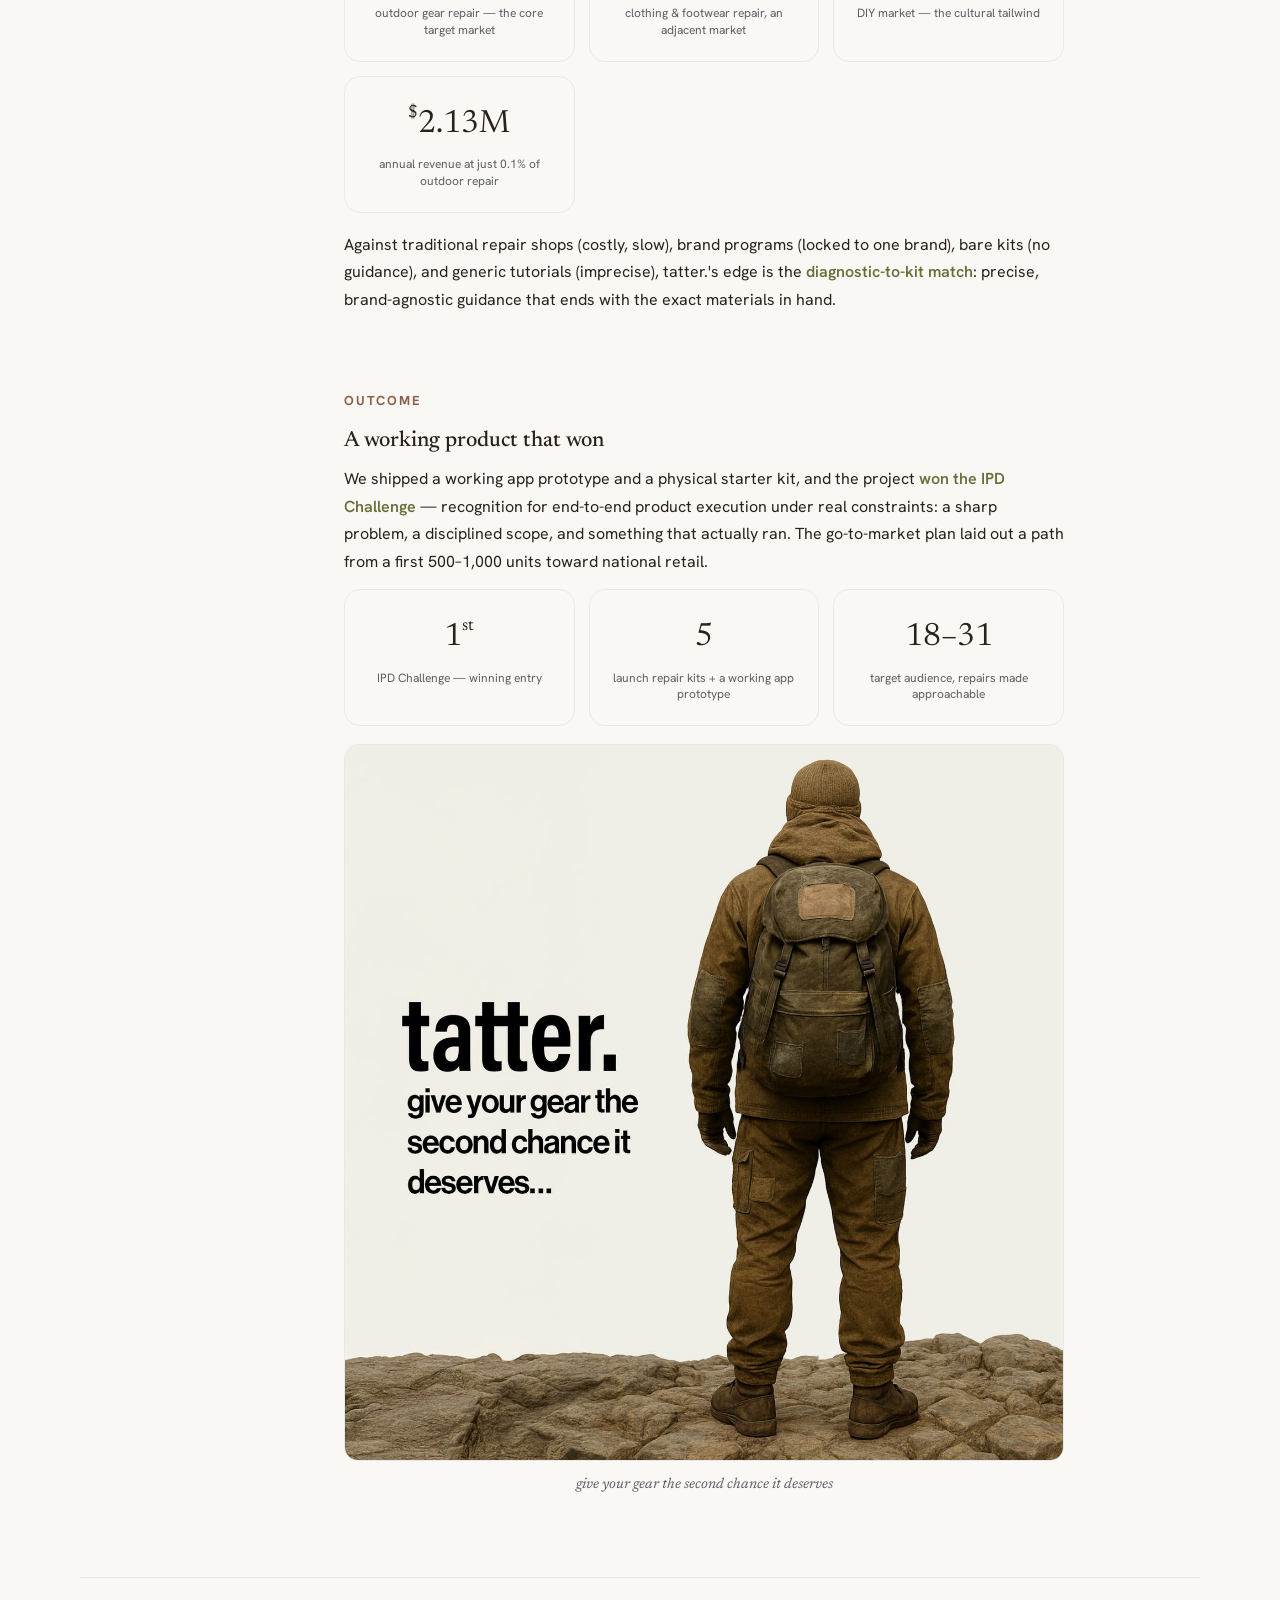
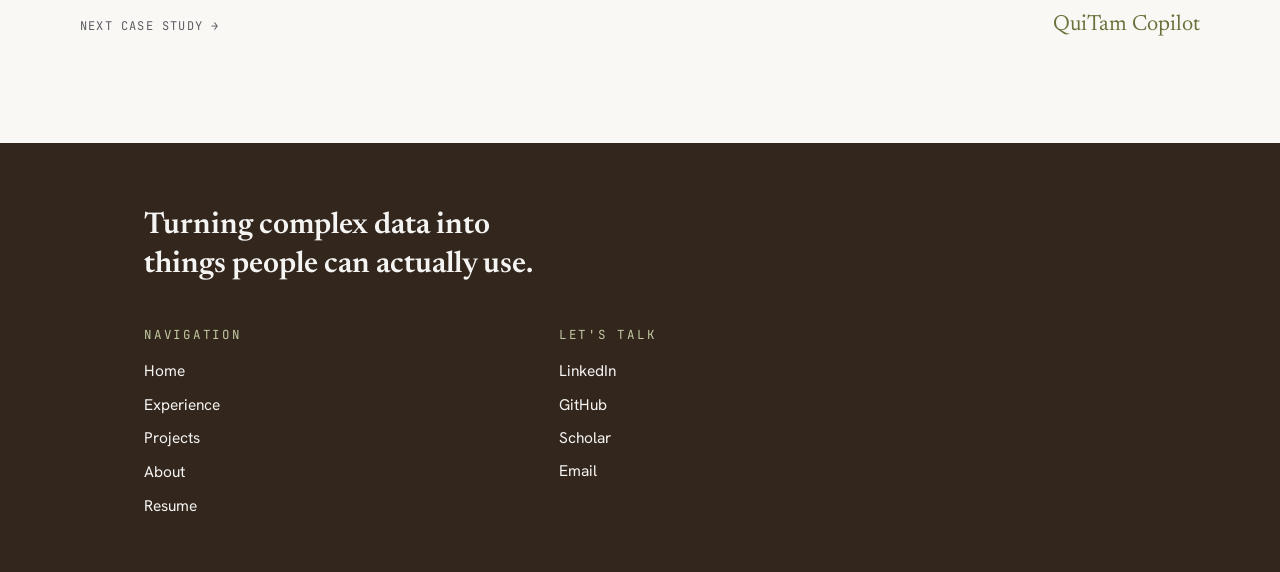
<file: v2-tatter.html>
<!DOCTYPE html>
<html lang="en">
<head>
<meta charset="UTF-8" />
<meta name="viewport" content="width=device-width, initial-scale=1" />
<title>tatter. — Debmalya Sarkar</title>
<meta name="description" content="An app and starter toolkit that help outdoor enthusiasts repair worn gear instead of replacing it." />
<link rel="preconnect" href="https://fonts.googleapis.com" />
<link rel="preconnect" href="https://fonts.gstatic.com" crossorigin />
<link href="https://fonts.googleapis.com/css2?family=Hanken+Grotesk:wght@400;500;600;700&family=Newsreader:ital,opsz,wght@0,6..72,400;0,6..72,500;0,6..72,700;1,6..72,400&family=JetBrains+Mono:wght@400;500&display=swap" rel="stylesheet" />
<link rel="stylesheet" href="v2-style.css?v=4" />
</head>
<body>

<header class="nav">
  <div class="nav-inner">
    <a href="index.html">home</a>
    <a href="v2-experience.html">experience</a>
    <a href="v2-projects.html">projects</a>
    <a href="v2-about.html">about</a>
  </div>
</header>

<main>
  <div class="cs-hero-media">
    <img src="images/tatter/hero-toolkit.jpg" alt="The tatter. starter toolkit laid out in a waxed-canvas roll." />
  </div>

  <div class="wrap cs-head">
    <p class="cat reveal">Case study · Consumer product · IPD Challenge winner</p>
    <h1 class="reveal">tatter.</h1>
    <p class="sub reveal">we mend to make more memories</p>
  </div>

  <div class="wrap cs-layout">
    <aside class="cs-sidebar">
      <div class="cs-sidebar-inner">
        <a class="cs-back" href="v2-projects.html">← all work</a>
        <h2 class="cs-side-title">tatter.</h2>
        <nav class="cs-spy">
          <a href="#tldr" class="active">TL;DR</a>
          <a href="#problem">Problem</a>
          <a href="#audience">Audience</a>
          <a href="#solution">Solution</a>
          <a href="#kits">The Kits</a>
          <a href="#market">Market</a>
          <a href="#impact">Outcome</a>
        </nav>
      </div>
    </aside>

    <div class="cs-content">

      <section id="tldr" class="cs-section reveal">
        <h2 class="eyebrow">TL;DR</h2>
        <p class="cs-lede">An app and starter toolkit that help outdoor enthusiasts repair worn and torn gear — instead of tossing it. You run a quick diagnostic, tatter. matches you to the right materials and a guided fix, and your gear gets a second chance.</p>
        <dl class="cs-meta">
          <div><dt>Role</dt><dd>Product lead — product &amp; services</dd></div>
          <div><dt>Timeline</dt><dd>Aug – Dec 2025</dd></div>
          <div><dt>Team</dt><dd>Team Woodpecker</dd></div>
          <div><dt>Result</dt><dd>IPD Challenge winner</dd></div>
          <div><dt>Type</dt><dd>Academic project (UMich IPD)</dd></div>
        </dl>
        <div class="cs-links-row">
          <a href="https://tatter.base44.app/Home" target="_blank" rel="noopener">Visit the tatter. website →</a>
        </div>
        <div class="cs-prose">
          <p><strong>tatter.</strong> pairs a mobile app with a physical repair kit so people can fix their outdoor gear at home, confidently. The app diagnoses the damage and walks you through the repair; the kit makes sure you have the right materials on hand when something breaks.</p>
          <p>It started as an Integrated Product Development challenge at Michigan, built by our team — <strong>Team Woodpecker</strong>. I led the <strong>product &amp; services</strong> definition: the end-to-end app experience and the kit system that the rest of the strategy was built around.</p>
          <p>The belief underneath it: <em>every piece of worn or broken outdoor gear deserves a second chance.</em> We took a wabi-sabi view of repair — wear is worth celebrating, and a mend is a mark of use, not a flaw to hide.</p>
        </div>
      </section>

      <section id="problem" class="cs-section reveal">
        <h2 class="eyebrow">Problem Space</h2>
        <h3 style="margin-top:0;">People toss repairable gear because fixing it feels hard</h3>
        <div class="cs-prose">
          <p>Repairing your own outdoor gear is seen as daunting — it's inconvenient, it needs specific tools, and it takes know-how most people don't have. So good, expensive gear gets thrown out over a tear, a broken seam, a burn mark, or a snapped buckle. That's waste, cost, and a lost connection to gear people actually care about.</p>
        </div>
        <div class="cs-quote">How might we reimagine outdoor gear repair to make it easy and sustainable for young people who want affordable, sustainable, and personalizable ways to maintain their gear — and the memories attached to it?</div>
        <div class="cs-prose">
          <p>The timing is right: rising gear costs from tariffs and inflation, a growing sustainability and right-to-repair movement, and real evidence that hands-on, creative work is good for wellbeing. Meanwhile, the repair gap is large and measurable.</p>
        </div>
        <div class="cs-stats">
          <div class="cs-stat"><div class="num">25–45<span class="unit">M</span></div><div class="lbl">people hit the repair gap each year</div></div>
          <div class="cs-stat"><div class="num"><span class="unit">$</span>4.5–12.6B</div><div class="lbl">in lost gear value, replaced instead of repaired</div></div>
          <div class="cs-stat"><div class="num">150–300<span class="unit">M</span></div><div class="lbl">lbs of gear wasted annually</div></div>
        </div>

        <div class="cs-split flip" style="margin-top:36px;">
          <div>
            <p style="margin:0 0 10px;color:var(--muted);font-size:15px;">We grounded this in real conversations rather than assumptions. One that stuck with the team:</p>
            <div class="cs-quote" style="margin:0;">"I have a hunting jacket passed down from my grandfather with a burn stain on it. It's too sentimental to throw away, but I haven't fixed it because I don't know how. I can easily picture using tatter. to fix this."</div>
          </div>
          <div class="cs-split-media">
            <div class="cs-figure" style="margin:0;">
              <div class="frame"><img src="images/tatter/portrait.jpg" alt="A hiker on a ridgeline at golden hour." /></div>
            </div>
          </div>
        </div>
      </section>

      <section id="audience" class="cs-section reveal">
        <h2 class="eyebrow">Who We Serve</h2>
        <h3 style="margin-top:0;">Outdoor people, 18–31, who'd rather mend than replace</h3>
        <div class="cs-prose">
          <p>Active, sustainability-minded young adults and professionals who own mid-to-high-quality gear, feel the rising cost of replacing it, and want affordable, personal alternatives to buying new. We shaped the product around four motivations:</p>
        </div>
        <div class="cs-figure">
          <div class="frame"><img src="images/tatter/personas.jpg" alt="A group of four friends outdoors with packs and gear." /></div>
        </div>
        <div class="cs-cards" style="margin-top:22px;">
          <div class="cs-card"><span class="step">Persona</span><h4>The Time Keeper</h4><p>Wants to repair, but is put off by the time it takes. Needs quick, convenient fixes.</p></div>
          <div class="cs-card"><span class="step">Persona</span><h4>The Knowledge Seeker</h4><p>Willing to try, but overwhelmed by confusing instructions and too many options. Needs clear, step-by-step guidance.</p></div>
          <div class="cs-card"><span class="step">Persona</span><h4>The Resourceful Reuser</h4><p>Motivated to cut waste and extend the life of their things. Wants accessible tools to build DIY confidence.</p></div>
          <div class="cs-card"><span class="step">Persona</span><h4>The Memory Saver</h4><p>Hates discarding cherished gear over a small tear. Repairs to keep the memories attached to it alive.</p></div>
        </div>
      </section>

      <section id="solution" class="cs-section reveal">
        <h2 class="eyebrow">Solution Space</h2>
        <h3 style="margin-top:0;">Diagnose, then do — with the right kit in hand</h3>
        <div class="cs-prose">
          <p>The product I designed turns "I don't know where to start" into a confident fix. You photograph the damage; the app classifies it and asks a short yes/no questionnaire to pin down the problem. From there it gives you an offline, illustrated tutorial with embedded video — and recommends the exact material kit that matches your gear. A built-in community lets people share their own mends, which is where the brand becomes a movement rather than a utility.</p>
        </div>
        <div class="cs-split">
          <div class="cs-split-media">
            <div class="cs-figure" style="margin:0;">
              <div class="frame"><img src="images/tatter/device.jpg" alt="The tatter. app home screen." /></div>
            </div>
          </div>
          <div class="cs-prose">
            <p><strong>Photo diagnostic</strong> — snap the damage; the app classifies the issue and narrows it with a quick questionnaire.</p>
            <p><strong>Guided, offline tutorials</strong> — clear written steps and video, downloadable so they work with no signal on the trail.</p>
            <p><strong>Kit matching</strong> — the diagnostic ends on the right material kit for your gear, not a generic shopping page.</p>
            <p><strong>Community</strong> — a forum to post fixes, swap tips, and learn from peers (where 92% trust peer content over ads).</p>
          </div>
        </div>
        <h3>The needs that set our focus</h3>
        <div class="cs-quote">"Figure out what's actually wrong with my gear — so I can know whether it's fixable before I give up on it." <br><span style="opacity:.7;font-size:14px;">Example: a diagnostic that narrows a leaking tent down to a seam vs. a fabric tear.</span></div>
        <div class="cs-quote">"Follow a repair I can actually do at home — so I can fix it without a specialist or a return." <br><span style="opacity:.7;font-size:14px;">Example: step-by-step video matched to the parts already in my kit.</span></div>
        <div class="cs-quote">"Have the right materials on hand — so I can repair the moment something breaks, not three weeks later." <br><span style="opacity:.7;font-size:14px;">Example: a kit stocked for the most common repairs for my kind of gear.</span></div>
      </section>

      <section id="kits" class="cs-section reveal">
        <h2 class="eyebrow">The Kits</h2>
        <h3 style="margin-top:0;">Five kits to launch with</h3>
        <div class="cs-prose">
          <p>Rather than one do-everything box, the system is a small set of dual-purpose kits, each tuned to a common failure mode. Standard kits run <strong>$25–$35</strong>; larger specialized kits up to about <strong>$50</strong>. The app is free at launch so discovery stays frictionless — the kits are the business.</p>
        </div>
        <div class="cs-figure">
          <div class="frame"><img src="images/tatter/kits.jpg" alt="The tatter. starter tool kit in a kraft-paper sleeve." /></div>
          <figcaption>The starter kit — the entry point into the system</figcaption>
        </div>
        <div class="cs-cards" style="margin-top:22px;">
          <div class="cs-card"><span class="step">01</span><h4>Shell + Ripstop Patch Kit</h4><p>The most common damage: tears and punctures in jackets, tents, and packs, with patch weights to match the fabric.</p></div>
          <div class="cs-card"><span class="step">02</span><h4>Soft-Goods Stitch &amp; Reinforce Kit</h4><p>Restores worn seams, hems, and fleece — with visible-mend, sashiko-style swatches for repairs you can show off.</p></div>
          <div class="cs-card"><span class="step">03</span><h4>Waterproof + Seam Repair Kit</h4><p>For leaks in rain shells, tents, and dry bags: seam tape, sealant, and a DWR refresh.</p></div>
          <div class="cs-card"><span class="step">04</span><h4>Hardware &amp; Webbing Repair Kit</h4><p>Strap and buckle failures on packs and guy-lines — replace webbing and buckles without re-buying gear.</p></div>
          <div class="cs-card"><span class="step">05</span><h4>Down &amp; Insulation Repair Kit</h4><p>Loft loss and small holes in puffies and sleeping bags, with patches that keep the insulation in.</p></div>
        </div>
      </section>

      <section id="market" class="cs-section reveal">
        <h2 class="eyebrow">Market</h2>
        <h3 style="margin-top:0;">A small slice of a large intersection</h3>
        <div class="cs-prose">
          <p>tatter. sits where three growing markets overlap — gear repair, the outdoor category, and the DIY movement. Outdoor gear repair is the core target; even a fractional capture is a real business.</p>
        </div>
        <div class="cs-stats">
          <div class="cs-stat"><div class="num"><span class="unit">$</span>2.13B</div><div class="lbl">outdoor gear repair — the core target market</div></div>
          <div class="cs-stat"><div class="num"><span class="unit">$</span>9.7B</div><div class="lbl">clothing &amp; footwear repair, an adjacent market</div></div>
          <div class="cs-stat"><div class="num"><span class="unit">~$</span>848B</div><div class="lbl">DIY market — the cultural tailwind</div></div>
          <div class="cs-stat"><div class="num"><span class="unit">$</span>2.13M</div><div class="lbl">annual revenue at just 0.1% of outdoor repair</div></div>
        </div>
        <div class="cs-prose" style="margin-top:18px;">
          <p>Against traditional repair shops (costly, slow), brand programs (locked to one brand), bare kits (no guidance), and generic tutorials (imprecise), tatter.'s edge is the <strong>diagnostic-to-kit match</strong>: precise, brand-agnostic guidance that ends with the exact materials in hand.</p>
        </div>
      </section>

      <section id="impact" class="cs-section reveal">
        <h2 class="eyebrow">Outcome</h2>
        <h3 style="margin-top:0;">A working product that won</h3>
        <div class="cs-prose">
          <p>We shipped a working app prototype and a physical starter kit, and the project <strong>won the IPD Challenge</strong> — recognition for end-to-end product execution under real constraints: a sharp problem, a disciplined scope, and something that actually ran. The go-to-market plan laid out a path from a first 500–1,000 units toward national retail.</p>
        </div>
        <div class="cs-stats">
          <div class="cs-stat"><div class="num">1<span class="unit">st</span></div><div class="lbl">IPD Challenge — winning entry</div></div>
          <div class="cs-stat"><div class="num">5</div><div class="lbl">launch repair kits + a working app prototype</div></div>
          <div class="cs-stat"><div class="num">18–31</div><div class="lbl">target audience, repairs made approachable</div></div>
        </div>
        <div class="cs-figure">
          <div class="frame"><img src="images/tatter/outcome.jpg" alt="A person with a backpack on a rocky trail." /></div>
          <figcaption>give your gear the second chance it deserves</figcaption>
        </div>
      </section>

    </div>
  </div>

  <div class="wrap cs-next">
    <a href="v2-quitam.html">
      <span class="lbl">Next case study →</span>
      <span class="ttl">QuiTam Copilot</span>
    </a>
  </div>
</main>

<footer class="site" id="contact">
  <div class="wrap">
    <p class="tagline">Turning complex data into things people can actually use.</p>
    <div class="footer-grid">
      <div class="footer-col">
        <p class="label">Navigation</p>
        <a href="index.html">Home</a>
        <a href="v2-experience.html">Experience</a>
        <a href="v2-projects.html">Projects</a>
        <a href="v2-about.html">About</a>
        <a href="Debmalya_Sarkar_Resume_v1.pdf" target="_blank" rel="noopener">Resume</a>
      </div>
      <div class="footer-col">
        <p class="label">Let's Talk</p>
        <a href="https://www.linkedin.com/in/debmalya-sarkar/" target="_blank" rel="noopener">LinkedIn</a>
        <a href="https://github.com/debssM" target="_blank" rel="noopener">GitHub</a>
        <a href="https://scholar.google.com/citations?user=kAcK5e4AAAAJ&hl=en" target="_blank" rel="noopener">Scholar</a>
        <button type="button" class="copy-email-btn">Email</button>
      </div>
    </div>
  </div>
</footer>

<script src="v2-common.js?v=3"></script>
</body>
</html>
</file>
<file: v2-style.css>
:root{
  --paper:#FAF8F4;
  --ink:#2A211B;
  --muted:#5C5C64;
  --accent:#6B6F3A;
  --brown:#8C5E48;
  --gold:#C9A96E;
  --sage:#C2C9A1;
  --hairline:#E8E8E8;
  --footer-bg:#33261C;
  --maxw:1120px;
  --maxw-read:760px;
}
*{box-sizing:border-box;}
html{scroll-behavior:smooth;}
body{
  margin:0;
  background:var(--paper);
  color:var(--ink);
  font-family:"Hanken Grotesk",system-ui,sans-serif;
  font-size:17px;
  line-height:1.6;
  -webkit-font-smoothing:antialiased;
}
a{color:inherit;}
img{max-width:100%;display:block;}
.wrap{max-width:var(--maxw);margin:0 auto;padding:0 24px;}
@media(min-width:900px){.wrap{padding:0 64px;}}
.wrap-read{max-width:var(--maxw-read);margin:0 auto;padding:0 24px;}
.wrap-mid{max-width:900px;margin:0 auto;padding:0 24px;}
.serif{font-family:"Newsreader",Georgia,serif;}
.mono{font-family:"JetBrains Mono",monospace;}

/* ---------- nav ---------- */
header.nav{
  position:fixed;top:0;left:0;right:0;z-index:50;
  background:color-mix(in srgb,var(--paper) 84%,transparent);
  backdrop-filter:blur(10px);
  border-bottom:1px solid var(--hairline);
}
.nav-inner{
  display:flex;align-items:center;justify-content:center;gap:44px;
  height:64px;
}
.nav-inner a{
  position:relative;font-size:15px;letter-spacing:.02em;color:var(--muted);
  text-decoration:none;transition:color .2s ease;padding:4px 0;
}
.nav-inner a::after{
  content:"";position:absolute;left:0;bottom:-2px;height:1px;width:0;
  background:var(--accent);transition:width .2s ease;
}
.nav-inner a:hover{color:var(--ink);}
.nav-inner a:hover::after{width:100%;}
.nav-inner a.current{color:var(--accent);}
.nav-inner a.current::after{width:100%;}

main{padding-top:64px;}

/* ---------- reveal ---------- */
.reveal{opacity:0;transform:translateY(20px);transition:opacity .6s ease,transform .6s ease;}
.reveal.in{opacity:1;transform:translateY(0);}

/* ---------- shared section head ---------- */
section{padding:56px 0;scroll-margin-top:84px;}
.sec-head{margin-bottom:34px;}
.sec-head .eyebrow{
  font-family:"JetBrains Mono",monospace;font-size:12px;letter-spacing:.18em;
  text-transform:uppercase;color:var(--accent);margin:0 0 10px;
}
.sec-head h2{
  font-family:"Newsreader",Georgia,serif;font-weight:500;font-size:clamp(24px,3vw,34px);
  margin:0;
}
.center-head{text-align:center;max-width:640px;margin:0 auto;}
.center-head h1,.center-head h2{
  font-family:"Newsreader",Georgia,serif;font-weight:400;
  font-size:clamp(24px,3.6vw,36px);line-height:1.3;letter-spacing:-.01em;margin:0;
}

/* ---------- home hero ---------- */
.hero{padding:88px 0 56px;text-align:center;}
.hero .eyebrow{
  font-family:"JetBrains Mono",monospace;font-size:12.5px;letter-spacing:.18em;
  text-transform:uppercase;color:var(--accent);margin:0 0 22px;
}
.hero h1{
  font-family:"Newsreader",Georgia,serif;font-weight:400;
  font-size:clamp(30px,5.6vw,58px);line-height:1.14;letter-spacing:-.01em;
  max-width:820px;margin:0 auto;
}
.hero h1 em{font-style:italic;color:var(--accent);}

.open-badge{
  display:inline-flex;align-items:center;gap:8px;margin:28px 0 0;
  font-family:"JetBrains Mono",monospace;font-size:12.5px;letter-spacing:.05em;
  text-transform:uppercase;color:var(--accent);
  border:1px solid color-mix(in srgb,var(--accent) 35%,transparent);
  background:color-mix(in srgb,var(--accent) 8%,transparent);
  padding:8px 16px;border-radius:999px;
}
.open-badge .dot{width:7px;height:7px;border-radius:50%;background:var(--accent);flex:none;
  box-shadow:0 0 0 0 color-mix(in srgb,var(--accent) 60%,transparent);
  animation:pulse-dot 2s infinite;}
@keyframes pulse-dot{
  0%{box-shadow:0 0 0 0 color-mix(in srgb,var(--accent) 45%,transparent);}
  70%{box-shadow:0 0 0 7px transparent;}
  100%{box-shadow:0 0 0 0 transparent;}
}

.hero-actions{
  display:flex;justify-content:center;gap:22px;flex-wrap:wrap;margin:18px 0 0;
}
.hero-actions a,.hero-actions button{
  font-family:"Hanken Grotesk",sans-serif;font-size:15px;font-weight:600;
  color:var(--brown);text-decoration:none;text-underline-offset:4px;transition:color .2s ease;
  background:none;border:none;padding:0;cursor:pointer;
}
.hero-actions a:hover,.hero-actions button:hover{color:var(--accent);text-decoration:underline;}

.hook-stats{
  display:flex;justify-content:center;gap:44px;flex-wrap:wrap;
  margin:44px 0 0;padding-top:36px;border-top:1px solid var(--hairline);
}
.hook-stat{text-align:center;}
.hook-stat .num{font-family:"Newsreader",Georgia,serif;font-size:clamp(26px,3.4vw,36px);color:var(--ink);}
.hook-stat .num .unit{font-size:.55em;vertical-align:top;color:var(--accent);}
.hook-stat .lbl{margin-top:4px;font-size:12.5px;color:var(--muted);max-width:140px;}

/* ---------- project cards (home featured) ---------- */
.projects{padding:24px 0 64px;}
.projects .proj-rows{gap:20px;}
a.proj-row{text-decoration:none;color:inherit;}
a.proj-row:hover .proj-cover svg,a.proj-row:hover .proj-cover img{transform:scale(1.05);}
.proj-body .teaser-cat{
  margin:6px 0 0;font-family:"JetBrains Mono",monospace;font-size:12.5px;
  letter-spacing:.06em;text-transform:uppercase;color:var(--muted);
}

/* ---------- project tiles (home featured, 3-up) ---------- */
.tile-grid{display:grid;grid-template-columns:repeat(3,1fr);gap:30px;}
@media(max-width:860px){.tile-grid{grid-template-columns:1fr;gap:38px;}}
a.tile-cover{
  display:block;aspect-ratio:4/3;overflow:hidden;border-radius:14px;
  border:1px solid var(--hairline);
}
.tile-cover svg{width:100%;height:100%;display:block;object-fit:cover;transition:transform .3s ease;}
a.tile-cover:hover svg{transform:scale(1.05);}
.tile-body{margin-top:14px;}
.tile-body .head{display:flex;align-items:baseline;gap:10px;flex-wrap:wrap;}
.tile-body h3{font-family:"Hanken Grotesk",sans-serif;font-size:18px;font-weight:700;letter-spacing:-.01em;margin:0;}
.tile-body .yr{font-size:13px;color:var(--muted);}
.tile-body .hook{margin:8px 0 0;color:var(--ink);font-size:15px;line-height:1.55;}
.tile-links{margin-top:12px;display:flex;flex-wrap:wrap;gap:16px;align-items:center;}
.tile-links a{
  font-size:14px;font-weight:600;color:var(--brown);text-decoration:none;
  text-underline-offset:4px;transition:color .2s ease;
}
.tile-links a:hover{color:var(--accent);text-decoration:underline;}

/* ---------- life slideshow (home) ---------- */
.life-strip{position:relative;}
.life-strip-track{
  display:flex;gap:20px;overflow-x:auto;scroll-snap-type:x mandatory;
  padding-bottom:6px;scrollbar-width:none;
}
.life-strip-track::-webkit-scrollbar{display:none;}
.life-strip-card{
  flex:0 0 auto;width:280px;scroll-snap-align:start;
}
.life-strip-media{
  aspect-ratio:4/5;overflow:hidden;border-radius:14px;border:1px solid var(--hairline);
}
.life-strip-media img{width:100%;height:100%;object-fit:cover;display:block;}
.life-strip-card figcaption{
  margin-top:10px;font-family:"Newsreader",Georgia,serif;font-style:italic;
  font-size:14.5px;line-height:1.5;color:var(--ink);
}
.life-strip-nav{display:flex;justify-content:center;gap:14px;margin-top:20px;}
.life-strip-nav button{
  width:38px;height:38px;border-radius:50%;border:1px solid var(--hairline);
  background:var(--paper);color:var(--ink);font-size:16px;cursor:pointer;
  display:flex;align-items:center;justify-content:center;transition:background .2s ease,color .2s ease;
}
.life-strip-nav button:hover{background:var(--ink);color:var(--paper);}

/* ---------- experience / work list (home) ---------- */
.work-list{display:flex;flex-direction:column;}
.work-item{
  display:grid;grid-template-columns:1fr;gap:6px;padding:26px 0;
  border-bottom:1px solid var(--hairline);
}
@media(min-width:760px){.work-item{grid-template-columns:260px 1fr;gap:32px;}}
.work-item .meta{font-family:"JetBrains Mono",monospace;font-size:12.5px;color:var(--muted);line-height:1.6;}
.work-item .meta b{display:block;color:var(--ink);font-family:"Hanken Grotesk",sans-serif;font-size:15px;font-weight:600;margin-bottom:2px;}
.work-item h3{font-family:"Hanken Grotesk",sans-serif;font-size:18px;font-weight:600;margin:0 0 8px;}
.work-item p{margin:0;color:var(--ink);font-size:15.5px;line-height:1.62;}
.work-item ul{margin:0;padding-left:18px;}
.work-item li{color:var(--ink);font-size:15.5px;line-height:1.55;margin-bottom:4px;}
.work-item li:last-child{margin-bottom:0;}
.work-item .tags{margin-top:10px;display:flex;gap:8px;flex-wrap:wrap;}
.work-item .tags span{
  font-family:"JetBrains Mono",monospace;font-size:12.5px;letter-spacing:.03em;
  text-transform:uppercase;color:var(--accent);background:color-mix(in srgb,var(--accent) 10%,transparent);
  padding:4px 9px;border-radius:999px;
}

/* ---------- about ---------- */
#about .wrap-read p{font-size:17.5px;line-height:1.72;color:var(--ink);}
#about strong{color:var(--accent);font-weight:600;}
.resume-btn{
  display:inline-flex;align-items:center;gap:8px;margin-top:8px;
  font-family:"JetBrains Mono",monospace;font-size:13px;letter-spacing:.04em;
  text-transform:uppercase;color:var(--paper);background:var(--ink);
  padding:12px 20px;border-radius:999px;text-decoration:none;transition:background .2s ease;
}
.resume-btn:hover{background:var(--accent);}

/* ---------- live demo cta ---------- */
.demo-cta{
  display:inline-flex;align-items:center;gap:10px;margin-top:20px;
  font-family:"Hanken Grotesk",sans-serif;font-weight:700;font-size:16.5px;
  color:var(--paper);background:var(--accent);text-decoration:none;
  padding:16px 30px;border-radius:999px;
  box-shadow:0 10px 26px color-mix(in srgb,var(--accent) 38%,transparent);
  transition:transform .2s ease,box-shadow .2s ease;
}
.demo-cta:hover{transform:translateY(-2px);box-shadow:0 14px 34px color-mix(in srgb,var(--accent) 48%,transparent);}
.demo-cta .live-dot{width:9px;height:9px;border-radius:50%;background:#7CFC9A;flex:none;animation:demoPulse 1.8s infinite;}
@keyframes demoPulse{
  0%{box-shadow:0 0 0 0 rgba(124,252,154,.65);}
  70%{box-shadow:0 0 0 9px rgba(124,252,154,0);}
  100%{box-shadow:0 0 0 0 rgba(124,252,154,0);}
}

a.demo-badge{
  display:inline-flex;align-items:center;gap:7px;
  color:var(--paper);background:var(--accent);
  padding:6px 16px;border-radius:999px;font-weight:700;
}
a.demo-badge:hover{background:var(--ink);color:var(--paper);text-decoration:none;}
a.demo-badge .live-dot{width:7px;height:7px;border-radius:50%;background:#7CFC9A;flex:none;animation:demoPulse 1.8s infinite;}

/* ---------- research ---------- */
.pubs{display:flex;flex-direction:column;}
.pub{display:flex;gap:18px;padding:16px 0;border-bottom:1px solid var(--hairline);}
.pub .ix{font-family:"JetBrains Mono",monospace;font-size:12px;color:var(--gold);flex:none;padding-top:3px;}
.pub p{margin:0;font-size:15.5px;}
.pub .venue{display:block;color:var(--muted);font-family:"JetBrains Mono",monospace;font-size:12px;text-transform:uppercase;letter-spacing:.03em;margin-top:4px;}

/* ---------- footer ---------- */
footer.site{background:var(--footer-bg);color:rgba(255,255,255,.95);padding:64px 0 44px;margin-top:40px;}
footer.site .tagline{font-family:"Newsreader",Georgia,serif;font-size:clamp(22px,3vw,30px);font-weight:600;max-width:420px;line-height:1.3;margin:0 0 40px;}
.footer-grid{display:grid;grid-template-columns:1fr;gap:36px;}
@media(min-width:760px){.footer-grid{grid-template-columns:1.4fr 1fr 1fr;}}
.footer-col p.label{
  font-family:"JetBrains Mono",monospace;font-size:12.5px;letter-spacing:.14em;
  text-transform:uppercase;color:var(--sage);margin:0 0 14px;
}
.footer-col a,.footer-col button{
  display:block;background:none;border:none;padding:0;text-align:left;cursor:pointer;
  color:rgba(255,255,255,.95);font-family:"Hanken Grotesk",sans-serif;font-size:15.5px;
  text-decoration:none;margin-bottom:9px;transition:color .2s ease;
}
.footer-col a:hover,.footer-col button:hover{color:var(--gold);}

/* =========================================================
   PROJECTS LISTING PAGE
   ========================================================= */
.proj-hero{padding:40px 0 20px;}
.proj-groups{display:flex;flex-direction:column;gap:80px;padding:14px 0 42px;}
.proj-heading{margin-bottom:8px;}
.proj-heading h2{
  position:relative;display:inline-block;padding-bottom:8px;
  font-family:"Hanken Grotesk",sans-serif;font-size:15px;font-weight:700;
  letter-spacing:.12em;text-transform:uppercase;margin:0;
}
.proj-heading .wavy{position:absolute;left:0;bottom:-2px;width:100%;height:7px;overflow:visible;}
.proj-heading p{margin:8px 0 25px;color:var(--muted);font-size:15.5px;}
.proj-rows{display:flex;flex-direction:column;gap:24px;}
.proj-row{display:grid;grid-template-columns:1fr;gap:18px;}
@media(min-width:640px){.proj-row{grid-template-columns:220px 1fr;gap:26px;}}
.proj-cover{
  position:relative;display:block;width:100%;aspect-ratio:4/3;overflow:hidden;
  border-radius:12px;border:1px solid var(--hairline);background:var(--paper);
}
.proj-cover svg,.proj-cover img{width:100%;height:100%;object-fit:cover;transition:transform .3s ease;}
a.proj-cover:hover svg,a.proj-cover:hover img{transform:scale(1.05);}
.proj-cover .soon{
  display:flex;align-items:center;justify-content:center;height:100%;
  font-family:"Newsreader",Georgia,serif;font-style:italic;color:color-mix(in srgb,var(--ink) 55%,transparent);
  background:#E7E8D3;font-size:16px;
}
.proj-body{display:flex;flex-direction:column;justify-content:center;}
.proj-body .head{display:flex;align-items:baseline;gap:12px;flex-wrap:wrap;}
.proj-body h3{font-family:"Hanken Grotesk",sans-serif;font-size:19px;font-weight:700;letter-spacing:-.01em;margin:0;}
.proj-body .yr{font-size:13px;color:var(--muted);}
.proj-body p{margin:8px 0 0;color:var(--muted);font-size:15.5px;line-height:1.6;max-width:640px;}
.proj-links{margin-top:10px;display:flex;gap:20px;flex-wrap:wrap;}
.proj-links a{
  font-size:14.5px;font-weight:600;color:var(--brown);text-decoration:none;
  text-underline-offset:4px;transition:color .2s ease;
}
.proj-links a:hover{color:var(--accent);text-decoration:underline;}
.proj-tags{margin-top:10px;display:flex;gap:8px;flex-wrap:wrap;}
.proj-tags span{
  font-family:"JetBrains Mono",monospace;font-size:12.5px;letter-spacing:.03em;
  text-transform:uppercase;color:var(--accent);background:color-mix(in srgb,var(--accent) 10%,transparent);
  padding:4px 9px;border-radius:999px;
}

/* =========================================================
   CASE STUDY PAGES
   ========================================================= */
.cs-hero-media{width:100%;aspect-ratio:2000/720;overflow:hidden;background:var(--footer-bg);}
.cs-hero-media img,.cs-hero-media svg{width:100%;height:100%;object-fit:cover;display:block;}
.cs-head{padding:44px 0 8px;}
.cs-head .cat{
  font-family:"JetBrains Mono",monospace;font-size:12px;letter-spacing:.14em;
  text-transform:uppercase;color:var(--accent);margin:0 0 14px;
}
.cs-head h1{
  font-family:"Newsreader",Georgia,serif;font-weight:500;font-size:clamp(34px,5vw,54px);
  line-height:1.08;margin:0 0 10px;letter-spacing:-.01em;
}
.cs-head .sub,.hero .sub{font-family:"Newsreader",Georgia,serif;font-style:italic;font-size:19px;color:var(--brown);margin:0 0 18px;}
.hero .sub{max-width:640px;margin-left:auto;margin-right:auto;}

.cs-layout{display:grid;grid-template-columns:1fr;gap:40px;padding:24px 0 80px;}
@media(min-width:1024px){.cs-layout{grid-template-columns:200px 1fr;gap:64px;}}
.cs-sidebar{display:none;}
@media(min-width:1024px){
  .cs-sidebar{display:block;}
  .cs-sidebar-inner{position:sticky;top:96px;}
}
.cs-back{
  display:inline-block;margin-bottom:16px;font-size:14px;color:var(--brown);
  text-decoration:none;text-underline-offset:4px;
}
.cs-back:hover{color:var(--accent);text-decoration:underline;}
.cs-side-title{font-family:"Newsreader",Georgia,serif;font-size:19px;font-weight:600;margin:0 0 16px;}
.cs-spy{display:flex;flex-direction:column;gap:9px;font-size:14px;}
.cs-spy a{
  border-left:2px solid transparent;padding-left:12px;color:var(--muted);
  text-decoration:none;transition:color .2s ease,border-color .2s ease;
}
.cs-spy a:hover{color:var(--accent);}
.cs-spy a.active{border-color:var(--accent);color:var(--accent);font-weight:600;}

.cs-content{max-width:720px;display:flex;flex-direction:column;gap:64px;}
.cs-section{padding:0;scroll-margin-top:100px;}
.cs-section h2.eyebrow{
  font-family:"Hanken Grotesk",sans-serif;font-size:13px;font-weight:700;
  letter-spacing:.14em;text-transform:uppercase;color:var(--brown);margin:0 0 12px;
}
.cs-section h3{font-family:"Newsreader",Georgia,serif;font-weight:500;font-size:22px;margin:22px 0 6px;}
.cs-lede{font-size:18px;line-height:1.72;color:var(--muted);margin:0;}
.cs-prose p{font-size:16px;line-height:1.72;color:var(--ink);margin:0 0 14px;}
.cs-prose strong{color:var(--accent);font-weight:600;}
.cs-prose em{color:var(--brown);}
.cs-prose ul{margin:0 0 14px;padding-left:20px;}
.cs-prose li{margin-bottom:6px;font-size:16px;line-height:1.6;}

.cs-meta{
  display:grid;grid-template-columns:1fr 1fr;gap:20px 24px;
  border-top:1px solid var(--hairline);border-bottom:1px solid var(--hairline);
  padding:24px 0;margin:22px 0;
}
.cs-meta dt{font-family:"JetBrains Mono",monospace;font-size:12.5px;letter-spacing:.1em;text-transform:uppercase;color:var(--accent);}
.cs-meta dd{margin:4px 0 0;font-size:14.5px;color:var(--brown);}

.cs-links-row{display:flex;flex-direction:column;gap:6px;margin-bottom:8px;}
.cs-links-row a{font-size:14.5px;font-weight:600;color:var(--ink);text-decoration:none;text-underline-offset:4px;}
.cs-links-row a:hover{color:var(--accent);text-decoration:underline;}

.cs-quote{
  border-left:2px solid color-mix(in srgb,var(--accent) 40%,transparent);
  padding-left:18px;margin:18px 0;font-family:"Newsreader",Georgia,serif;
  font-style:italic;color:var(--muted);font-size:16.5px;line-height:1.65;
}

.cs-figure{margin:18px 0 0;}
.cs-figure .frame{border-radius:14px;overflow:hidden;border:1px solid var(--hairline);}
.cs-figure figcaption{
  margin-top:12px;text-align:center;font-family:"Newsreader",Georgia,serif;
  font-style:italic;font-size:14.5px;color:var(--muted);
}

.cs-split{display:grid;grid-template-columns:1fr;gap:24px;align-items:center;}
@media(min-width:700px){.cs-split{grid-template-columns:1fr 1fr;gap:36px;}}
.cs-split.flip .cs-split-media{order:-1;}
@media(min-width:700px){.cs-split.flip .cs-split-media{order:1;}}

.cs-cards{display:grid;grid-template-columns:1fr;gap:16px;}
@media(min-width:600px){.cs-cards{grid-template-columns:1fr 1fr;}}
.cs-card{border:1px solid var(--hairline);border-radius:14px;padding:20px 22px;background:color-mix(in srgb,var(--paper) 60%,transparent);}
.cs-card .step{font-family:"JetBrains Mono",monospace;font-size:12.5px;letter-spacing:.08em;text-transform:uppercase;color:var(--gold);}
.cs-card h4{font-family:"Hanken Grotesk",sans-serif;font-size:16px;font-weight:700;margin:6px 0 6px;}
.cs-card p{margin:0;font-size:14.5px;line-height:1.55;color:var(--muted);}

.cs-stats{display:grid;grid-template-columns:repeat(2,1fr);gap:14px;}
@media(min-width:600px){.cs-stats{grid-template-columns:repeat(3,1fr);}}
.cs-stat{border:1px solid var(--hairline);border-radius:16px;padding:22px 14px;text-align:center;background:color-mix(in srgb,var(--paper) 60%,transparent);}
.cs-stat .num{font-family:"Newsreader",Georgia,serif;font-size:clamp(24px,3vw,32px);color:var(--ink);}
.cs-stat .num .unit{font-size:.55em;vertical-align:top;}
.cs-stat .lbl{margin-top:6px;font-size:12px;line-height:1.4;color:var(--muted);}

.cs-next{border-top:1px solid var(--hairline);padding:30px 0 60px;}
.cs-next a{
  display:flex;align-items:baseline;justify-content:space-between;text-decoration:none;color:inherit;
}
.cs-next .lbl{font-family:"JetBrains Mono",monospace;font-size:12px;letter-spacing:.1em;text-transform:uppercase;color:var(--muted);}
.cs-next .ttl{font-family:"Newsreader",Georgia,serif;font-size:22px;color:var(--accent);}

/* =========================================================
   ABOUT PAGE
   ========================================================= */
.about-layout{display:grid;grid-template-columns:1fr;gap:44px;align-items:center;padding:60px 0 30px;}
@media(min-width:820px){.about-layout{grid-template-columns:300px 1fr;gap:56px;}}
.about-avatar{
  width:220px;height:220px;margin:0 auto;border-radius:50%;
  background:linear-gradient(135deg,#F0C8BA,#C9A96E,#B8D4BF);
  padding:5px;
}
.about-avatar-inner{
  width:100%;height:100%;border-radius:50%;background:var(--footer-bg);
  display:flex;align-items:center;justify-content:center;
  font-family:"Newsreader",Georgia,serif;font-style:italic;color:var(--paper);font-size:22px;
}
.about-greeting{
  font-family:"Newsreader",Georgia,serif;font-weight:400;line-height:1.12;
  font-size:clamp(30px,5vw,46px);margin:0 0 22px;
}
.about-greeting .accent{color:var(--brown);}
.about-greeting .gradient{
  background:linear-gradient(135deg,#8f9a4f,#C9A96E,#7c9a86);
  -webkit-background-clip:text;background-clip:text;-webkit-text-fill-color:transparent;color:transparent;
}
.about-body p{font-size:16.5px;line-height:1.72;color:var(--muted);margin:0 0 16px;}
.about-body p.standout{font-family:"Newsreader",Georgia,serif;font-size:22px;font-style:italic;color:var(--ink);line-height:1.4;}
.about-links{display:flex;flex-wrap:wrap;gap:22px;margin-top:20px;}
.about-links a,.about-links button{
  display:inline-flex;align-items:center;gap:7px;font-size:15px;font-weight:600;
  color:var(--brown);text-decoration:none;background:none;border:none;cursor:pointer;
  padding:0;font-family:"Hanken Grotesk",sans-serif;text-underline-offset:4px;
}
.about-links a:hover,.about-links button:hover{color:var(--accent);text-decoration:underline;}
</file>
